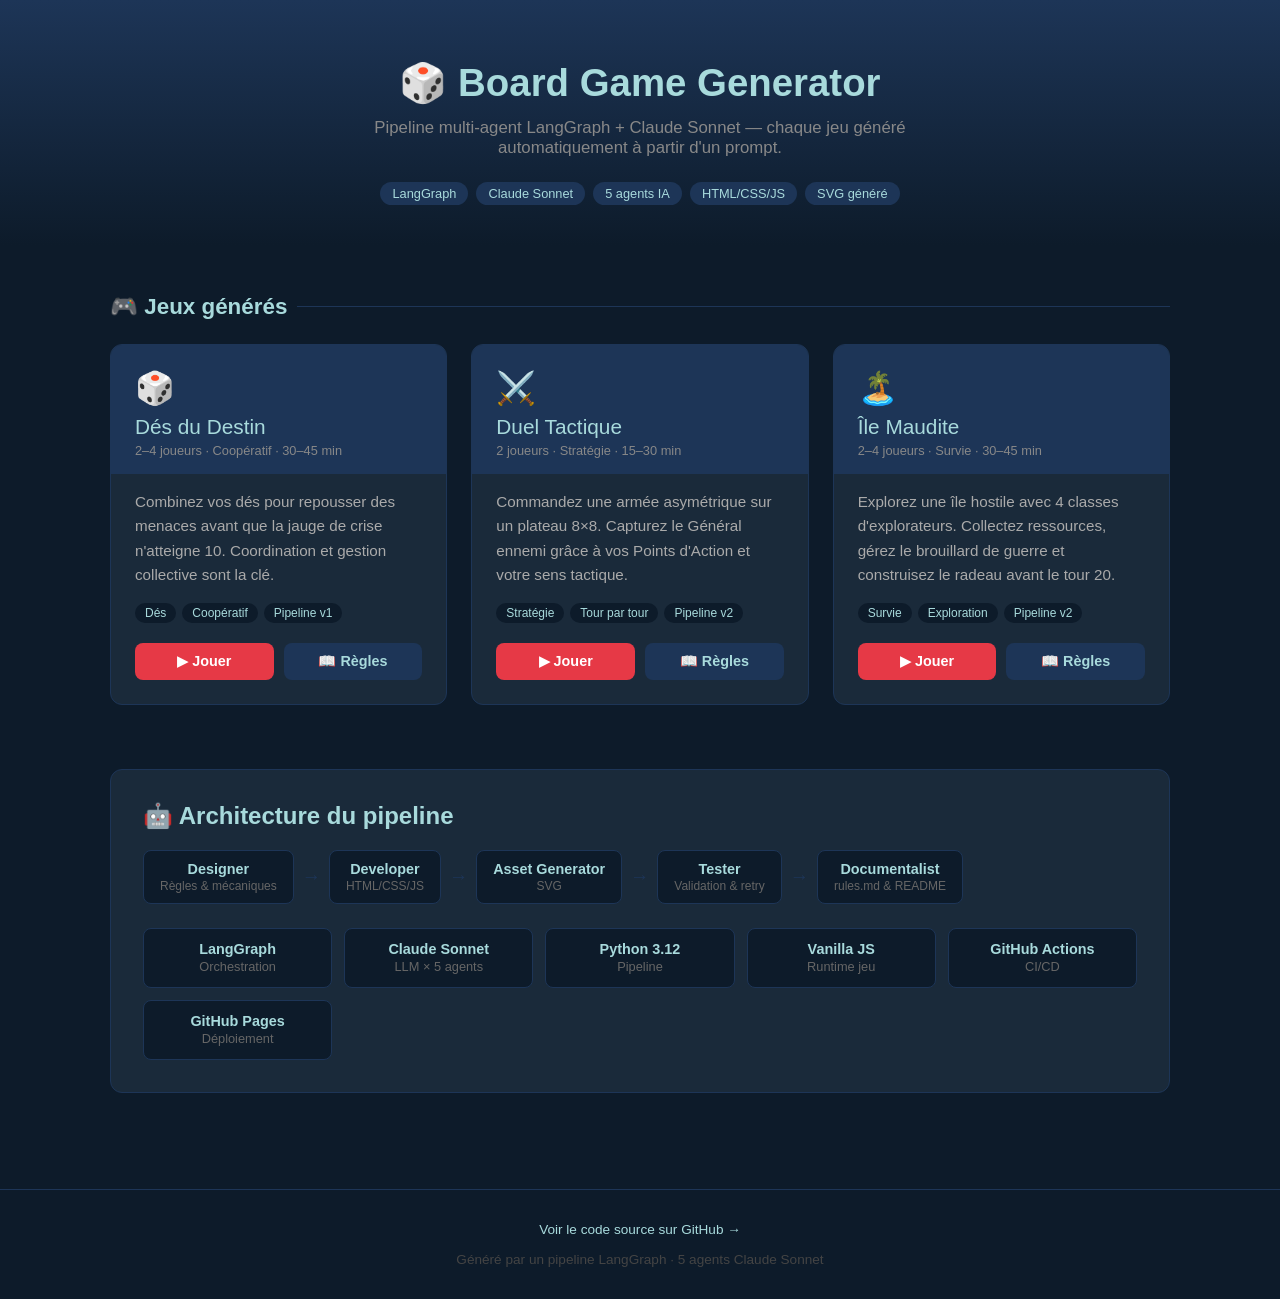
<file: index.html>
<!DOCTYPE html>
<html lang="fr">
<head>
  <meta charset="UTF-8">
  <meta name="viewport" content="width=device-width, initial-scale=1.0">
  <title>Board Game Generator — Portfolio IA</title>
  <style>
    * { box-sizing: border-box; margin: 0; padding: 0; }
    body {
      font-family: -apple-system, BlinkMacSystemFont, sans-serif;
      background: #0d1b2a;
      color: #e0e0e0;
      min-height: 100vh;
    }
    header {
      text-align: center;
      padding: 60px 20px 40px;
      background: linear-gradient(180deg, #1d3557 0%, #0d1b2a 100%);
    }
    header h1 {
      font-size: 2.4rem;
      color: #a8dadc;
      margin-bottom: 12px;
    }
    header p {
      color: #888;
      font-size: 1.05rem;
      max-width: 600px;
      margin: 0 auto 24px;
    }
    .badges { display: flex; gap: 8px; justify-content: center; flex-wrap: wrap; }
    .badge {
      background: #1d3557;
      color: #a8dadc;
      padding: 4px 12px;
      border-radius: 20px;
      font-size: 0.8rem;
    }
    main {
      max-width: 1100px;
      margin: 0 auto;
      padding: 48px 20px;
    }
    .section-title {
      font-size: 1.4rem;
      color: #a8dadc;
      margin-bottom: 24px;
      display: flex;
      align-items: center;
      gap: 10px;
    }
    .section-title::after {
      content: '';
      flex: 1;
      height: 1px;
      background: #1d3557;
    }
    .games-grid {
      display: grid;
      grid-template-columns: repeat(auto-fit, minmax(300px, 1fr));
      gap: 24px;
      margin-bottom: 64px;
    }
    .game-card {
      background: #1a2a3a;
      border: 1px solid #1d3557;
      border-radius: 12px;
      overflow: hidden;
      transition: transform .2s, border-color .2s;
    }
    .game-card:hover {
      transform: translateY(-4px);
      border-color: #a8dadc;
    }
    .card-header {
      padding: 24px 24px 16px;
      background: #1d3557;
    }
    .card-emoji { font-size: 2rem; margin-bottom: 8px; }
    .card-title {
      font-size: 1.3rem;
      color: #a8dadc;
      margin-bottom: 4px;
    }
    .card-meta {
      font-size: 0.8rem;
      color: #888;
    }
    .card-body { padding: 16px 24px 24px; }
    .card-desc {
      color: #aaa;
      font-size: 0.95rem;
      margin-bottom: 16px;
      line-height: 1.6;
    }
    .card-tags {
      display: flex;
      flex-wrap: wrap;
      gap: 6px;
      margin-bottom: 20px;
    }
    .tag {
      background: #0d1b2a;
      color: #a8dadc;
      padding: 3px 10px;
      border-radius: 12px;
      font-size: 0.75rem;
    }
    .card-actions { display: flex; gap: 10px; }
    .btn {
      flex: 1;
      padding: 10px;
      border-radius: 8px;
      text-decoration: none;
      text-align: center;
      font-size: 0.9rem;
      font-weight: 600;
      transition: opacity .2s;
    }
    .btn:hover { opacity: .8; }
    .btn-play { background: #e63946; color: white; }
    .btn-rules { background: #1d3557; color: #a8dadc; }
    .pipeline-section {
      background: #1a2a3a;
      border: 1px solid #1d3557;
      border-radius: 12px;
      padding: 32px;
      margin-bottom: 48px;
    }
    .pipeline-section h2 {
      color: #a8dadc;
      margin-bottom: 20px;
    }
    .pipeline-flow {
      display: flex;
      align-items: center;
      flex-wrap: wrap;
      gap: 8px;
      margin-bottom: 24px;
    }
    .agent {
      background: #0d1b2a;
      border: 1px solid #1d3557;
      border-radius: 8px;
      padding: 10px 16px;
      text-align: center;
    }
    .agent-name { color: #a8dadc; font-weight: 600; font-size: 0.9rem; }
    .agent-role { color: #666; font-size: 0.75rem; margin-top: 2px; }
    .arrow { color: #1d3557; font-size: 1.2rem; }
    .stack-grid {
      display: grid;
      grid-template-columns: repeat(auto-fit, minmax(160px, 1fr));
      gap: 12px;
    }
    .stack-item {
      background: #0d1b2a;
      border: 1px solid #1d3557;
      border-radius: 8px;
      padding: 12px;
      text-align: center;
    }
    .stack-item strong { color: #a8dadc; display: block; font-size: 0.9rem; }
    .stack-item span { color: #666; font-size: 0.8rem; }
    footer {
      text-align: center;
      padding: 32px;
      color: #444;
      font-size: 0.85rem;
      border-top: 1px solid #1d3557;
    }
    footer a { color: #a8dadc; text-decoration: none; }
  </style>
</head>
<body>

<header>
  <h1>🎲 Board Game Generator</h1>
  <p>Pipeline multi-agent LangGraph + Claude Sonnet —
     chaque jeu généré automatiquement à partir d'un prompt.</p>
  <div class="badges">
    <span class="badge">LangGraph</span>
    <span class="badge">Claude Sonnet</span>
    <span class="badge">5 agents IA</span>
    <span class="badge">HTML/CSS/JS</span>
    <span class="badge">SVG généré</span>
  </div>
</header>

<main>

  <h2 class="section-title">🎮 Jeux générés</h2>

  <div class="games-grid">

    <div class="game-card">
      <div class="card-header">
        <div class="card-emoji">🎲</div>
        <div class="card-title">Dés du Destin</div>
        <div class="card-meta">2–4 joueurs · Coopératif · 30–45 min</div>
      </div>
      <div class="card-body">
        <p class="card-desc">
          Combinez vos dés pour repousser des menaces avant
          que la jauge de crise n'atteigne 10. Coordination
          et gestion collective sont la clé.
        </p>
        <div class="card-tags">
          <span class="tag">Dés</span>
          <span class="tag">Coopératif</span>
          <span class="tag">Pipeline v1</span>
        </div>
        <div class="card-actions">
          <a href="output/des-du-destin/index.html" class="btn btn-play">▶ Jouer</a>
          <a href="output/des-du-destin/rules.html" class="btn btn-rules">📖 Règles</a>
        </div>
      </div>
    </div>

    <div class="game-card">
      <div class="card-header">
        <div class="card-emoji">⚔️</div>
        <div class="card-title">Duel Tactique</div>
        <div class="card-meta">2 joueurs · Stratégie · 15–30 min</div>
      </div>
      <div class="card-body">
        <p class="card-desc">
          Commandez une armée asymétrique sur un plateau 8×8.
          Capturez le Général ennemi grâce à vos Points d'Action
          et votre sens tactique.
        </p>
        <div class="card-tags">
          <span class="tag">Stratégie</span>
          <span class="tag">Tour par tour</span>
          <span class="tag">Pipeline v2</span>
        </div>
        <div class="card-actions">
          <a href="output/duel-tactique/index.html" class="btn btn-play">▶ Jouer</a>
          <a href="output/duel-tactique/rules.html" class="btn btn-rules">📖 Règles</a>
        </div>
      </div>
    </div>

    <div class="game-card">
      <div class="card-header">
        <div class="card-emoji">🏝️</div>
        <div class="card-title">Île Maudite</div>
        <div class="card-meta">2–4 joueurs · Survie · 30–45 min</div>
      </div>
      <div class="card-body">
        <p class="card-desc">
          Explorez une île hostile avec 4 classes d'explorateurs.
          Collectez ressources, gérez le brouillard de guerre
          et construisez le radeau avant le tour 20.
        </p>
        <div class="card-tags">
          <span class="tag">Survie</span>
          <span class="tag">Exploration</span>
          <span class="tag">Pipeline v2</span>
        </div>
        <div class="card-actions">
          <a href="output/ile-maudite/index.html" class="btn btn-play">▶ Jouer</a>
          <a href="output/ile-maudite/rules.html" class="btn btn-rules">📖 Règles</a>
        </div>
      </div>
    </div>

  </div>

  <div class="pipeline-section">
    <h2>🤖 Architecture du pipeline</h2>
    <div class="pipeline-flow">
      <div class="agent">
        <div class="agent-name">Designer</div>
        <div class="agent-role">Règles & mécaniques</div>
      </div>
      <span class="arrow">→</span>
      <div class="agent">
        <div class="agent-name">Developer</div>
        <div class="agent-role">HTML/CSS/JS</div>
      </div>
      <span class="arrow">→</span>
      <div class="agent">
        <div class="agent-name">Asset Generator</div>
        <div class="agent-role">SVG</div>
      </div>
      <span class="arrow">→</span>
      <div class="agent">
        <div class="agent-name">Tester</div>
        <div class="agent-role">Validation & retry</div>
      </div>
      <span class="arrow">→</span>
      <div class="agent">
        <div class="agent-name">Documentalist</div>
        <div class="agent-role">rules.md & README</div>
      </div>
    </div>
    <div class="stack-grid">
      <div class="stack-item">
        <strong>LangGraph</strong>
        <span>Orchestration</span>
      </div>
      <div class="stack-item">
        <strong>Claude Sonnet</strong>
        <span>LLM × 5 agents</span>
      </div>
      <div class="stack-item">
        <strong>Python 3.12</strong>
        <span>Pipeline</span>
      </div>
      <div class="stack-item">
        <strong>Vanilla JS</strong>
        <span>Runtime jeu</span>
      </div>
      <div class="stack-item">
        <strong>GitHub Actions</strong>
        <span>CI/CD</span>
      </div>
      <div class="stack-item">
        <strong>GitHub Pages</strong>
        <span>Déploiement</span>
      </div>
    </div>
  </div>

</main>

<footer>
  <a href="https://github.com/MalekSnous/boardgame-generator">
    Voir le code source sur GitHub →
  </a>
  <br><br>
  Généré par un pipeline LangGraph · 5 agents Claude Sonnet
</footer>

</body>
</html>
</file>
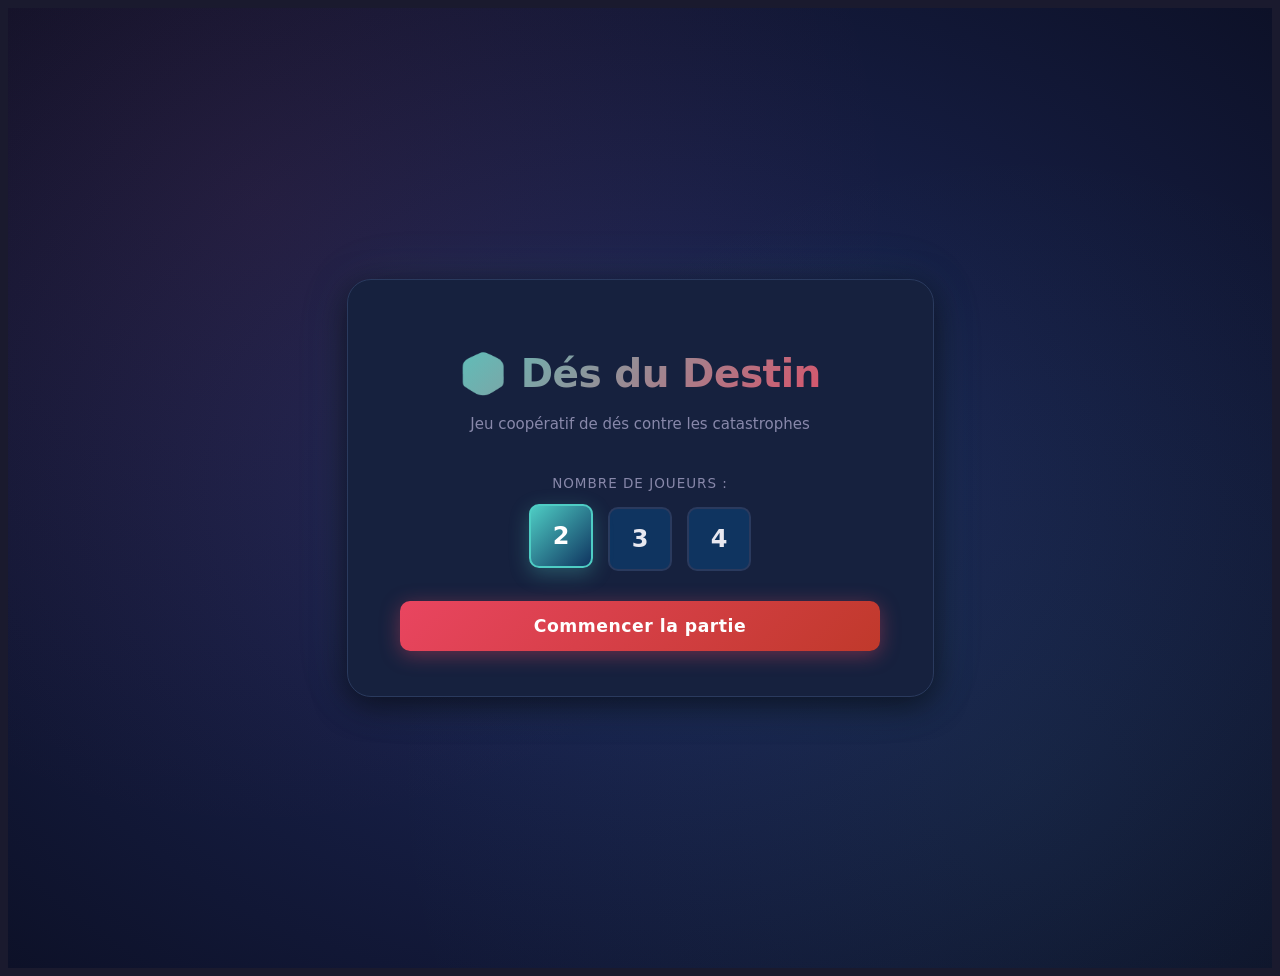
<file: output/des-du-destin/index.html>
<!DOCTYPE html>
<html lang="fr">
<head>
  <meta charset="UTF-8" />
  <meta name="viewport" content="width=device-width, initial-scale=1.0" />
  <title>Dés du Destin</title>
  <link rel="stylesheet" href="style.css" />
</head>
<body>

  <!-- ======================================================
       ÉCRAN DE CONFIGURATION
  ====================================================== -->
  <div id="setup-screen">
    <div id="setup-box">
      <h1 id="setup-title">🎲 Dés du Destin</h1>
      <p id="setup-subtitle">Jeu coopératif de dés contre les catastrophes</p>
      <div id="player-select">
        <label for="num-players-input">Nombre de joueurs :</label>
        <div id="player-buttons">
          <button class="player-count-btn" data-count="2">2</button>
          <button class="player-count-btn" data-count="3">3</button>
          <button class="player-count-btn" data-count="4">4</button>
        </div>
      </div>
      <button id="start-game-btn">Commencer la partie</button>
    </div>
  </div>

  <!-- ======================================================
       ÉCRAN DE JEU PRINCIPAL
  ====================================================== -->
  <div id="game-screen" class="hidden">

    <!-- HEADER -->
    <header id="game-header">
      <h1 id="game-title">🎲 Dés du Destin</h1>
      <div id="header-controls">
        <button id="new-game-btn">Nouvelle partie</button>
      </div>
    </header>

    <!-- MAIN LAYOUT -->
    <div id="main-layout">

      <!-- LEFT PANEL : info-panel -->
      <aside id="info-panel">

        <!-- Joueur actif -->
        <section id="active-player-section">
          <h2>Joueur actif</h2>
          <div id="active-player-indicator">
            <span id="active-player-emoji"></span>
            <span id="active-player-name"></span>
          </div>
          <div id="phase-indicator">
            <span id="phase-label"></span>
          </div>
        </section>

        <!-- Jauge de crise -->
        <section id="crisis-section">
          <h2>Jauge de Crise</h2>
          <div id="crisis-gauge-container">
            <div id="crisis-gauge-bar">
              <div id="crisis-gauge-fill"></div>
            </div>
            <div id="crisis-gauge-labels">
              <span id="crisis-value">0</span>
              <span id="crisis-max">/ 10</span>
            </div>
          </div>
          <div id="crisis-pips">
            <span class="crisis-pip" data-pip="0"></span>
            <span class="crisis-pip" data-pip="1"></span>
            <span class="crisis-pip" data-pip="2"></span>
            <span class="crisis-pip" data-pip="3"></span>
            <span class="crisis-pip" data-pip="4"></span>
            <span class="crisis-pip" data-pip="5"></span>
            <span class="crisis-pip" data-pip="6"></span>
            <span class="crisis-pip" data-pip="7"></span>
            <span class="crisis-pip" data-pip="8"></span>
            <span class="crisis-pip" data-pip="9"></span>
          </div>
        </section>

        <!-- Progression Menaces -->
        <section id="threats-section">
          <h2>Menaces</h2>
          <div id="threats-progress">
            <span id="threats-neutralized">0</span>
            <span> / </span>
            <span id="threats-target">15</span>
            <span> neutralisées</span>
          </div>
          <div id="threats-deck-count">
            Pioche : <span id="deck-remaining">15</span>
          </div>
        </section>

        <!-- Cartes Bouclier -->
        <section id="shields-section">
          <h2>Boucliers disponibles (<span id="shield-count">0</span>)</h2>
          <div id="shield-cards-list"></div>
        </section>

        <!-- Rappel combinaisons -->
        <section id="combo-reference">
          <h2>Combinaisons</h2>
          <ul id="combo-list">
            <li><strong>PAIRE</strong> → Crise −1</li>
            <li><strong>SUITE</strong> → Neutralise Menace</li>
            <li><strong>FULL</strong> → Crise −3 + Bouclier</li>
            <li><strong>BRELAN</strong> → Neutralise + Crise −2</li>
          </ul>
        </section>

      </aside>

      <!-- CENTER : game-board -->
      <main id="game-board">

        <!-- Tuile Menace active -->
        <section id="threat-board">
          <h2>Menace Active</h2>
          <div id="active-threat-card">
            <div id="threat-icon"></div>
            <div id="threat-name"></div>
            <div id="threat-desc"></div>
            <div id="threat-crisis-badge"></div>
          </div>
        </section>

        <!-- Zone de jeu du joueur actif -->
        <section id="player-turn-zone">

          <!-- Dés du joueur actif -->
          <div id="player-dice-section">
            <h3 id="player-dice-title">Vos dés</h3>
            <div id="player-dice-row">
              <div class="die-slot" id="die-slot-0">
                <div class="die" id="die-0" data-index="0">
                  <span class="die-value"></span>
                </div>
                <div class="die-label">Dé 1</div>
              </div>
              <div class="die-slot" id="die-slot-1">
                <div class="die" id="die-1" data-index="1">
                  <span class="die-value"></span>
                </div>
                <div class="die-label">Dé 2</div>
              </div>
              <div class="die-slot" id="die-slot-2">
                <div class="die" id="die-2" data-index="2">
                  <span class="die-value"></span>
                </div>
                <div class="die-label">Dé 3</div>
              </div>
            </div>
          </div>

          <!-- Dés offerts par les autres joueurs -->
          <div id="offered-dice-section">
            <h3>Dés offerts par les alliés</h3>
            <div id="offered-dice-row"></div>
            <p id="no-offers-msg" class="hidden">Aucun dé disponible.</p>
          </div>

          <!-- Aperçu combinaison -->
          <div id="combo-preview-section">
            <h3>Combinaison détectée</h3>
            <div id="combo-preview-label">—</div>
            <div id="combo-values-preview"></div>
          </div>

          <!-- Actions -->
          <div id="action-buttons">
            <button id="roll-btn" class="action-btn primary hidden">🎲 Lancer les dés</button>
            <button id="reroll-btn" class="action-btn secondary hidden">🔁 Confirmer la relance</button>
            <button id="skip-reroll-btn" class="action-btn neutral hidden">✋ Garder les dés</button>
            <button id="resolve-btn" class="action-btn success hidden">✅ Résoudre la combinaison</button>
            <button id="no-combo-btn" class="action-btn danger hidden">❌ Passer (pas de combo)</button>
          </div>

        </section>

      </main>

      <!-- RIGHT PANEL : joueurs + log -->
      <aside id="right-panel">

        <!-- Plateaux joueurs -->
        <section id="players-section">
          <h2>Joueurs</h2>
          <div id="players-list"></div>
        </section>

        <!-- Journal -->
        <section id="log-section">
          <h2>Journal</h2>
          <div id="log-container">
            <ul id="log-list"></ul>
          </div>
        </section>

      </aside>

    </div><!-- end #main-layout -->

  </div><!-- end #game-screen -->

  <!-- ======================================================
       ÉCRAN DE FIN DE PARTIE (gameover overlay)
  ====================================================== -->
  <div id="gameover-screen" class="hidden">
    <div id="gameover-box">
      <div id="gameover-icon"></div>
      <h1 id="gameover-title"></h1>
      <p id="gameover-message"></p>
      <div id="gameover-stats">
        <div class="stat-row">
          <span class="stat-label">Menaces neutralisées :</span>
          <span id="stat-neutralized" class="stat-value"></span>
        </div>
        <div class="stat-row">
          <span class="stat-label">Jauge de crise finale :</span>
          <span id="stat-crisis" class="stat-value"></span>
        </div>
        <div class="stat-row">
          <span class="stat-label">Boucliers restants :</span>
          <span id="stat-shields" class="stat-value"></span>
        </div>
      </div>
      <button id="gameover-new-game-btn">🎮 Nouvelle partie</button>
    </div>
  </div>

  <script src="game.js"></script>
  <script>
    // ============================================================
    // BOOTSTRAP — wiring setup screen & rendering
    // ============================================================

    let selectedNumPlayers = 2;

    document.querySelectorAll('.player-count-btn').forEach(btn => {
      btn.addEventListener('click', () => {
        document.querySelectorAll('.player-count-btn').forEach(b => b.classList.remove('selected'));
        btn.classList.add('selected');
        selectedNumPlayers = parseInt(btn.dataset.count, 10);
      });
    });
    // Default selection
    document.querySelector('.player-count-btn[data-count="2"]').classList.add('selected');

    document.getElementById('start-game-btn').addEventListener('click', () => {
      document.getElementById('setup-screen').classList.add('hidden');
      document.getElementById('game-screen').classList.remove('hidden');
      initGame(selectedNumPlayers);
    });

    document.getElementById('new-game-btn').addEventListener('click', () => {
      document.getElementById('game-screen').classList.add('hidden');
      document.getElementById('gameover-screen').classList.add('hidden');
      document.getElementById('setup-screen').classList.remove('hidden');
    });

    document.getElementById('gameover-new-game-btn').addEventListener('click', () => {
      document.getElementById('gameover-screen').classList.add('hidden');
      document.getElementById('setup-screen').classList.remove('hidden');
    });

    // ============================================================
    // RENDER FUNCTIONS (called by game.js via renderAll)
    // ============================================================

    function renderAll() {
      renderHeader();
      renderCrisisGauge();
      renderThreatsProgress();
      renderActiveThreat();
      renderPlayerDice();
      renderOfferedDice();
      renderComboPreview();
      renderActionButtons();
      renderPlayers();
      renderShields();
      renderLog();
      if (gameState.gameOver) renderGameOver();
    }

    function renderHeader() {
      const cp = currentPlayer();
      document.getElementById('active-player-emoji').textContent = cp.emoji;
      document.getElementById('active-player-name').textContent = cp.name;
      document.getElementById('active-player-indicator').className = 'player-color-' + cp.color;

      const phaseLabels = {
        setup:    '⚙️ Configuration',
        threat:   '⚠️ Révélation Menace',
        roll:     '🎲 Lancer les dés',
        reroll:   '🔁 Choisir la relance',
        combine:  '🤝 Combinaison',
        resolve:  '✅ Résolution',
        gameover: '🏁 Fin de partie',
      };
      document.getElementById('phase-label').textContent = phaseLabels[gameState.phase] || gameState.phase;
    }

    function renderCrisisGauge() {
      const val = gameState.crisisGauge;
      const max = gameState.maxCrisis;
      const pct = (val / max) * 100;
      document.getElementById('crisis-gauge-fill').style.width = pct + '%';
      document.getElementById('crisis-value').textContent = val;

      // Color by severity
      const fill = document.getElementById('crisis-gauge-fill');
      fill.className = '';
      if (val <= 3) fill.classList.add('gauge-safe');
      else if (val <= 6) fill.classList.add('gauge-warn');
      else fill.classList.add('gauge-danger');

      // Pips
      document.querySelectorAll('.crisis-pip').forEach(pip => {
        const n = parseInt(pip.dataset.pip, 10);
        pip.classList.toggle('active', n < val);
        pip.classList.toggle('danger', n >= 7 && n < val);
      });
    }

    function renderThreatsProgress() {
      document.getElementById('threats-neutralized').textContent = gameState.neutralizedThreats;
      document.getElementById('threats-target').textContent = gameState.targetNeutralized;
      document.getElementById('deck-remaining').textContent = gameState.threatDeck.length;
    }

    function renderActiveThreat() {
      const threat = gameState.activeThreat;
      const card = document.getElementById('active-threat-card');
      if (!threat) {
        card.classList.add('empty');
        document.getElementById('threat-icon').textContent = '—';
        document.getElementById('threat-name').textContent = 'Aucune menace active';
        document.getElementById('threat-desc').textContent = '';
        document.getElementById('threat-crisis-badge').textContent = '';
        return;
      }
      card.classList.remove('empty');
      card.classList.toggle('catastrophe', !!threat.catastrophe);
      document.getElementById('threat-icon').textContent = threat.icon;
      document.getElementById('threat-name').textContent = threat.name;
      document.getElementById('threat-desc').textContent = threat.desc;
      document.getElementById('threat-crisis-badge').textContent =
        threat.catastrophe ? '☠ CATASTROPHE' : (threat.crisis > 0 ? `Crise +${threat.crisis}` : '');
    }

    function renderPlayerDice() {
      const cp = currentPlayer();
      const phase = gameState.phase;

      for (let i = 0; i < 3; i++) {
        const die = document.getElementById('die-' + i);
        const slot = document.getElementById('die-slot-' + i);
        const val = cp.dice[i];

        die.className = 'die';
        die.setAttribute('data-index', i);

        if (val === 0) {
          die.classList.add('blocked');
          die.querySelector('.die-value').textContent = '🔒';
          slot.classList.add('blocked-slot');
        } else {
          slot.classList.remove('blocked-slot');

          if (phase === 'reroll') {
            die.classList.add('selectable');
            if (gameState.selectedDiceForReroll.includes(i)) {
              die.classList.add('selected-reroll');
            }
            die.onclick = () => { toggleDieForReroll(i); renderAll(); };
          } else {
            die.classList.remove('selectable');
            die.onclick = null;
          }
        }

        // Color by player
        die.classList.add('die-color-' + cp.color);

        // Show die faces dots
        renderDieFace(die, val > 0 ? val : 0);
      }

      document.getElementById('player-dice-title').textContent =
        `Dés de ${cp.emoji} ${cp.name}`;
    }

    const DIE_FACE_ASSETS = {
      1: 'assets/die_red_face1.svg',
      2: 'assets/die_red_face2.svg',
      3: 'assets/die_red_face3.svg',
      4: 'assets/die_red_face4.svg',
      5: 'assets/die_red_face5.svg',
      6: 'assets/die_red_face6.svg',
    };

    function renderDieFace(dieEl, value) {
      const valEl = dieEl.querySelector('.die-value');
      if (value > 0 && DIE_FACE_ASSETS[value]) {
        valEl.innerHTML = `<img src="${DIE_FACE_ASSETS[value]}" class="die-face-img" alt="${value}">`;
      } else {
        valEl.textContent = dieEl.classList.contains('blocked') ? '🔒' : '?';
      }
    }

    function renderOfferedDice() {
      const row = document.getElementById('offered-dice-row');
      const noMsg = document.getElementById('no-offers-msg');
      row.innerHTML = '';

      if (gameState.phase !== 'combine' && gameState.phase !== 'reroll') {
        noMsg.classList.add('hidden');
        return;
      }

      const offers = gameState.offeredDice;
      if (!offers || offers.length === 0) {
        noMsg.classList.remove('hidden');
        return;
      }
      noMsg.classList.add('hidden');

      offers.forEach((offer, i) => {
        const p = gameState.players[offer.playerIndex];
        const div = document.createElement('div');
        div.className = 'offered-die-slot';

        const die = document.createElement('div');
        die.className = `die die-color-${p.color} offered-die`;
        if (gameState.selectedOfferedDice.includes(i)) {
          die.classList.add('selected-offered');
        }
        const faceAsset = DIE_FACE_ASSETS[offer.value];
        die.innerHTML = faceAsset
          ? `<img src="${faceAsset}" class="die-face-img" alt="${offer.value}">`
          : `<span class="die-value">${offer.value}</span>`;
        die.title = `Dé de ${p.name}`;
        die.onclick = () => { toggleOfferedDie(i); renderAll(); };

        const label = document.createElement('div');
        label.className = 'offered-die-label';
        label.textContent = `${p.emoji} ${p.name}`;

        div.appendChild(die);
        div.appendChild(label);
        row.appendChild(div);
      });
    }

    function renderComboPreview() {
      const label = document.getElementById('combo-preview-label');
      const valPrev = document.getElementById('combo-values-preview');

      if (gameState.phase !== 'combine' && gameState.phase !== 'reroll') {
        label.textContent = '—';
        valPrev.textContent = '';
        return;
      }

      const cp = currentPlayer();
      const myDice = cp.dice.filter(d => d > 0);
      const offeredValues = gameState.selectedOfferedDice.map(i => gameState.offeredDice[i]?.value).filter(v => v !== undefined);
      const all = [...myDice, ...offeredValues];

      if (all.length === 0) {
        label.textContent = '—';
        valPrev.textContent = '';
        return;
      }

      const combo = detectCombination(all);
      label.textContent = combinationLabel(combo);
      label.className = combo ? 'combo-detected combo-' + combo : 'combo-none';
      valPrev.textContent = all.length > 0 ? `[${all.join(', ')}]` : '';
    }

    function renderActionButtons() {
      const phase = gameState.phase;
      const hide = id => document.getElementById(id).classList.add('hidden');
      const show = id => document.getElementById(id).classList.remove('hidden');

      // Hide all first
      ['roll-btn','reroll-btn','skip-reroll-btn','resolve-btn','no-combo-btn'].forEach(hide);

      if (gameState.gameOver) return;

      if (phase === 'roll') {
        show('roll-btn');
      } else if (phase === 'reroll') {
        show('reroll-btn');
        show('skip-reroll-btn');
      } else if (phase === 'combine') {
        show('resolve-btn');
        show('no-combo-btn');
      }
    }

    function renderPlayers() {
      const list = document.getElementById('players-list');
      list.innerHTML = '';
      gameState.players.forEach((p, i) => {
        const div = document.createElement('div');
        div.className = `player-card player-color-${p.color}`;
        if (i === gameState.currentPlayerIndex) div.classList.add('active-player-card');

        const PLAYER_BOARD_ASSETS = {
          red: 'assets/board_player_red.svg',
          blue: 'assets/board_player_blue.svg',
          green: 'assets/board_player_green.svg',
          yellow: 'assets/board_player_yellow.svg',
        };
        const boardAsset = PLAYER_BOARD_ASSETS[p.color] || '';
        const header = document.createElement('div');
        header.className = 'player-card-header';
        header.innerHTML = `${boardAsset ? `<img src="${boardAsset}" class="player-board-icon" alt="${p.color}">` : ''}
                            <span class="player-card-emoji">${p.emoji}</span>
                            <span class="player-card-name">${p.name}</span>
                            ${i === gameState.currentPlayerIndex ? '<span class="player-turn-badge">Tour</span>' : ''}`;

        const diceRow = document.createElement('div');
        diceRow.className = 'player-card-dice';

        p.dice.forEach((val, di) => {
          const d = document.createElement('span');
          d.className = `mini-die die-color-${p.color}`;
          if (val === 0) {
            d.textContent = '🔒';
            d.classList.add('mini-die-blocked');
          } else {
            d.textContent = val || '?';
          }
          diceRow.appendChild(d);
        });

        const reserve = document.createElement('div');
        reserve.className = 'player-card-reserve';
        if (p.reserveDie !== null && !p.reserveDieUsed) {
          reserve.innerHTML = `<span class="reserve-label">Réserve:</span>
                               <span class="mini-die die-color-${p.color}">${p.reserveDie}</span>`;
        } else {
          reserve.innerHTML = `<span class="reserve-label reserve-empty">Pas de réserve</span>`;
        }

        div.appendChild(header);
        div.appendChild(diceRow);
        div.appendChild(reserve);
        list.appendChild(div);
      });
    }

    function renderShields() {
      const list = document.getElementById('shield-cards-list');
      const count = document.getElementById('shield-count');
      const cards = gameState.shieldCards;
      count.textContent = cards.length;
      list.innerHTML = '';

      if (cards.length === 0) {
        list.innerHTML = '<p class="no-shields">Aucun bouclier disponible.</p>';
        return;
      }

      cards.forEach((card, i) => {
        const div = document.createElement('div');
        div.className = 'shield-card';

        const canUse = (gameState.phase === 'combine' || gameState.phase === 'reroll') && !gameState.usedShieldThisTurn;
        const isPassive = card.effect === 'block_cata';

        div.innerHTML = `<span class="shield-icon">${card.icon}</span>
                         <span class="shield-name">${card.name}</span>
                         <span class="shield-desc">${card.desc}</span>`;

        if (!isPassive && canUse) {
          const btn = document.createElement('button');
          btn.className = 'shield-use-btn';
          btn.textContent = 'Utiliser';
          btn.onclick = () => { useShield(i); };
          div.appendChild(btn);
        } else if (isPassive) {
          const tag = document.createElement('span');
          tag.className = 'shield-passive-tag';
          tag.textContent = 'Auto';
          div.appendChild(tag);
        }

        list.appendChild(div);
      });
    }

    function renderLog() {
      const ul = document.getElementById('log-list');
      ul.innerHTML = '';
      gameState.log.forEach(msg => {
        const li = document.createElement('li');
        li.textContent = msg;
        ul.appendChild(li);
      });
    }

    function renderGameOver() {
      const screen = document.getElementById('gameover-screen');
      screen.classList.remove('hidden');

      const isWin = gameState.winner === 'players';
      document.getElementById('gameover-icon').textContent = isWin ? '🏆' : '💀';
      document.getElementById('gameover-title').textContent = isWin ? 'VICTOIRE !' : 'DÉFAITE !';
      document.getElementById('gameover-message').textContent = isWin
        ? 'L\'équipe a repoussé toutes les catastrophes !'
        : 'La crise a submergé les défenses…';

      document.getElementById('stat-neutralized').textContent =
        `${gameState.neutralizedThreats} / ${gameState.targetNeutralized}`;
      document.getElementById('stat-crisis').textContent =
        `${gameState.crisisGauge} / ${gameState.maxCrisis}`;
      document.getElementById('stat-shields').textContent =
        gameState.shieldCards.length;

      screen.classList.toggle('win', isWin);
      screen.classList.toggle('lose', !isWin);
    }

    // ============================================================
    // BUTTON WIRING
    // ============================================================

    document.getElementById('roll-btn').addEventListener('click', () => {
      rollDice();
    });

    document.getElementById('reroll-btn').addEventListener('click', () => {
      confirmReroll();
    });

    document.getElementById('skip-reroll-btn').addEventListener('click', () => {
      skipReroll();
    });

    document.getElementById('resolve-btn').addEventListener('click', () => {
      resolveCombination();
    });

    document.getElementById('no-combo-btn').addEventListener('click', () => {
      applyNoCombo();
    });

  </script>
</body>
</html>
</file>
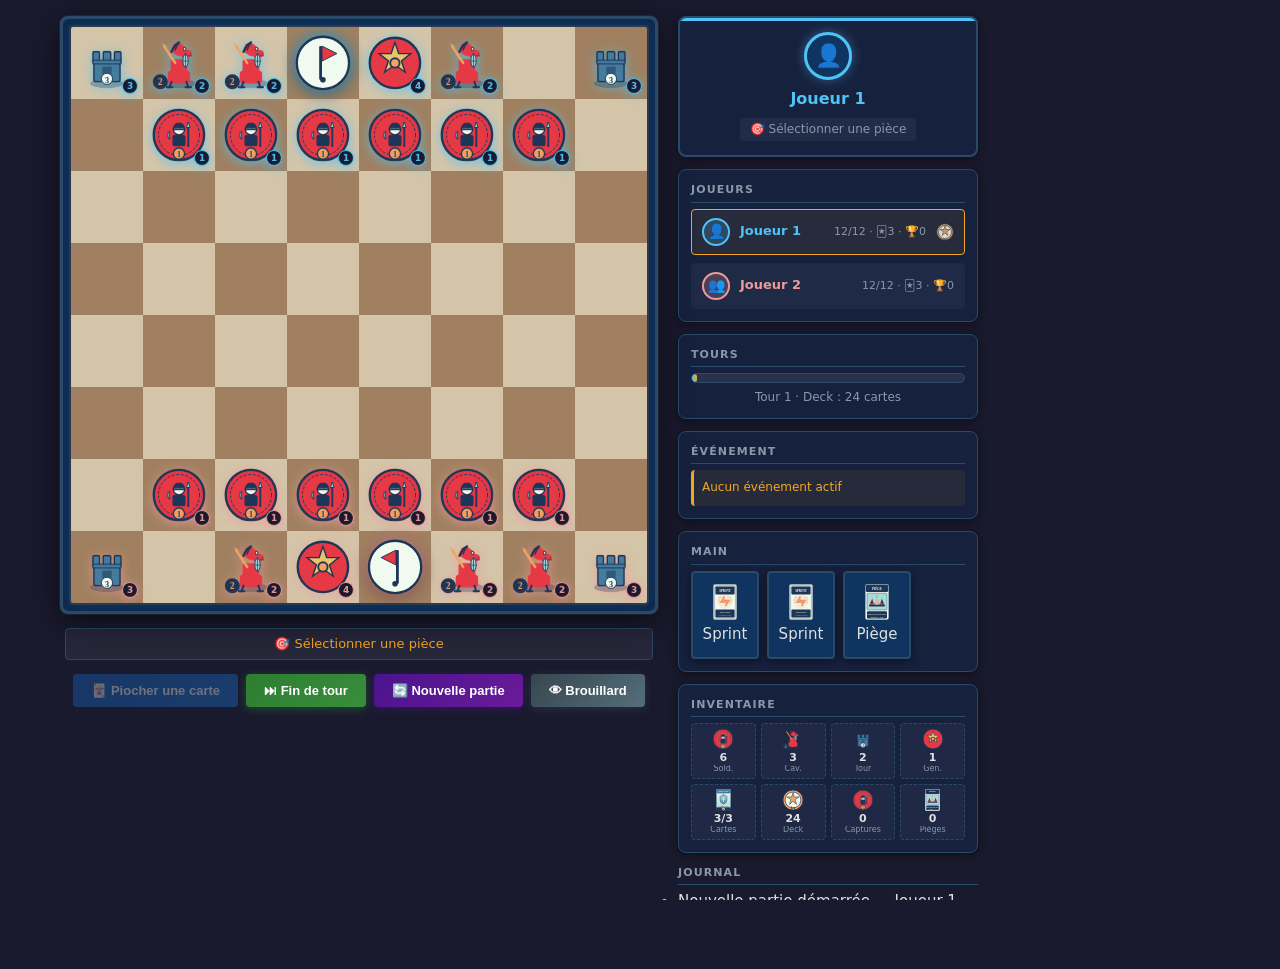
<file: output/Duel Tactique/index.html>
<!DOCTYPE html>
<html lang="fr">
<head>
  <meta charset="UTF-8" />
  <meta name="viewport" content="width=device-width, initial-scale=1.0" />
  <title>Duel Tactique</title>
  <link rel="stylesheet" href="style.css" />
</head>
<body>

  <!-- Écran de fin de partie -->
  <div id="gameover-screen" class="hidden">
    <div id="gameover-content">
      <h1 id="gameover-title">Partie terminée</h1>
      <p id="gameover-msg"></p>
      <button id="btn-new-game-over">Nouvelle partie</button>
    </div>
  </div>

  <!-- Conteneur principal -->
  <div id="game-board">

    <!-- Plateau de jeu -->
    <div id="board-section">
      <div id="board-wrapper">
        <div id="board-grid">
          <!-- Cases générées dynamiquement par game.js -->
        </div>
      </div>

      <!-- Message d'aide contextuel -->
      <div id="context-message"></div>

      <!-- Boutons d'action principaux sous le plateau -->
      <div id="action-buttons">
        <button id="btn-draw-card">🃏 Piocher une carte</button>
        <button id="btn-end-turn">⏭ Fin de tour</button>
        <button id="btn-new-game">🔄 Nouvelle partie</button>
        <button id="fog-toggle">👁 Brouillard</button>
      </div>
    </div>

    <!-- Panneau latéral d'informations -->
    <div id="info-panel">

      <!-- Joueur actif -->
      <div id="active-player-section">
        <div id="active-player-avatar"></div>
        <div id="active-player-name">Joueur 1</div>
        <div id="phase-label">🎯 Sélectionner une pièce</div>
      </div>

      <!-- Liste des joueurs avec PV -->
      <div id="players-section">
        <h3>Joueurs</h3>
        <ul id="players-list">
          <!-- Généré par game.js -->
        </ul>
      </div>

      <!-- Barre de progression des tours -->
      <div id="turn-section">
        <h3>Tours</h3>
        <div id="turn-bar">
          <div id="turn-bar-fill"></div>
        </div>
        <div id="turn-count"></div>
      </div>

      <!-- Dernier événement -->
      <div id="last-event-section">
        <h3>Événement</h3>
        <div id="last-event-box">—</div>
      </div>

      <!-- Main du joueur actif -->
      <div id="hand-section">
        <h3>Main</h3>
        <div id="hand-cards">
          <!-- Cartes générées par game.js -->
        </div>
      </div>

      <!-- Inventaire / emplacements -->
      <div id="inventory-section">
        <h3>Inventaire</h3>
        <div id="inventory-slots">
          <div class="inventory-slot" data-slot="0"></div>
          <div class="inventory-slot" data-slot="1"></div>
          <div class="inventory-slot" data-slot="2"></div>
          <div class="inventory-slot" data-slot="3"></div>
          <div class="inventory-slot" data-slot="4"></div>
          <div class="inventory-slot" data-slot="5"></div>
          <div class="inventory-slot" data-slot="6"></div>
          <div class="inventory-slot" data-slot="7"></div>
        </div>
      </div>

      <!-- Journal des actions -->
      <div id="log-section">
        <h3>Journal</h3>
        <ul id="log-list">
          <!-- Généré par game.js -->
        </ul>
      </div>

    </div>
    <!-- fin #info-panel -->

  </div>
  <!-- fin #game-board -->

  <script src="game.js"></script>
</body>
</html>
</file>
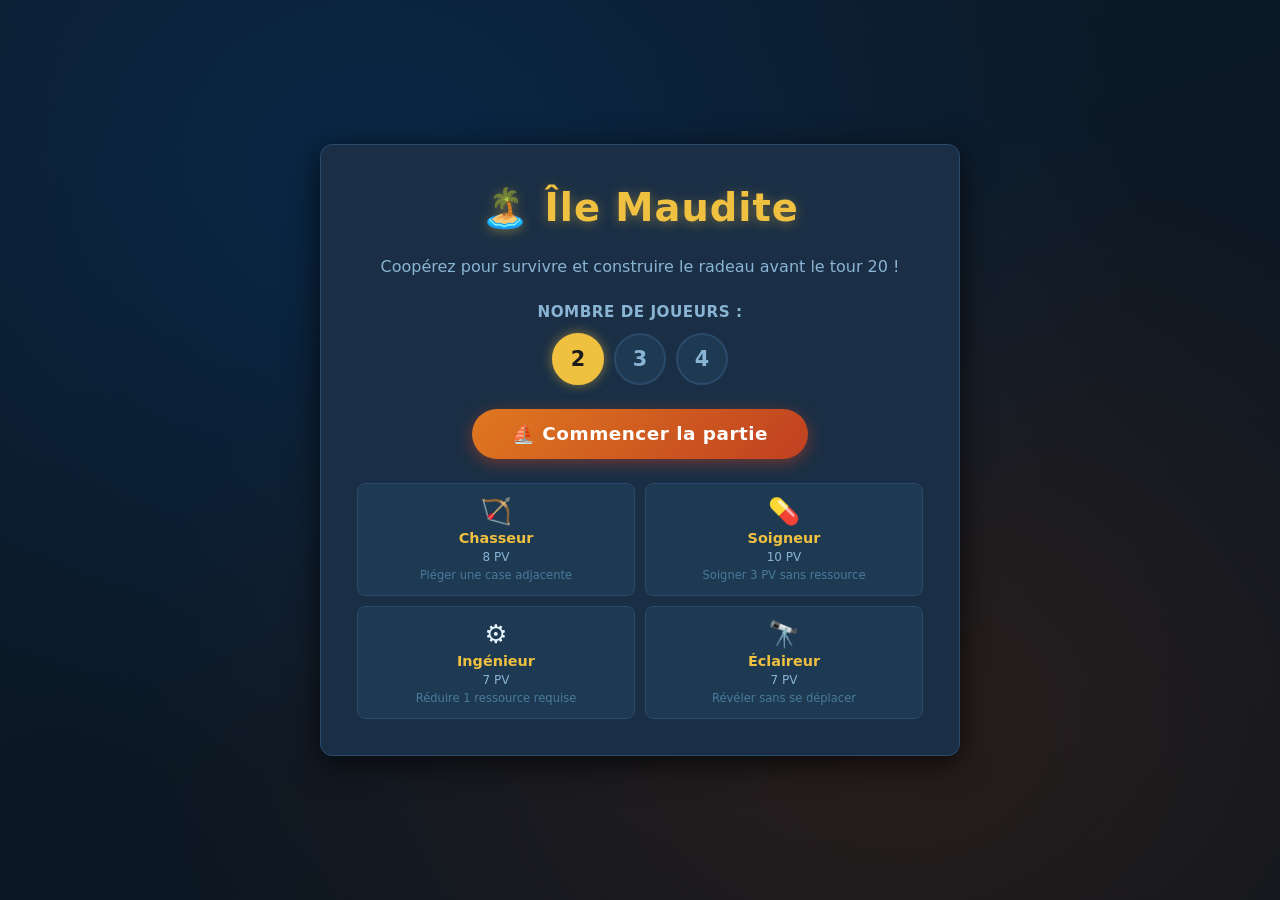
<file: output/ile-maudite/index.html>
<!DOCTYPE html>
<html lang="fr">
<head>
  <meta charset="UTF-8" />
  <meta name="viewport" content="width=device-width, initial-scale=1.0" />
  <title>Île Maudite</title>
  <link rel="stylesheet" href="style.css" />
</head>
<body>

  <div id="app">

    <!-- ===== ÉCRAN DE DÉMARRAGE ===== -->
    <div id="start-screen">
      <div id="start-card">
        <h1 id="start-title">🏝️ Île Maudite</h1>
        <p id="start-subtitle">Coopérez pour survivre et construire le radeau avant le tour 20 !</p>
        <div id="player-select">
          <label for="player-count-input">Nombre de joueurs :</label>
          <div id="player-count-buttons">
            <button class="count-btn active" data-count="2">2</button>
            <button class="count-btn" data-count="3">3</button>
            <button class="count-btn" data-count="4">4</button>
          </div>
        </div>
        <button id="start-btn">⛵ Commencer la partie</button>
        <div id="class-preview">
          <div class="class-card">
            <span class="class-emoji">🏹</span>
            <span class="class-name">Chasseur</span>
            <span class="class-hp">8 PV</span>
            <span class="class-ability">Piéger une case adjacente</span>
          </div>
          <div class="class-card">
            <span class="class-emoji">💊</span>
            <span class="class-name">Soigneur</span>
            <span class="class-hp">10 PV</span>
            <span class="class-ability">Soigner 3 PV sans ressource</span>
          </div>
          <div class="class-card">
            <span class="class-emoji">⚙️</span>
            <span class="class-name">Ingénieur</span>
            <span class="class-hp">7 PV</span>
            <span class="class-ability">Réduire 1 ressource requise</span>
          </div>
          <div class="class-card">
            <span class="class-emoji">🔭</span>
            <span class="class-name">Éclaireur</span>
            <span class="class-hp">7 PV</span>
            <span class="class-ability">Révéler sans se déplacer</span>
          </div>
        </div>
      </div>
    </div>

    <!-- ===== ÉCRAN DE JEU ===== -->
    <div id="game-screen" class="hidden">

      <!-- En-tête -->
      <header id="game-header">
        <div id="header-left">
          <span id="game-title-small">🏝️ Île Maudite</span>
        </div>
        <div id="header-center">
          <div id="turn-tracker">
            <span id="turn-label">Tour</span>
            <span id="turn-current">1</span>
            <span id="turn-sep">/</span>
            <span id="turn-max">20</span>
          </div>
          <div id="turn-bar-container">
            <div id="turn-bar"></div>
          </div>
        </div>
        <div id="header-right">
          <button id="new-game-btn">🔄 Nouvelle partie</button>
        </div>
      </header>

      <!-- Corps principal -->
      <main id="main-area">

        <!-- Panneau gauche : infos joueurs + inventaire -->
        <aside id="info-panel">

          <!-- Joueur actif -->
          <section id="active-player-section">
            <h2 id="active-player-title">Joueur actif</h2>
            <div id="active-player-card">
              <div id="active-player-emoji"></div>
              <div id="active-player-details">
                <div id="active-player-name"></div>
                <div id="active-player-class"></div>
                <div id="active-player-hp-bar-container">
                  <div id="active-player-hp-bar"></div>
                </div>
                <div id="active-player-hp-text"></div>
              </div>
            </div>
            <div id="active-player-ability">
              <div id="ability-name"></div>
              <div id="ability-desc"></div>
            </div>
          </section>

          <!-- Phase actuelle -->
          <section id="phase-section">
            <div id="phase-indicator">
              <span id="phase-icon"></span>
              <span id="phase-text"></span>
            </div>
            <div id="phase-hint"></div>
          </section>

          <!-- Actions disponibles -->
          <section id="actions-section">
            <h2>Actions</h2>
            <div id="action-buttons">
              <button id="btn-collect" class="action-btn" title="Collecter la ressource de la case actuelle">
                🎒 Collecter
              </button>
              <button id="btn-heal" class="action-btn" title="Dépenser 1 Nourriture pour soigner 2 PV">
                🩹 Soigner
              </button>
              <button id="btn-build" class="action-btn" title="Construire le radeau (tous sur la Plage)">
                🛶 Construire
              </button>
              <button id="btn-ability" class="action-btn ability-btn" title="Utiliser votre capacité spéciale">
                ✨ Capacité
              </button>
            </div>

            <!-- Passer l'action -->
            <button id="btn-pass" class="action-btn pass-btn hidden">⏭️ Passer l'action</button>

            <!-- Sous-menu soigner : choisir cible -->
            <div id="heal-target-menu" class="hidden">
              <div id="heal-target-label">Choisir la cible :</div>
              <div id="heal-target-list"></div>
              <button id="heal-cancel-btn" class="cancel-btn">Annuler</button>
            </div>

            <!-- Sous-menu Ingénieur : choisir ressource -->
            <div id="engineer-pick-menu" class="hidden">
              <div id="engineer-pick-label">Réduire quelle ressource ?</div>
              <div id="engineer-pick-buttons">
                <button class="eng-pick-btn" data-resource="food">🍖 Nourriture</button>
                <button class="eng-pick-btn" data-resource="wood">🪵 Bois</button>
                <button class="eng-pick-btn" data-resource="metal">⚙️ Métal</button>
              </div>
              <button id="engineer-cancel-btn" class="cancel-btn">Annuler</button>
            </div>

            <!-- Bouton piocher événement -->
            <button id="btn-draw-event" class="action-btn event-btn hidden">
              📋 Piocher Événement
            </button>
          </section>

          <!-- Inventaire commun -->
          <section id="inventory-section">
            <h2>Inventaire commun <span id="inventory-count">(0/8)</span></h2>
            <div id="inventory-grid">
              <div class="inv-slot" id="inv-food">
                <span class="inv-icon">🍖</span>
                <span class="inv-label">Nourriture</span>
                <span class="inv-value" id="inv-food-val">0</span>
                <span class="inv-needed" id="inv-food-needed">/3</span>
              </div>
              <div class="inv-slot" id="inv-wood">
                <span class="inv-icon">🪵</span>
                <span class="inv-label">Bois</span>
                <span class="inv-value" id="inv-wood-val">0</span>
                <span class="inv-needed" id="inv-wood-needed">/3</span>
              </div>
              <div class="inv-slot" id="inv-metal">
                <span class="inv-icon">⚙️</span>
                <span class="inv-label">Métal</span>
                <span class="inv-value" id="inv-metal-val">0</span>
                <span class="inv-needed" id="inv-metal-needed">/3</span>
              </div>
            </div>
            <div id="inventory-slots">
              <!-- 8 emplacements visuels -->
              <div class="inv-visual-slot" id="inv-vis-0"></div>
              <div class="inv-visual-slot" id="inv-vis-1"></div>
              <div class="inv-visual-slot" id="inv-vis-2"></div>
              <div class="inv-visual-slot" id="inv-vis-3"></div>
              <div class="inv-visual-slot" id="inv-vis-4"></div>
              <div class="inv-visual-slot" id="inv-vis-5"></div>
              <div class="inv-visual-slot" id="inv-vis-6"></div>
              <div class="inv-visual-slot" id="inv-vis-7"></div>
            </div>
            <div id="engineer-discount-badge" class="hidden">
              ⚙️ Réduction : <span id="engineer-discount-resource"></span>
            </div>
          </section>

          <!-- Tous les joueurs -->
          <section id="all-players-section">
            <h2>Explorateurs</h2>
            <div id="all-players-list">
              <!-- Généré dynamiquement -->
            </div>
          </section>

          <!-- Dernier événement -->
          <section id="last-event-section">
            <h2>Dernier événement</h2>
            <div id="last-event-display">
              <span id="last-event-emoji">—</span>
              <span id="last-event-name">Aucun</span>
            </div>
            <div id="last-event-desc"></div>
          </section>

        </aside>

        <!-- Plateau de jeu -->
        <div id="board-area">
          <div id="game-board">
            <!-- 49 cases générées dynamiquement par game.js -->
          </div>
          <div id="board-legend">
            <span class="legend-item"><span>🏖️</span> Plage</span>
            <span class="legend-item"><span>🌲</span> Forêt (Bois)</span>
            <span class="legend-item"><span>🌾</span> Plaine (Nourriture)</span>
            <span class="legend-item"><span>🏚️</span> Ruine (Métal)</span>
            <span class="legend-item"><span>🌿</span> Marais (-1 PV)</span>
            <span class="legend-item"><span>🌋</span> Volcan (interdit)</span>
            <span class="legend-item"><span>❓</span> Brouillard</span>
          </div>
        </div>

        <!-- Journal -->
        <aside id="log-panel">
          <h2 id="log-title">📜 Journal</h2>
          <div id="log-list">
            <!-- Entrées générées dynamiquement -->
          </div>
        </aside>

      </main>

      <!-- Message contextuel (mode abilité, etc.) -->
      <div id="context-message" class="hidden">
        <span id="context-message-text"></span>
        <button id="context-cancel-btn" class="cancel-btn">Annuler</button>
      </div>

    </div>

    <!-- ===== ÉCRAN DE FIN DE PARTIE ===== -->
    <div id="game-over-screen" class="hidden">
      <div id="game-over-card">
        <div id="game-over-icon"></div>
        <h2 id="game-over-title"></h2>
        <p id="game-over-reason"></p>
        <div id="game-over-stats">
          <div class="stat-item">
            <span class="stat-label">Tours joués</span>
            <span class="stat-value" id="stat-turns"></span>
          </div>
          <div class="stat-item">
            <span class="stat-label">🍖 Nourriture</span>
            <span class="stat-value" id="stat-food"></span>
          </div>
          <div class="stat-item">
            <span class="stat-label">🪵 Bois</span>
            <span class="stat-value" id="stat-wood"></span>
          </div>
          <div class="stat-item">
            <span class="stat-label">⚙️ Métal</span>
            <span class="stat-value" id="stat-metal"></span>
          </div>
        </div>
        <div id="game-over-players">
          <!-- Résumé PV joueurs -->
        </div>
        <button id="game-over-new-btn">🔄 Nouvelle partie</button>
      </div>
    </div>

  </div><!-- #app -->

  <script src="game.js"></script>
</body>
</html>
</file>
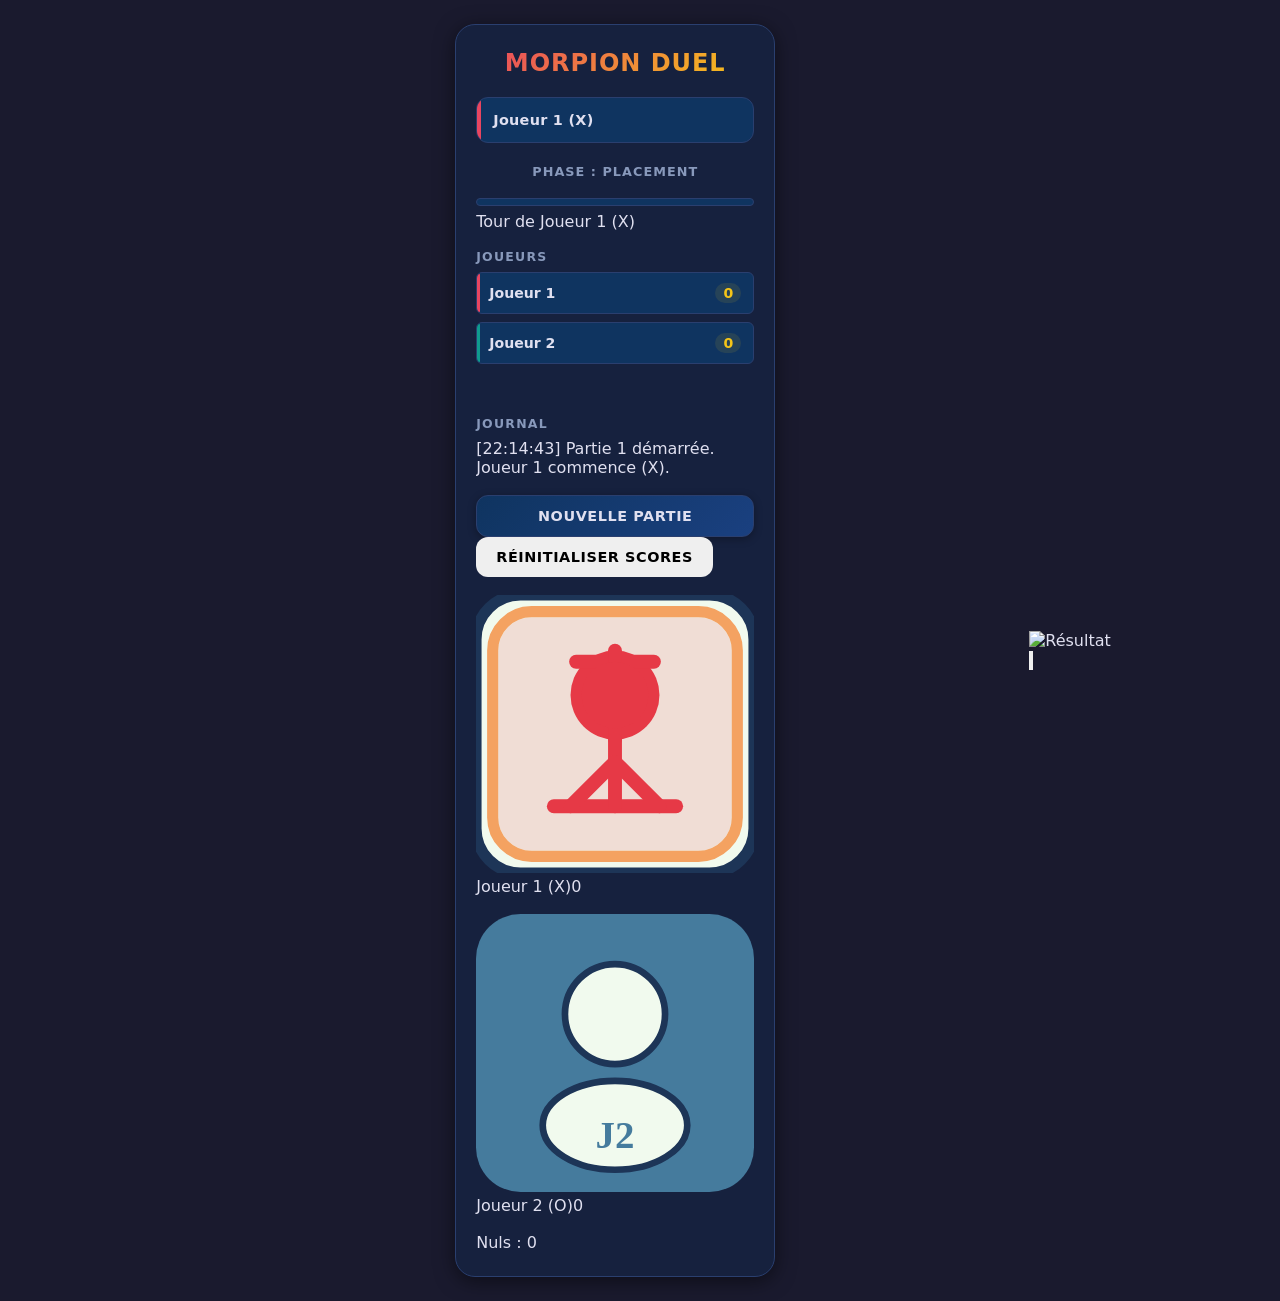
<file: output/Morpion Duel/index.html>
<!DOCTYPE html>
<html lang="fr">
<head>
  <meta charset="UTF-8" />
  <meta name="viewport" content="width=device-width, initial-scale=1.0" />
  <title>Morpion Duel</title>
  <link rel="stylesheet" href="style.css" />
</head>
<body>

  <div id="app">

    <!-- ═══════════════════════════════════════════════════════════
         PLATEAU DE JEU
         buildBoardDOM() vide et recrée : img#board-bg + div#cell-grid
    ════════════════════════════════════════════════════════════ -->
    <main id="game-board">
    </main>

    <!-- ═══════════════════════════════════════════════════════════
         PANNEAU D'INFORMATION
    ════════════════════════════════════════════════════════════ -->
    <aside id="info-panel">

      <!-- Titre -->
      <h1 class="game-title">Morpion Duel</h1>

      <!-- Indicateur du joueur actif (imgs retirées — buildInfoPanel les recrée) -->
      <section id="active-player" aria-live="polite">
        <div class="active-player__details">
          <span id="player-label" class="player-label">Joueur 1 (X)</span>
        </div>
      </section>

      <!-- Phase courante -->
      <section id="phase-section">
        <span id="phase-label" class="phase-label">Phase : Placement</span>
      </section>

      <!-- Indicateur de tour — renommé turn-count → turn-info -->
      <section id="turn-section">
        <div id="turn-bar" role="progressbar" aria-valuemin="0" aria-valuemax="9">
          <div id="turn-bar-fill"></div>
        </div>
        <span id="turn-info" class="turn-info">Tour de Joueur 1 (X)</span>
      </section>

      <!-- Liste des joueurs (imgs retirées — scores lus directement par game.js) -->
      <section id="players-section">
        <h2 class="section-title">Joueurs</h2>
        <ul id="players-list" class="players-list">
          <li class="player-entry player-entry--1" data-player="1">
            <span class="player-entry__name">Joueur 1</span>
            <span class="player-entry__score" id="score-player1">0</span>
          </li>
          <li class="player-entry player-entry--2" data-player="2">
            <span class="player-entry__name">Joueur 2</span>
            <span class="player-entry__score" id="score-player2">0</span>
          </li>
        </ul>
      </section>

      <!-- Message contextuel d'aide -->
      <section id="context-section">
        <p id="context-message" class="context-message" aria-live="polite"></p>
      </section>

      <!-- Journal des actions — log-container conservé, game-log ajouté -->
      <section id="log-section">
        <h2 class="section-title">Journal</h2>
        <div id="log-container" class="log-container" aria-live="polite" aria-relevant="additions">
          <ul id="game-log"></ul>
        </div>
      </section>

      <!-- Boutons — new-game-btn → btn-new-game ; btn-reset-scores ajouté -->
      <section id="actions-section">
        <button id="btn-new-game" class="btn btn--new-game" aria-label="Nouvelle partie">
          Nouvelle partie
        </button>
        <button id="btn-reset-scores" class="btn btn--reset" aria-label="Réinitialiser les scores">
          Réinitialiser scores
        </button>
      </section>

    </aside>

    <!-- overlay de fin de partie (#game-overlay) créé dynamiquement par buildOverlay()
         et appendé à <body>. L'ancien #game-over-screen statique est supprimé. -->

  </div><!-- /#app -->

  <script src="game.js"></script>
</body>
</html>
</file>
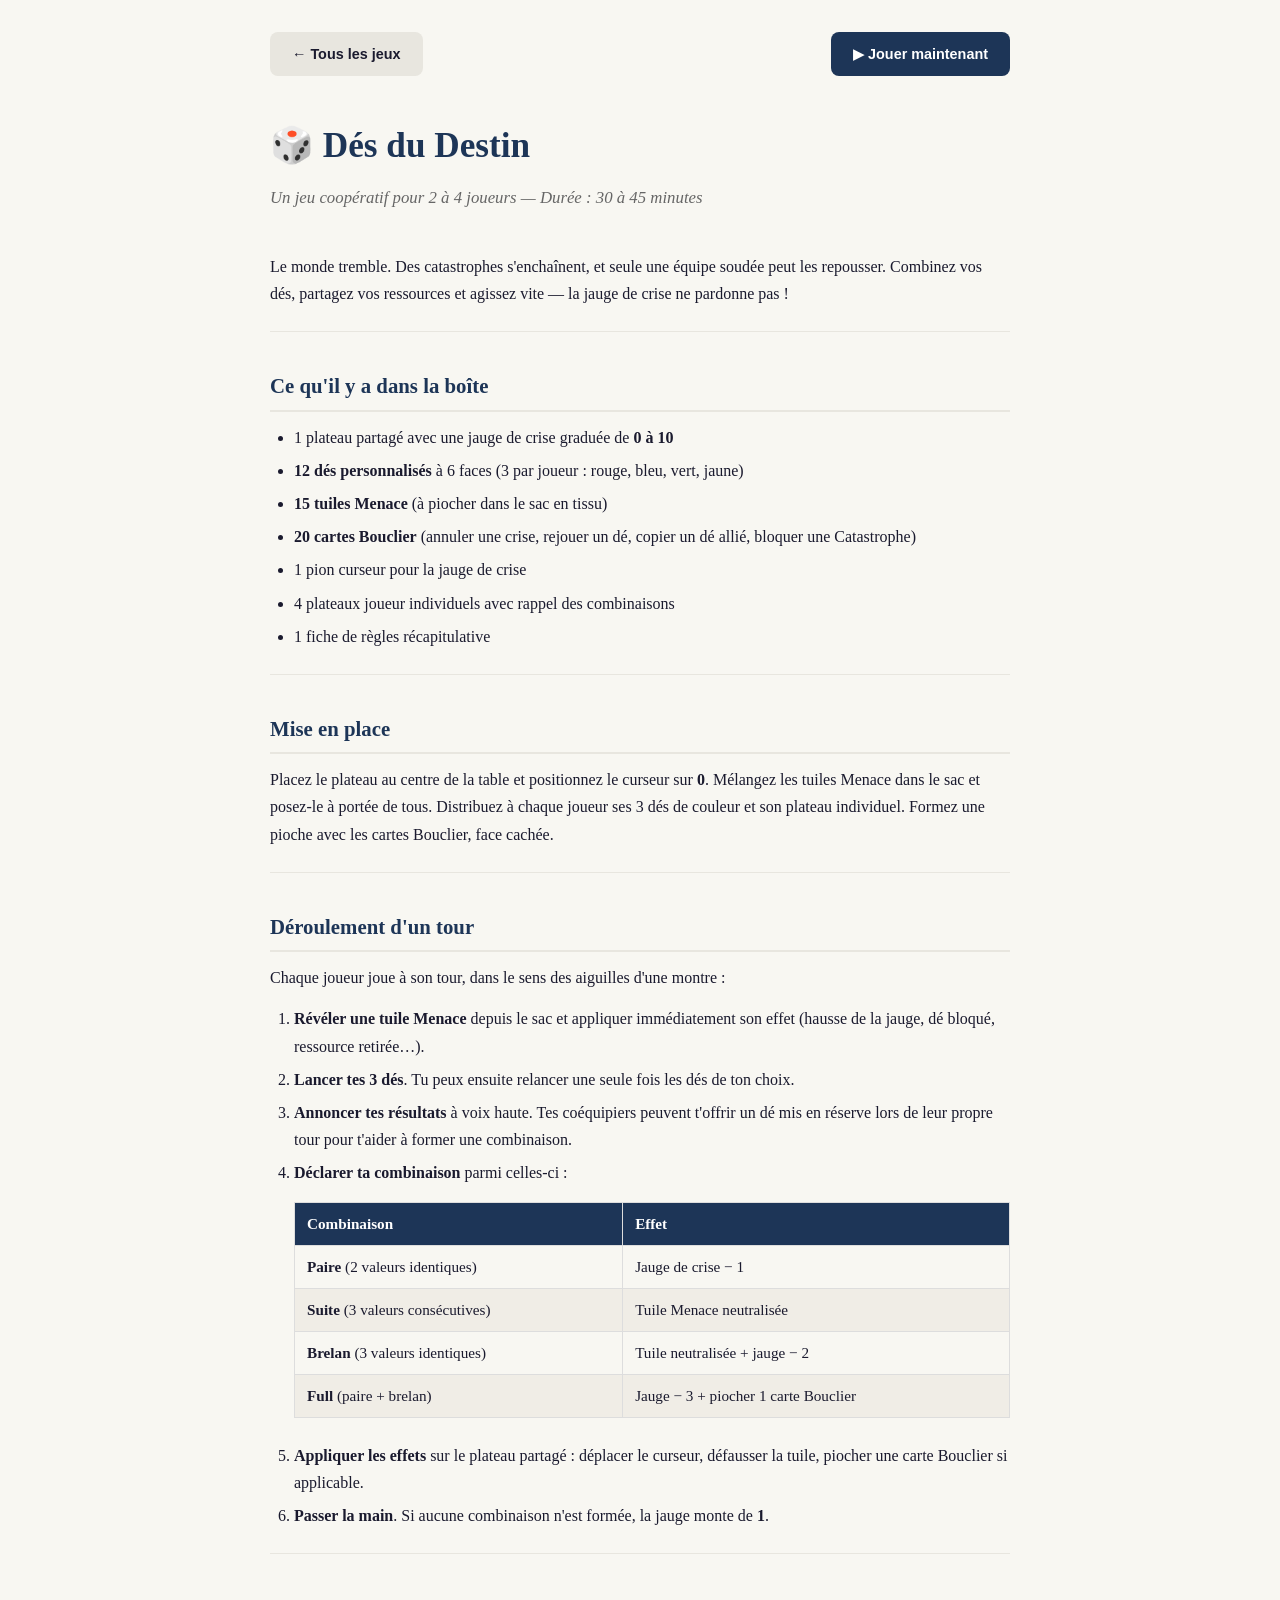
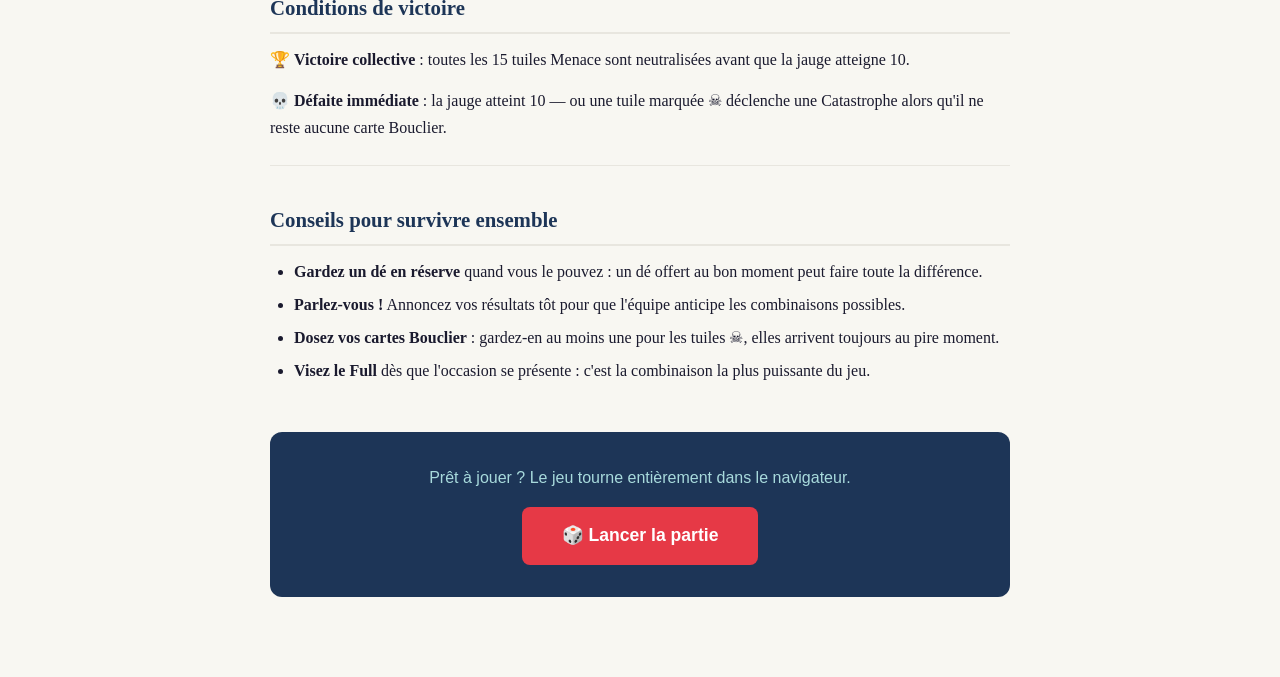
<file: output/des-du-destin/rules.html>
<!DOCTYPE html>
<html lang="fr">
<head>
  <meta charset="UTF-8">
  <meta name="viewport" content="width=device-width, initial-scale=1.0">
  <title>Dés du Destin — Règles</title>
  <style>
    * { box-sizing: border-box; margin: 0; padding: 0; }
    body {
      font-family: Georgia, serif;
      max-width: 780px;
      margin: 0 auto;
      padding: 32px 20px 64px;
      color: #1a1a2e;
      background: #f8f7f2;
      line-height: 1.7;
    }
    .nav {
      display: flex;
      justify-content: space-between;
      align-items: center;
      margin-bottom: 40px;
      flex-wrap: wrap;
      gap: 12px;
    }
    .btn {
      display: inline-block;
      padding: 10px 22px;
      border-radius: 8px;
      text-decoration: none;
      font-family: sans-serif;
      font-size: 0.9rem;
      font-weight: 600;
      transition: opacity .2s;
    }
    .btn:hover { opacity: .8; }
    .btn-back { background: #e8e6df; color: #1a1a2e; }
    .btn-play { background: #1d3557; color: white; }
    h1 { font-size: 2.2rem; margin-bottom: 8px; color: #1d3557; }
    .subtitle { font-style: italic; color: #666; margin-bottom: 40px; font-size: 1.05rem; }
    h2 { font-size: 1.3rem; margin: 36px 0 12px; color: #1d3557; border-bottom: 2px solid #e8e6df; padding-bottom: 6px; }
    h3 { margin: 20px 0 8px; color: #333; }
    p { margin-bottom: 14px; }
    ul, ol { margin: 0 0 14px 24px; }
    li { margin-bottom: 6px; }
    table { width: 100%; border-collapse: collapse; margin: 16px 0 24px; font-size: 0.95rem; }
    th, td { border: 1px solid #ddd; padding: 8px 12px; text-align: left; }
    th { background: #1d3557; color: white; }
    tr:nth-child(even) { background: #f0ede6; }
    blockquote { border-left: 4px solid #1d3557; padding: 8px 16px; margin: 16px 0; background: #eef2f7; border-radius: 0 6px 6px 0; font-style: italic; }
    hr { border: none; border-top: 1px solid #e8e6df; margin: 24px 0; }
    .play-banner { text-align: center; margin: 48px 0 16px; padding: 32px; background: #1d3557; border-radius: 12px; }
    .play-banner p { color: #a8dadc; margin-bottom: 16px; font-family: sans-serif; }
    .btn-play-large { display: inline-block; padding: 14px 40px; background: #e63946; color: white; border-radius: 8px; text-decoration: none; font-size: 1.1rem; font-weight: 700; font-family: sans-serif; }
    .btn-play-large:hover { background: #c1121f; }
  </style>
</head>
<body>
  <nav class="nav">
    <a href="../../index.html" class="btn btn-back">← Tous les jeux</a>
    <a href="index.html" class="btn btn-play">▶ Jouer maintenant</a>
  </nav>

  <h1>🎲 Dés du Destin</h1>
  <p class="subtitle">Un jeu coopératif pour 2 à 4 joueurs — Durée : 30 à 45 minutes</p>

  <p>Le monde tremble. Des catastrophes s'enchaînent, et seule une équipe soudée peut les repousser. Combinez vos dés, partagez vos ressources et agissez vite — la jauge de crise ne pardonne pas !</p>

  <hr>

  <h2>Ce qu'il y a dans la boîte</h2>
  <ul>
    <li>1 plateau partagé avec une jauge de crise graduée de <strong>0 à 10</strong></li>
    <li><strong>12 dés personnalisés</strong> à 6 faces (3 par joueur : rouge, bleu, vert, jaune)</li>
    <li><strong>15 tuiles Menace</strong> (à piocher dans le sac en tissu)</li>
    <li><strong>20 cartes Bouclier</strong> (annuler une crise, rejouer un dé, copier un dé allié, bloquer une Catastrophe)</li>
    <li>1 pion curseur pour la jauge de crise</li>
    <li>4 plateaux joueur individuels avec rappel des combinaisons</li>
    <li>1 fiche de règles récapitulative</li>
  </ul>

  <hr>

  <h2>Mise en place</h2>
  <p>Placez le plateau au centre de la table et positionnez le curseur sur <strong>0</strong>. Mélangez les tuiles Menace dans le sac et posez-le à portée de tous. Distribuez à chaque joueur ses 3 dés de couleur et son plateau individuel. Formez une pioche avec les cartes Bouclier, face cachée.</p>

  <hr>

  <h2>Déroulement d'un tour</h2>
  <p>Chaque joueur joue à son tour, dans le sens des aiguilles d'une montre :</p>
  <ol>
    <li><strong>Révéler une tuile Menace</strong> depuis le sac et appliquer immédiatement son effet (hausse de la jauge, dé bloqué, ressource retirée…).</li>
    <li><strong>Lancer tes 3 dés</strong>. Tu peux ensuite relancer une seule fois les dés de ton choix.</li>
    <li><strong>Annoncer tes résultats</strong> à voix haute. Tes coéquipiers peuvent t'offrir un dé mis en réserve lors de leur propre tour pour t'aider à former une combinaison.</li>
    <li><strong>Déclarer ta combinaison</strong> parmi celles-ci :
      <table>
        <thead><tr><th>Combinaison</th><th>Effet</th></tr></thead>
        <tbody>
          <tr><td><strong>Paire</strong> (2 valeurs identiques)</td><td>Jauge de crise − 1</td></tr>
          <tr><td><strong>Suite</strong> (3 valeurs consécutives)</td><td>Tuile Menace neutralisée</td></tr>
          <tr><td><strong>Brelan</strong> (3 valeurs identiques)</td><td>Tuile neutralisée + jauge − 2</td></tr>
          <tr><td><strong>Full</strong> (paire + brelan)</td><td>Jauge − 3 + piocher 1 carte Bouclier</td></tr>
        </tbody>
      </table>
    </li>
    <li><strong>Appliquer les effets</strong> sur le plateau partagé : déplacer le curseur, défausser la tuile, piocher une carte Bouclier si applicable.</li>
    <li><strong>Passer la main</strong>. Si aucune combinaison n'est formée, la jauge monte de <strong>1</strong>.</li>
  </ol>

  <hr>

  <h2>Conditions de victoire</h2>
  <p>🏆 <strong>Victoire collective</strong> : toutes les 15 tuiles Menace sont neutralisées avant que la jauge atteigne 10.</p>
  <p>💀 <strong>Défaite immédiate</strong> : la jauge atteint 10 — ou une tuile marquée ☠ déclenche une Catastrophe alors qu'il ne reste aucune carte Bouclier.</p>

  <hr>

  <h2>Conseils pour survivre ensemble</h2>
  <ul>
    <li><strong>Gardez un dé en réserve</strong> quand vous le pouvez : un dé offert au bon moment peut faire toute la différence.</li>
    <li><strong>Parlez-vous !</strong> Annoncez vos résultats tôt pour que l'équipe anticipe les combinaisons possibles.</li>
    <li><strong>Dosez vos cartes Bouclier</strong> : gardez-en au moins une pour les tuiles ☠, elles arrivent toujours au pire moment.</li>
    <li><strong>Visez le Full</strong> dès que l'occasion se présente : c'est la combinaison la plus puissante du jeu.</li>
  </ul>

  <div class="play-banner">
    <p>Prêt à jouer ? Le jeu tourne entièrement dans le navigateur.</p>
    <a href="index.html" class="btn-play-large">🎲 Lancer la partie</a>
  </div>
</body>
</html>
</file>
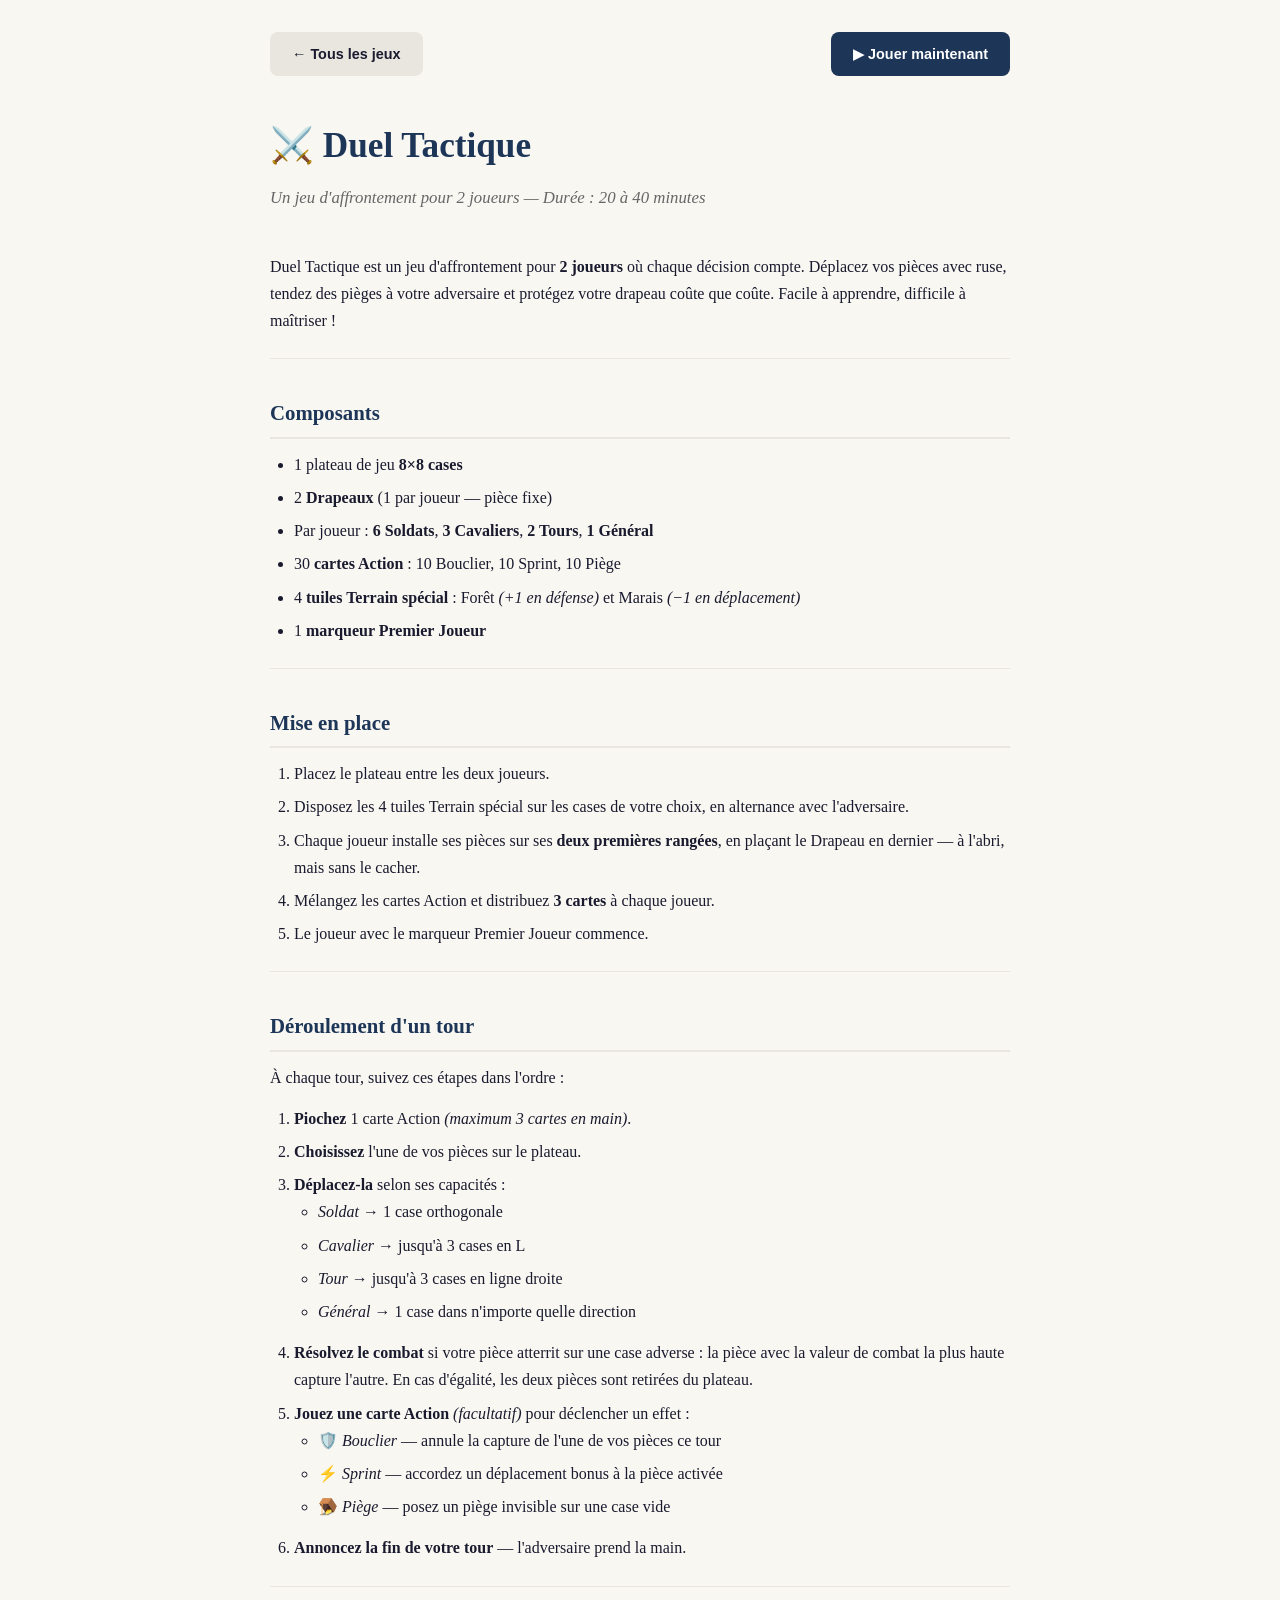
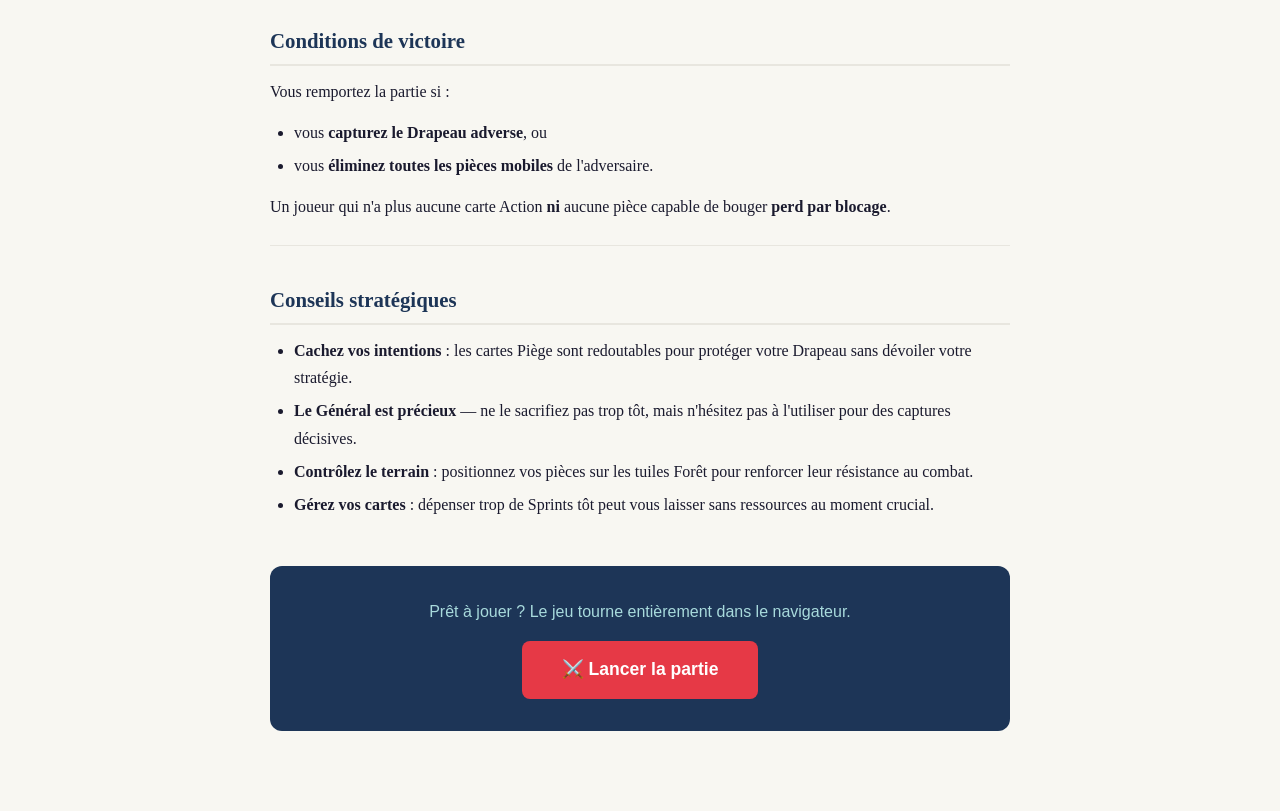
<file: output/duel-tactique/rules.html>
<!DOCTYPE html>
<html lang="fr">
<head>
  <meta charset="UTF-8">
  <meta name="viewport" content="width=device-width, initial-scale=1.0">
  <title>Duel Tactique — Règles</title>
  <style>
    * { box-sizing: border-box; margin: 0; padding: 0; }
    body {
      font-family: Georgia, serif;
      max-width: 780px;
      margin: 0 auto;
      padding: 32px 20px 64px;
      color: #1a1a2e;
      background: #f8f7f2;
      line-height: 1.7;
    }
    .nav {
      display: flex;
      justify-content: space-between;
      align-items: center;
      margin-bottom: 40px;
      flex-wrap: wrap;
      gap: 12px;
    }
    .btn {
      display: inline-block;
      padding: 10px 22px;
      border-radius: 8px;
      text-decoration: none;
      font-family: sans-serif;
      font-size: 0.9rem;
      font-weight: 600;
      transition: opacity .2s;
    }
    .btn:hover { opacity: .8; }
    .btn-back { background: #e8e6df; color: #1a1a2e; }
    .btn-play { background: #1d3557; color: white; }
    h1 { font-size: 2.2rem; margin-bottom: 8px; color: #1d3557; }
    .subtitle { font-style: italic; color: #666; margin-bottom: 40px; font-size: 1.05rem; }
    h2 { font-size: 1.3rem; margin: 36px 0 12px; color: #1d3557; border-bottom: 2px solid #e8e6df; padding-bottom: 6px; }
    h3 { margin: 20px 0 8px; color: #333; }
    p { margin-bottom: 14px; }
    ul, ol { margin: 0 0 14px 24px; }
    li { margin-bottom: 6px; }
    table { width: 100%; border-collapse: collapse; margin: 16px 0 24px; font-size: 0.95rem; }
    th, td { border: 1px solid #ddd; padding: 8px 12px; text-align: left; }
    th { background: #1d3557; color: white; }
    tr:nth-child(even) { background: #f0ede6; }
    blockquote { border-left: 4px solid #1d3557; padding: 8px 16px; margin: 16px 0; background: #eef2f7; border-radius: 0 6px 6px 0; font-style: italic; }
    hr { border: none; border-top: 1px solid #e8e6df; margin: 24px 0; }
    .play-banner { text-align: center; margin: 48px 0 16px; padding: 32px; background: #1d3557; border-radius: 12px; }
    .play-banner p { color: #a8dadc; margin-bottom: 16px; font-family: sans-serif; }
    .btn-play-large { display: inline-block; padding: 14px 40px; background: #e63946; color: white; border-radius: 8px; text-decoration: none; font-size: 1.1rem; font-weight: 700; font-family: sans-serif; }
    .btn-play-large:hover { background: #c1121f; }
  </style>
</head>
<body>
  <nav class="nav">
    <a href="../../index.html" class="btn btn-back">← Tous les jeux</a>
    <a href="index.html" class="btn btn-play">▶ Jouer maintenant</a>
  </nav>

  <h1>⚔️ Duel Tactique</h1>
  <p class="subtitle">Un jeu d'affrontement pour 2 joueurs — Durée : 20 à 40 minutes</p>

  <p>Duel Tactique est un jeu d'affrontement pour <strong>2 joueurs</strong> où chaque décision compte. Déplacez vos pièces avec ruse, tendez des pièges à votre adversaire et protégez votre drapeau coûte que coûte. Facile à apprendre, difficile à maîtriser !</p>

  <hr>

  <h2>Composants</h2>
  <ul>
    <li>1 plateau de jeu <strong>8×8 cases</strong></li>
    <li>2 <strong>Drapeaux</strong> (1 par joueur — pièce fixe)</li>
    <li>Par joueur : <strong>6 Soldats</strong>, <strong>3 Cavaliers</strong>, <strong>2 Tours</strong>, <strong>1 Général</strong></li>
    <li>30 <strong>cartes Action</strong> : 10 Bouclier, 10 Sprint, 10 Piège</li>
    <li>4 <strong>tuiles Terrain spécial</strong> : Forêt <em>(+1 en défense)</em> et Marais <em>(−1 en déplacement)</em></li>
    <li>1 <strong>marqueur Premier Joueur</strong></li>
  </ul>

  <hr>

  <h2>Mise en place</h2>
  <ol>
    <li>Placez le plateau entre les deux joueurs.</li>
    <li>Disposez les 4 tuiles Terrain spécial sur les cases de votre choix, en alternance avec l'adversaire.</li>
    <li>Chaque joueur installe ses pièces sur ses <strong>deux premières rangées</strong>, en plaçant le Drapeau en dernier — à l'abri, mais sans le cacher.</li>
    <li>Mélangez les cartes Action et distribuez <strong>3 cartes</strong> à chaque joueur.</li>
    <li>Le joueur avec le marqueur Premier Joueur commence.</li>
  </ol>

  <hr>

  <h2>Déroulement d'un tour</h2>
  <p>À chaque tour, suivez ces étapes dans l'ordre :</p>
  <ol>
    <li><strong>Piochez</strong> 1 carte Action <em>(maximum 3 cartes en main)</em>.</li>
    <li><strong>Choisissez</strong> l'une de vos pièces sur le plateau.</li>
    <li><strong>Déplacez-la</strong> selon ses capacités :
      <ul>
        <li><em>Soldat</em> → 1 case orthogonale</li>
        <li><em>Cavalier</em> → jusqu'à 3 cases en L</li>
        <li><em>Tour</em> → jusqu'à 3 cases en ligne droite</li>
        <li><em>Général</em> → 1 case dans n'importe quelle direction</li>
      </ul>
    </li>
    <li><strong>Résolvez le combat</strong> si votre pièce atterrit sur une case adverse : la pièce avec la valeur de combat la plus haute capture l'autre. En cas d'égalité, les deux pièces sont retirées du plateau.</li>
    <li><strong>Jouez une carte Action</strong> <em>(facultatif)</em> pour déclencher un effet :
      <ul>
        <li>🛡️ <em>Bouclier</em> — annule la capture de l'une de vos pièces ce tour</li>
        <li>⚡ <em>Sprint</em> — accordez un déplacement bonus à la pièce activée</li>
        <li>🪤 <em>Piège</em> — posez un piège invisible sur une case vide</li>
      </ul>
    </li>
    <li><strong>Annoncez la fin de votre tour</strong> — l'adversaire prend la main.</li>
  </ol>

  <hr>

  <h2>Conditions de victoire</h2>
  <p>Vous remportez la partie si :</p>
  <ul>
    <li>vous <strong>capturez le Drapeau adverse</strong>, ou</li>
    <li>vous <strong>éliminez toutes les pièces mobiles</strong> de l'adversaire.</li>
  </ul>
  <p>Un joueur qui n'a plus aucune carte Action <strong>ni</strong> aucune pièce capable de bouger <strong>perd par blocage</strong>.</p>

  <hr>

  <h2>Conseils stratégiques</h2>
  <ul>
    <li><strong>Cachez vos intentions</strong> : les cartes Piège sont redoutables pour protéger votre Drapeau sans dévoiler votre stratégie.</li>
    <li><strong>Le Général est précieux</strong> — ne le sacrifiez pas trop tôt, mais n'hésitez pas à l'utiliser pour des captures décisives.</li>
    <li><strong>Contrôlez le terrain</strong> : positionnez vos pièces sur les tuiles Forêt pour renforcer leur résistance au combat.</li>
    <li><strong>Gérez vos cartes</strong> : dépenser trop de Sprints tôt peut vous laisser sans ressources au moment crucial.</li>
  </ul>

  <div class="play-banner">
    <p>Prêt à jouer ? Le jeu tourne entièrement dans le navigateur.</p>
    <a href="index.html" class="btn-play-large">⚔️ Lancer la partie</a>
  </div>
</body>
</html>
</file>
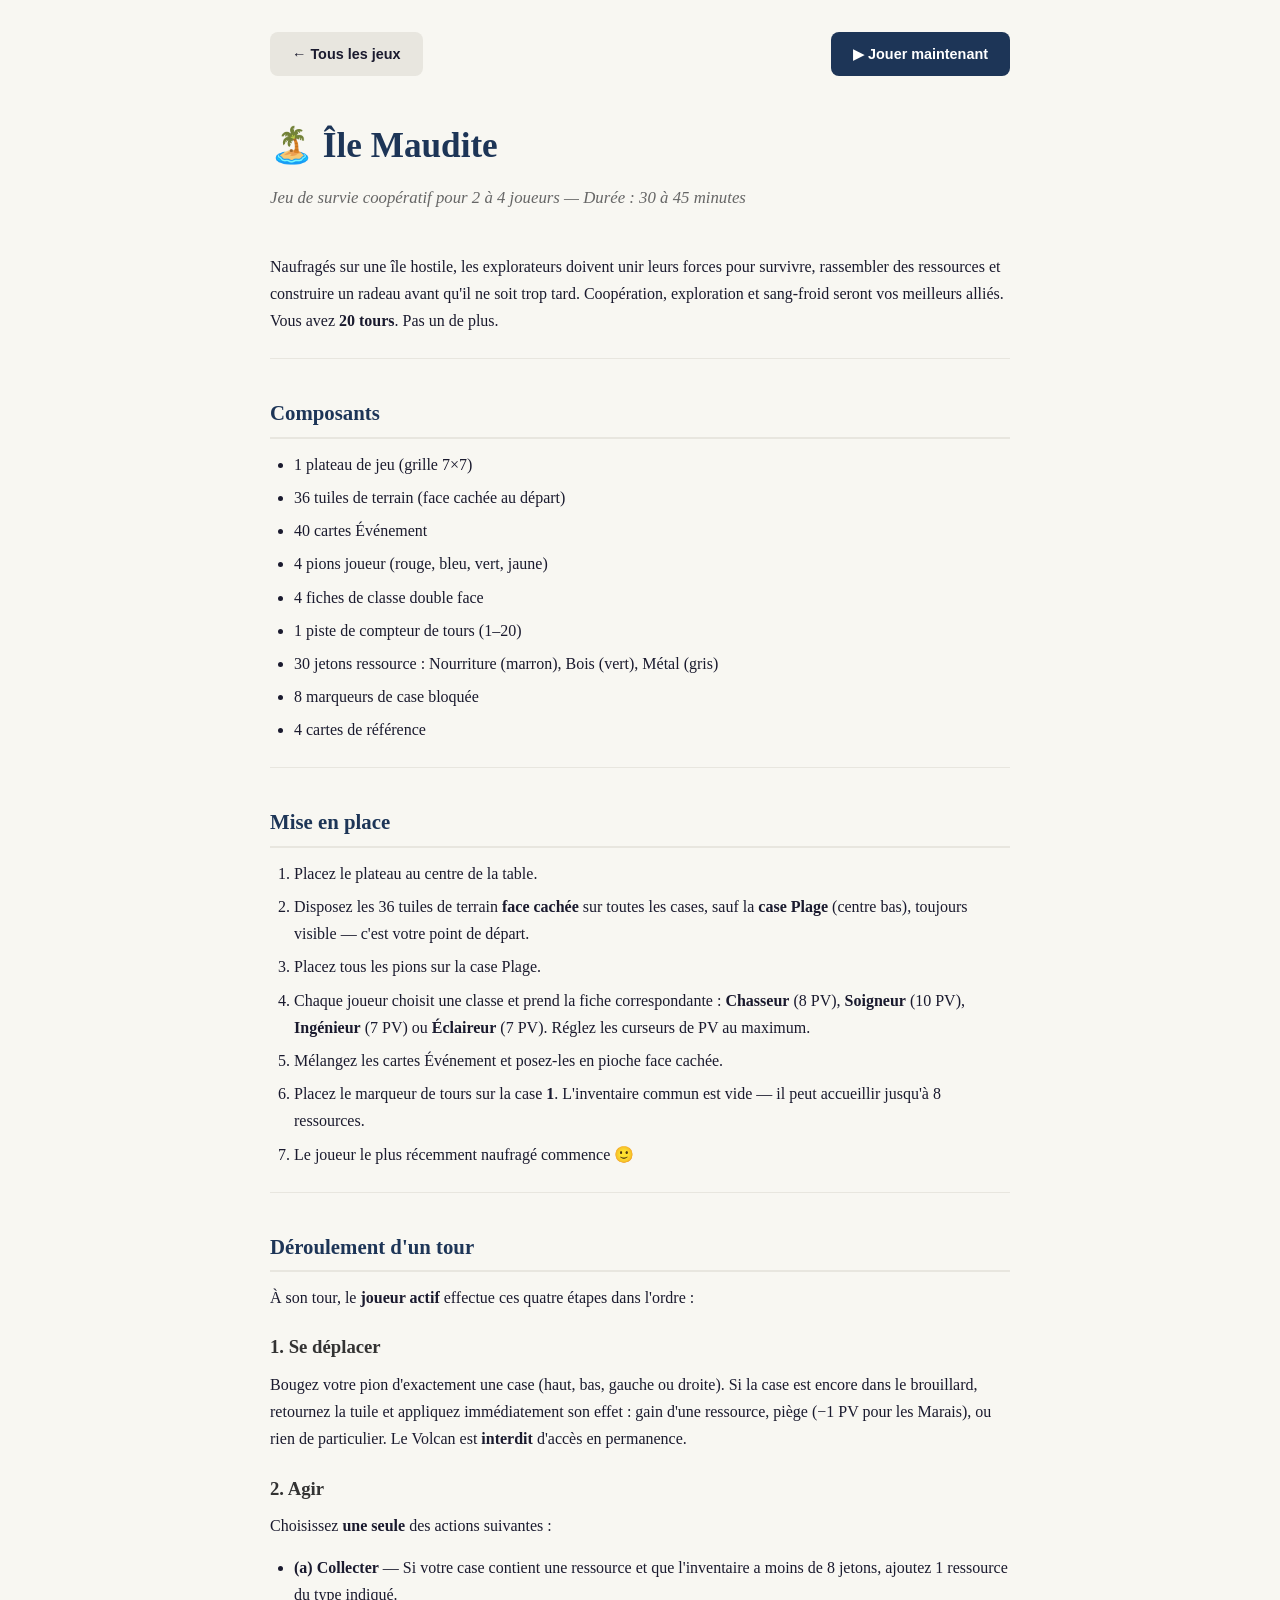
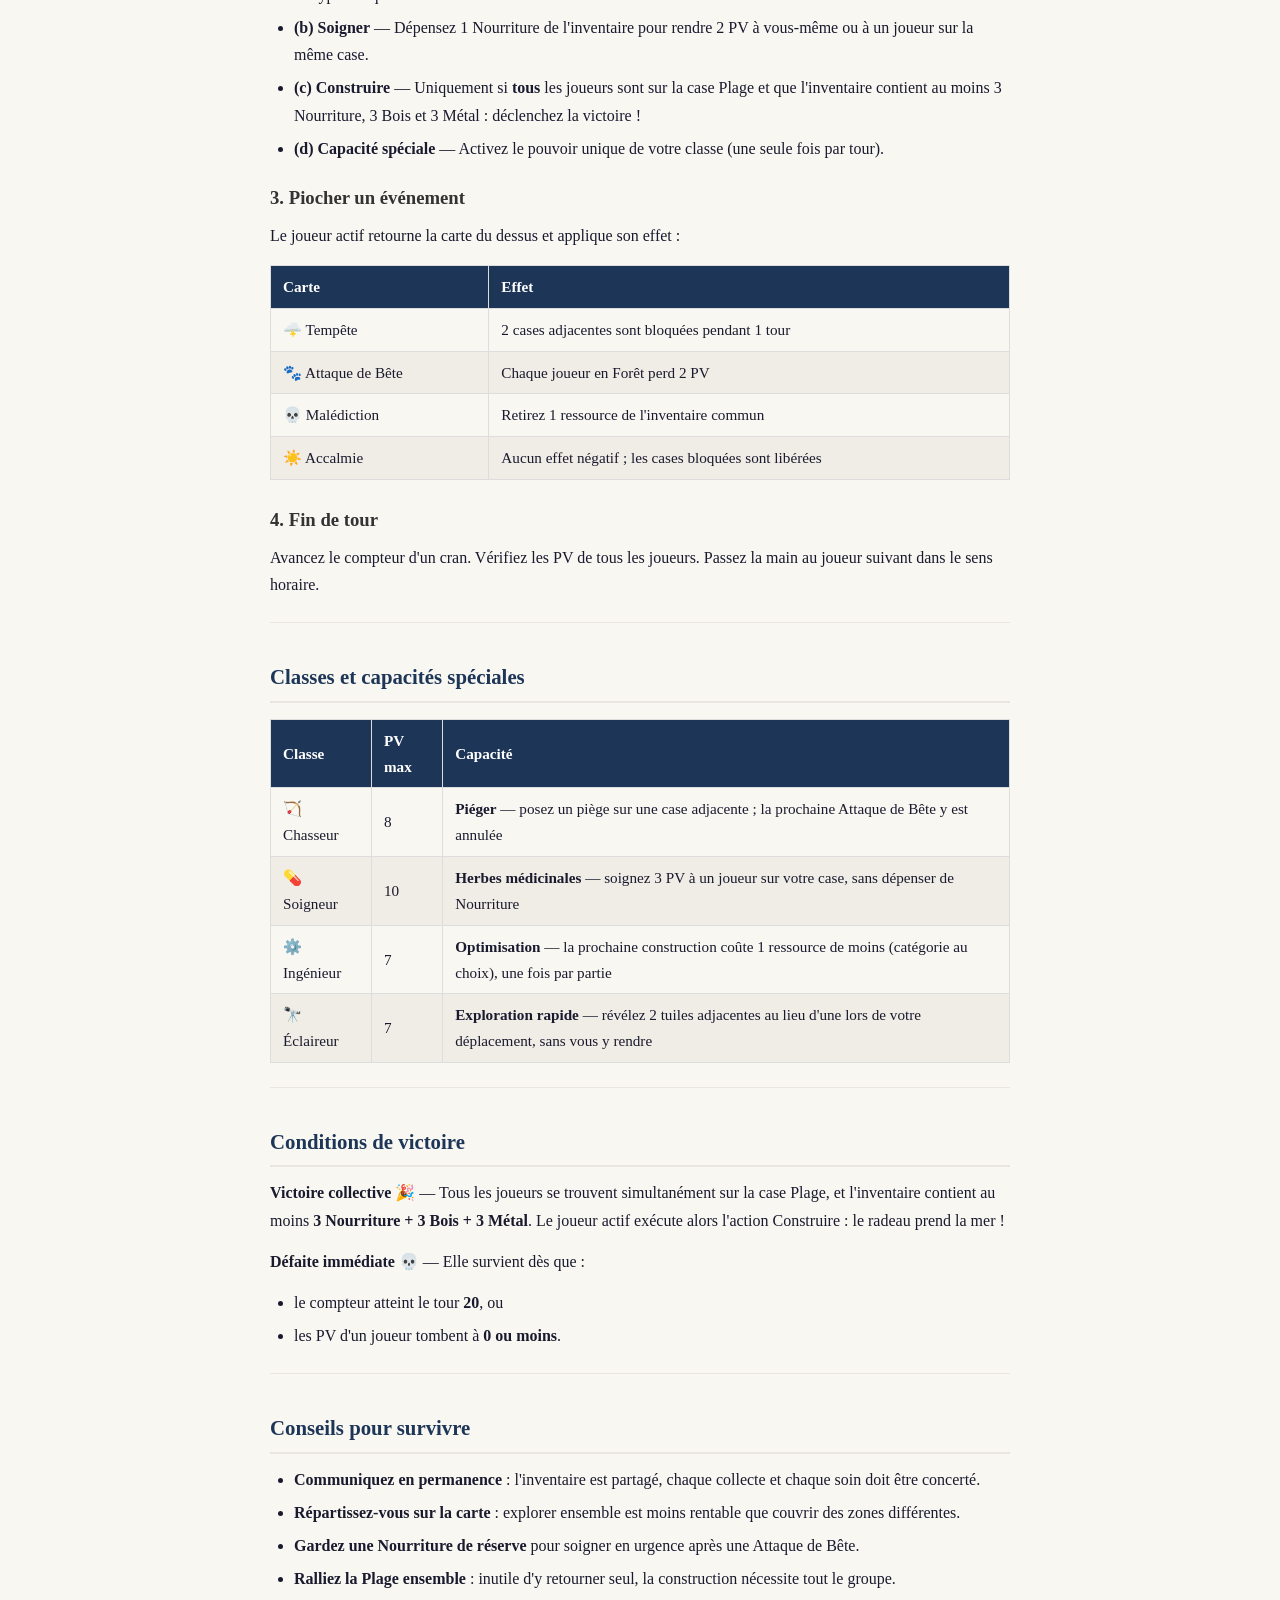
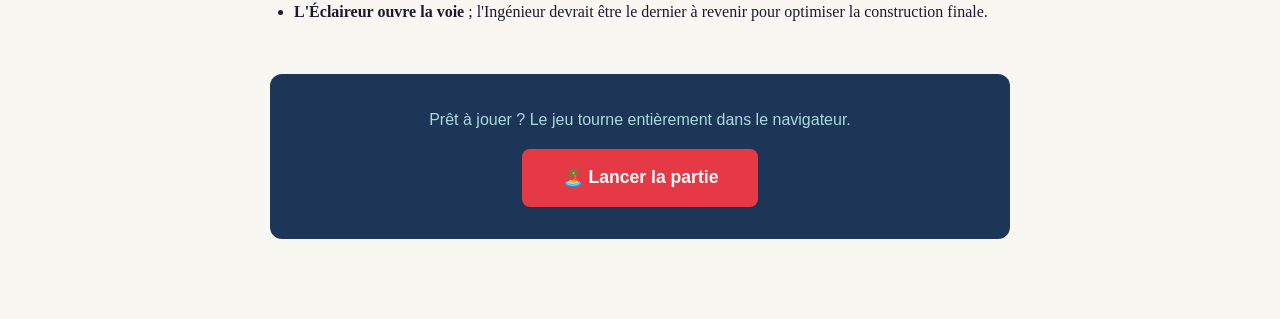
<file: output/ile-maudite/rules.html>
<!DOCTYPE html>
<html lang="fr">
<head>
  <meta charset="UTF-8">
  <meta name="viewport" content="width=device-width, initial-scale=1.0">
  <title>Île Maudite — Règles</title>
  <style>
    * { box-sizing: border-box; margin: 0; padding: 0; }
    body {
      font-family: Georgia, serif;
      max-width: 780px;
      margin: 0 auto;
      padding: 32px 20px 64px;
      color: #1a1a2e;
      background: #f8f7f2;
      line-height: 1.7;
    }
    .nav {
      display: flex;
      justify-content: space-between;
      align-items: center;
      margin-bottom: 40px;
      flex-wrap: wrap;
      gap: 12px;
    }
    .btn {
      display: inline-block;
      padding: 10px 22px;
      border-radius: 8px;
      text-decoration: none;
      font-family: sans-serif;
      font-size: 0.9rem;
      font-weight: 600;
      transition: opacity .2s;
    }
    .btn:hover { opacity: .8; }
    .btn-back { background: #e8e6df; color: #1a1a2e; }
    .btn-play { background: #1d3557; color: white; }
    h1 { font-size: 2.2rem; margin-bottom: 8px; color: #1d3557; }
    .subtitle { font-style: italic; color: #666; margin-bottom: 40px; font-size: 1.05rem; }
    h2 { font-size: 1.3rem; margin: 36px 0 12px; color: #1d3557; border-bottom: 2px solid #e8e6df; padding-bottom: 6px; }
    h3 { margin: 20px 0 8px; color: #333; }
    p { margin-bottom: 14px; }
    ul, ol { margin: 0 0 14px 24px; }
    li { margin-bottom: 6px; }
    table { width: 100%; border-collapse: collapse; margin: 16px 0 24px; font-size: 0.95rem; }
    th, td { border: 1px solid #ddd; padding: 8px 12px; text-align: left; }
    th { background: #1d3557; color: white; }
    tr:nth-child(even) { background: #f0ede6; }
    blockquote { border-left: 4px solid #1d3557; padding: 8px 16px; margin: 16px 0; background: #eef2f7; border-radius: 0 6px 6px 0; font-style: italic; }
    hr { border: none; border-top: 1px solid #e8e6df; margin: 24px 0; }
    .play-banner { text-align: center; margin: 48px 0 16px; padding: 32px; background: #1d3557; border-radius: 12px; }
    .play-banner p { color: #a8dadc; margin-bottom: 16px; font-family: sans-serif; }
    .btn-play-large { display: inline-block; padding: 14px 40px; background: #e63946; color: white; border-radius: 8px; text-decoration: none; font-size: 1.1rem; font-weight: 700; font-family: sans-serif; }
    .btn-play-large:hover { background: #c1121f; }
  </style>
</head>
<body>
  <nav class="nav">
    <a href="../../index.html" class="btn btn-back">← Tous les jeux</a>
    <a href="index.html" class="btn btn-play">▶ Jouer maintenant</a>
  </nav>

  <h1>🏝️ Île Maudite</h1>
  <p class="subtitle">Jeu de survie coopératif pour 2 à 4 joueurs — Durée : 30 à 45 minutes</p>

  <p>Naufragés sur une île hostile, les explorateurs doivent unir leurs forces pour survivre, rassembler des ressources et construire un radeau avant qu'il ne soit trop tard. Coopération, exploration et sang-froid seront vos meilleurs alliés. Vous avez <strong>20 tours</strong>. Pas un de plus.</p>

  <hr>

  <h2>Composants</h2>
  <ul>
    <li>1 plateau de jeu (grille 7×7)</li>
    <li>36 tuiles de terrain (face cachée au départ)</li>
    <li>40 cartes Événement</li>
    <li>4 pions joueur (rouge, bleu, vert, jaune)</li>
    <li>4 fiches de classe double face</li>
    <li>1 piste de compteur de tours (1–20)</li>
    <li>30 jetons ressource : Nourriture (marron), Bois (vert), Métal (gris)</li>
    <li>8 marqueurs de case bloquée</li>
    <li>4 cartes de référence</li>
  </ul>

  <hr>

  <h2>Mise en place</h2>
  <ol>
    <li>Placez le plateau au centre de la table.</li>
    <li>Disposez les 36 tuiles de terrain <strong>face cachée</strong> sur toutes les cases, sauf la <strong>case Plage</strong> (centre bas), toujours visible — c'est votre point de départ.</li>
    <li>Placez tous les pions sur la case Plage.</li>
    <li>Chaque joueur choisit une classe et prend la fiche correspondante : <strong>Chasseur</strong> (8 PV), <strong>Soigneur</strong> (10 PV), <strong>Ingénieur</strong> (7 PV) ou <strong>Éclaireur</strong> (7 PV). Réglez les curseurs de PV au maximum.</li>
    <li>Mélangez les cartes Événement et posez-les en pioche face cachée.</li>
    <li>Placez le marqueur de tours sur la case <strong>1</strong>. L'inventaire commun est vide — il peut accueillir jusqu'à 8 ressources.</li>
    <li>Le joueur le plus récemment naufragé commence 🙂</li>
  </ol>

  <hr>

  <h2>Déroulement d'un tour</h2>
  <p>À son tour, le <strong>joueur actif</strong> effectue ces quatre étapes dans l'ordre :</p>

  <h3>1. Se déplacer</h3>
  <p>Bougez votre pion d'exactement une case (haut, bas, gauche ou droite). Si la case est encore dans le brouillard, retournez la tuile et appliquez immédiatement son effet : gain d'une ressource, piège (−1 PV pour les Marais), ou rien de particulier. Le Volcan est <strong>interdit</strong> d'accès en permanence.</p>

  <h3>2. Agir</h3>
  <p>Choisissez <strong>une seule</strong> des actions suivantes :</p>
  <ul>
    <li><strong>(a) Collecter</strong> — Si votre case contient une ressource et que l'inventaire a moins de 8 jetons, ajoutez 1 ressource du type indiqué.</li>
    <li><strong>(b) Soigner</strong> — Dépensez 1 Nourriture de l'inventaire pour rendre 2 PV à vous-même ou à un joueur sur la même case.</li>
    <li><strong>(c) Construire</strong> — Uniquement si <strong>tous</strong> les joueurs sont sur la case Plage et que l'inventaire contient au moins 3 Nourriture, 3 Bois et 3 Métal : déclenchez la victoire !</li>
    <li><strong>(d) Capacité spéciale</strong> — Activez le pouvoir unique de votre classe (une seule fois par tour).</li>
  </ul>

  <h3>3. Piocher un événement</h3>
  <p>Le joueur actif retourne la carte du dessus et applique son effet :</p>
  <table>
    <thead><tr><th>Carte</th><th>Effet</th></tr></thead>
    <tbody>
      <tr><td>🌩️ Tempête</td><td>2 cases adjacentes sont bloquées pendant 1 tour</td></tr>
      <tr><td>🐾 Attaque de Bête</td><td>Chaque joueur en Forêt perd 2 PV</td></tr>
      <tr><td>💀 Malédiction</td><td>Retirez 1 ressource de l'inventaire commun</td></tr>
      <tr><td>☀️ Accalmie</td><td>Aucun effet négatif ; les cases bloquées sont libérées</td></tr>
    </tbody>
  </table>

  <h3>4. Fin de tour</h3>
  <p>Avancez le compteur d'un cran. Vérifiez les PV de tous les joueurs. Passez la main au joueur suivant dans le sens horaire.</p>

  <hr>

  <h2>Classes et capacités spéciales</h2>
  <table>
    <thead><tr><th>Classe</th><th>PV max</th><th>Capacité</th></tr></thead>
    <tbody>
      <tr><td>🏹 Chasseur</td><td>8</td><td><strong>Piéger</strong> — posez un piège sur une case adjacente ; la prochaine Attaque de Bête y est annulée</td></tr>
      <tr><td>💊 Soigneur</td><td>10</td><td><strong>Herbes médicinales</strong> — soignez 3 PV à un joueur sur votre case, sans dépenser de Nourriture</td></tr>
      <tr><td>⚙️ Ingénieur</td><td>7</td><td><strong>Optimisation</strong> — la prochaine construction coûte 1 ressource de moins (catégorie au choix), une fois par partie</td></tr>
      <tr><td>🔭 Éclaireur</td><td>7</td><td><strong>Exploration rapide</strong> — révélez 2 tuiles adjacentes au lieu d'une lors de votre déplacement, sans vous y rendre</td></tr>
    </tbody>
  </table>

  <hr>

  <h2>Conditions de victoire</h2>
  <p><strong>Victoire collective 🎉</strong> — Tous les joueurs se trouvent simultanément sur la case Plage, et l'inventaire contient au moins <strong>3 Nourriture + 3 Bois + 3 Métal</strong>. Le joueur actif exécute alors l'action Construire : le radeau prend la mer !</p>
  <p><strong>Défaite immédiate 💀</strong> — Elle survient dès que :</p>
  <ul>
    <li>le compteur atteint le tour <strong>20</strong>, ou</li>
    <li>les PV d'un joueur tombent à <strong>0 ou moins</strong>.</li>
  </ul>

  <hr>

  <h2>Conseils pour survivre</h2>
  <ul>
    <li><strong>Communiquez en permanence</strong> : l'inventaire est partagé, chaque collecte et chaque soin doit être concerté.</li>
    <li><strong>Répartissez-vous sur la carte</strong> : explorer ensemble est moins rentable que couvrir des zones différentes.</li>
    <li><strong>Gardez une Nourriture de réserve</strong> pour soigner en urgence après une Attaque de Bête.</li>
    <li><strong>Ralliez la Plage ensemble</strong> : inutile d'y retourner seul, la construction nécessite tout le groupe.</li>
    <li><strong>L'Éclaireur ouvre la voie</strong> ; l'Ingénieur devrait être le dernier à revenir pour optimiser la construction finale.</li>
  </ul>

  <div class="play-banner">
    <p>Prêt à jouer ? Le jeu tourne entièrement dans le navigateur.</p>
    <a href="index.html" class="btn-play-large">🏝️ Lancer la partie</a>
  </div>
</body>
</html>
</file>
<file: output/des-du-destin/style.css>
```css
/* ============================================================
   DÉS DU DESTIN — style.css
   ============================================================ */

/* ============================================================
   RESET & BASE
   ============================================================ */
*, *::before, *::after {
  box-sizing: border-box;
  margin: 0;
  padding: 0;
}

:root {
  --color-bg:           #1a1a2e;
  --color-surface:      #16213e;
  --color-surface-2:    #0f3460;
  --color-surface-3:    #1e2a4a;
  --color-accent:       #e94560;
  --color-accent-2:     #f5a623;
  --color-accent-3:     #4ecdc4;
  --color-text:         #e8e8f0;
  --color-text-muted:   #8888aa;
  --color-border:       #2a3a5e;
  --color-border-light: #3a4a7e;

  /* Player colors */
  --red:    #e74c3c;
  --blue:   #3498db;
  --green:  #2ecc71;
  --yellow: #f1c40f;

  /* Crisis colors */
  --gauge-safe:   #2ecc71;
  --gauge-warn:   #f39c12;
  --gauge-danger: #e74c3c;

  /* Shadows */
  --shadow-sm:  0 2px 8px rgba(0,0,0,0.3);
  --shadow-md:  0 4px 16px rgba(0,0,0,0.4);
  --shadow-lg:  0 8px 32px rgba(0,0,0,0.6);

  /* Transitions */
  --transition: 0.2s ease;

  /* Border radii */
  --radius-sm: 6px;
  --radius-md: 10px;
  --radius-lg: 16px;
  --radius-xl: 24px;
}

html {
  font-size: 15px;
  scroll-behavior: smooth;
}

body {
  font-family: 'Segoe UI', system-ui, -apple-system, sans-serif;
  background-color: var(--color-bg);
  color: var(--color-text);
  min-height: 100vh;
  line-height: 1.5;
  overflow-x: hidden;
}

h1, h2, h3, h4 {
  font-weight: 700;
  line-height: 1.2;
}

ul {
  list-style: none;
}

button {
  cursor: pointer;
  border: none;
  outline: none;
  font-family: inherit;
  font-size: 0.9rem;
  font-weight: 600;
  border-radius: var(--radius-sm);
  transition: background var(--transition), transform var(--transition), box-shadow var(--transition), opacity var(--transition);
}

button:disabled {
  opacity: 0.4;
  cursor: not-allowed;
  transform: none !important;
}

.hidden {
  display: none !important;
}

/* ============================================================
   SETUP SCREEN
   ============================================================ */
#setup-screen {
  display: flex;
  align-items: center;
  justify-content: center;
  min-height: 100vh;
  padding: 2rem;
  background: radial-gradient(ellipse at center, #1e2a5e 0%, #0d1128 100%);
  position: relative;
  overflow: hidden;
}

#setup-screen::before {
  content: '';
  position: absolute;
  inset: 0;
  background:
    radial-gradient(circle at 20% 20%, rgba(233,69,96,0.08) 0%, transparent 50%),
    radial-gradient(circle at 80% 80%, rgba(78,205,196,0.06) 0%, transparent 50%);
  pointer-events: none;
}

#setup-box {
  background: var(--color-surface);
  border: 1px solid var(--color-border);
  border-radius: var(--radius-xl);
  padding: 3rem 3.5rem;
  max-width: 480px;
  width: 100%;
  text-align: center;
  box-shadow: var(--shadow-lg), 0 0 60px rgba(78,205,196,0.08);
  position: relative;
  z-index: 1;
}

#setup-title {
  font-size: 2.6rem;
  background: linear-gradient(135deg, var(--color-accent-3), var(--color-accent));
  -webkit-background-clip: text;
  -webkit-text-fill-color: transparent;
  background-clip: text;
  margin-bottom: 0.5rem;
  letter-spacing: -0.5px;
}

#setup-subtitle {
  color: var(--color-text-muted);
  font-size: 1rem;
  margin-bottom: 2.5rem;
}

#player-select {
  margin-bottom: 2rem;
}

#player-select label {
  display: block;
  color: var(--color-text-muted);
  font-size: 0.9rem;
  text-transform: uppercase;
  letter-spacing: 1px;
  margin-bottom: 0.9rem;
}

#player-buttons {
  display: flex;
  gap: 1rem;
  justify-content: center;
}

.player-count-btn {
  width: 64px;
  height: 64px;
  border-radius: var(--radius-md);
  font-size: 1.6rem;
  font-weight: 700;
  background: var(--color-surface-2);
  color: var(--color-text);
  border: 2px solid var(--color-border);
  transition: all var(--transition);
}

.player-count-btn:hover {
  border-color: var(--color-accent-3);
  color: var(--color-accent-3);
  transform: translateY(-3px);
  box-shadow: 0 6px 20px rgba(78,205,196,0.2);
}

.player-count-btn.selected {
  background: linear-gradient(135deg, var(--color-accent-3), var(--color-surface-2));
  border-color: var(--color-accent-3);
  color: #fff;
  transform: translateY(-3px);
  box-shadow: 0 6px 20px rgba(78,205,196,0.3);
}

#start-game-btn {
  width: 100%;
  padding: 1rem 2rem;
  font-size: 1.15rem;
  border-radius: var(--radius-md);
  background: linear-gradient(135deg, var(--color-accent), #c0392b);
  color: #fff;
  letter-spacing: 0.5px;
  box-shadow: 0 4px 20px rgba(233,69,96,0.4);
  transition: all var(--transition);
}

#start-game-btn:hover {
  transform: translateY(-3px);
  box-shadow: 0 8px 28px rgba(233,69,96,0.55);
}

#start-game-btn:active {
  transform: translateY(0);
  box-shadow: 0 2px 10px rgba(233,69,96,0.3);
}

/* ============================================================
   GAME HEADER
   ============================================================ */
#game-header {
  display: flex;
  align-items: center;
  justify-content: space-between;
  padding: 0.8rem 1.5rem;
  background: var(--color-surface);
  border-bottom: 1px solid var(--color-border);
  box-shadow: var(--shadow-sm);
  position: sticky;
  top: 0;
  z-index: 100;
}

#game-title {
  font-size: 1.5rem;
  background: linear-gradient(135deg, var(--color-accent-3), var(--color-accent));
  -webkit-background-clip: text;
  -webkit-text-fill-color: transparent;
  background-clip: text;
}

#new-game-btn {
  padding: 0.5rem 1.2rem;
  background: var(--color-surface-2);
  color: var(--color-text);
  border: 1px solid var(--color-border-light);
  border-radius: var(--radius-sm);
  font-size: 0.85rem;
  transition: all var(--transition);
}

#new-game-btn:hover {
  background: var(--color-surface-3);
  border-color: var(--color-accent-3);
  color: var(--color-accent-3);
  transform: translateY(-1px);
}

/* ============================================================
   MAIN LAYOUT
   ============================================================ */
#game-screen {
  min-height: 100vh;
  display: flex;
  flex-direction: column;
}

#main-layout {
  display: grid;
  grid-template-columns: 260px 1fr 260px;
  gap: 0;
  flex: 1;
  min-height: calc(100vh - 56px);
}

/* ============================================================
   PANELS (shared)
   ============================================================ */
#info-panel,
#right-panel {
  background: var(--color-surface);
  border-right: 1px solid var(--color-border);
  padding: 1rem;
  overflow-y: auto;
  display: flex;
  flex-direction: column;
  gap: 1rem;
}

#right-panel {
  border-right: none;
  border-left: 1px solid var(--color-border);
}

#info-panel section,
#right-panel section {
  background: var(--color-surface-3);
  border: 1px solid var(--color-border);
  border-radius: var(--radius-md);
  padding: 0.9rem 1rem;
}

#info-panel h2,
#right-panel h2 {
  font-size: 0.8rem;
  text-transform: uppercase;
  letter-spacing: 1.5px;
  color: var(--color-text-muted);
  margin-bottom: 0.7rem;
  padding-bottom: 0.5rem;
  border-bottom: 1px solid var(--color-border);
}

/* ============================================================
   ACTIVE PLAYER
   ============================================================ */
#active-player-section {
  position: relative;
}

#active-player-indicator {
  display: flex;
  align-items: center;
  gap: 0.6rem;
  font-size: 1.1rem;
  font-weight: 700;
  padding: 0.5rem 0.8rem;
  border-radius: var(--radius-sm);
  background: var(--color-surface-2);
  border: 2px solid var(--color-border-light);
  margin-bottom: 0.5rem;
  transition: border-color var(--transition), box-shadow var(--transition);
}

#active-player-emoji {
  font-size: 1.4rem;
}

#active-player-name {
  flex: 1;
}

/* Dynamic player colors for indicator */
.player-color-red    { border-color: var(--red) !important;    box-shadow: 0 0 12px rgba(231,76,60,0.25); }
.player-color-blue   { border-color: var(--blue) !important;   box-shadow: 0 0 12px rgba(52,152,219,0.25); }
.player-color-green  { border-color: var(--green) !important;  box-shadow: 0 0 12px rgba(46,204,113,0.25); }
.player-color-yellow { border-color: var(--yellow) !important; box-shadow: 0 0 12px rgba(241,196,15,0.25); }

#phase-indicator {
  font-size: 0.85rem;
  color: var(--color-text-muted);
  text-align: center;
}

#phase-label {
  display: inline-block;
  background: var(--color-surface-2);
  border: 1px solid var(--color-border-light);
  border-radius: 20px;
  padding: 0.25rem 0.8rem;
  font-size: 0.8rem;
  font-weight: 600;
}

/* ============================================================
   CRISIS GAUGE
   ============================================================ */
#crisis-section {}

#crisis-gauge-container {
  margin-bottom: 0.7rem;
  background: url('assets/crisis_gauge.svg') no-repeat left center / 32px 32px;
  padding-left: 40px;
}

#crisis-gauge-bar {
  height: 14px;
  background: var(--color-surface-2);
  border-radius: 99px;
  overflow: hidden;
  border: 1px solid var(--color-border);
  margin-bottom: 0.3rem;
}

#crisis-gauge-fill {
  height: 100%;
  border-radius: 99px;
  transition: width 0.5s ease, background-color 0.4s ease;
  position: relative;
}

#crisis-gauge-fill.gauge-safe {
  background: linear-gradient(90deg, #27ae60, var(--gauge-safe));
  box-shadow: 0 0 8px rgba(46,204,113,0.5);
}

#crisis-gauge-fill.gauge-warn {
  background: linear-gradient(90deg, #e67e22, var(--gauge-warn));
  box-shadow: 0 0 8px rgba(243,156,18,0.5);
}

#crisis-gauge-fill.gauge-danger {
  background: linear-gradient(90deg, #c0392b, var(--gauge-danger));
  box-shadow: 0 0 8px rgba(231,76,60,0.5);
  animation: pulse-danger 1s ease-in-out infinite;
}

@keyframes pulse-danger {
  0%, 100% { box-shadow: 0 0 8px rgba(231,76,60,0.5); }
  50%       { box-shadow: 0 0 18px rgba(231,76,60,0.9); }
}

#crisis-gauge-labels {
  display: flex;
  justify-content: space-between;
  font-size: 0.8rem;
  color: var(--color-text-muted);
}

#crisis-value {
  font-size: 1.1rem;
  font-weight: 700;
  color: var(--color-text);
}

#crisis-pips {
  display: flex;
  gap: 0.3rem;
  flex-wrap: wrap;
  justify-content: center;
  margin-top: 0.4rem;
}

.crisis-pip {
  width: 18px;
  height: 18px;
  border-radius: 50%;
  background: var(--color-surface-2);
  border: 2px solid var(--color-border);
  transition: background var(--transition), border-color var(--transition), transform var(--transition);
  display: inline-block;
}

.crisis-pip.active {
  background: var(--gauge-warn);
  border-color: #e67e22;
  transform: scale(1.1);
}

.crisis-pip.danger {
  background: var(--gauge-danger);
  border-color: #c0392b;
  animation: pip-pulse 0.8s ease-in-out infinite;
}

@keyframes pip-pulse {
  0%, 100% { transform: scale(1.1); }
  50%       { transform: scale(1.25); box-shadow: 0 0 8px rgba(231,76,60,0.7); }
}

/* ============================================================
   THREATS PROGRESS
   ============================================================ */
#threats-section {}

#threats-progress {
  font-size: 1.5rem;
  font-weight: 700;
  color: var(--color-accent-3);
  margin-bottom: 0.3rem;
}

#threats-deck-count {
  font-size: 0.82rem;
  color: var(--color-text-muted);
}

/* ============================================================
   SHIELD CARDS (sidebar)
   ============================================================ */
#shields-section {}

#shield-cards-list {
  display: flex;
  flex-direction: column;
  gap: 0.5rem;
  max-height: 200px;
  overflow-y: auto;
}

.shield-card {
  background: var(--color-surface-2);
  border: 1px solid #2a5a7a;
  border-radius: var(--radius-sm);
  padding: 0.5rem 0.7rem;
  display: flex;
  flex-wrap: wrap;
  align-items: center;
  gap: 0.35rem;
  font-size: 0.8rem;
  transition: border-color var(--transition);
}

.shield-card:hover {
  border-color: var(--color-accent-3);
}

.shield-icon {
  font-size: 1.1rem;
}

.shield-name {
  font-weight: 700;
  color: var(--color-accent-3);
  flex: 1;
}

.shield-desc {
  font-size: 0.75rem;
  color: var(--color-text-muted);
  width: 100%;
}

.shield-use-btn {
  margin-top: 0.3rem;
  padding: 0.2rem 0.6rem;
  font-size: 0.73rem;
  border-radius: 4px;
  background: var(--color-accent-3);
  color: #0f1e2e;
  font-weight: 700;
  transition: all var(--transition);
}

.shield-use-btn:hover {
  background: #3bbdb5;
  transform: translateY(-1px);
}

.shield-passive-tag {
  font-size: 0.7rem;
  background: #2a4a5a;
  color: #7ecdc4;
  padding: 0.1rem 0.4rem;
  border-radius: 3px;
  margin-top: 0.3rem;
}

.no-shields {
  color: var(--color-text-muted);
  font-size: 0.82rem;
  font-style: italic;
}

/* ============================================================
   COMBO REFERENCE
   ============================================================ */
#combo-reference {}

#combo-list {
  display: flex;
  flex-direction: column;
  gap: 0.4rem;
}

#combo-list li {
  font-size: 0.78rem;
  color: var(--color-text-muted);
  padding: 0.25rem 0.5rem;
  border-left: 3px solid var(--color-border-light);
  border-radius: 0 3px 3px 0;
  background: var(--color-surface-2);
  transition: border-color var(--transition);
}

#combo-list li:hover {
  border-color: var(--color-accent-3);
  color: var(--color-text);
}

#combo-list li strong {
  color: var(--color-accent-2);
  font-size: 0.82rem;
}

/* ============================================================
   GAME BOARD (center)
   ============================================================ */
#game-board {
  background: var(--color-bg);
  padding: 1.2rem 1.5rem;
  display: flex;
  flex-direction: column;
  gap: 1.2rem;
  overflow-y: auto;
  background-image:
    radial-gradient(circle at 10% 90%, rgba(233,69,96,0.04) 0%, transparent 40%),
    radial-gradient(circle at 90% 10%, rgba(78,205,196,0.04) 0%, transparent 40%),
    url('assets/board_main.svg');
  background-repeat: no-repeat, no-repeat, no-repeat;
  background-position: bottom left, top right, center top;
  background-size: auto, auto, 100% auto;
}

#game-board section {
  background: var(--color-surface);
  border: 1px solid var(--color-border);
  border-radius: var(--radius-lg);
  padding: 1.1rem 1.3rem;
  box-shadow: var(--shadow-sm);
}

#game-board h2 {
  font-size: 0.78rem;
  text-transform: uppercase;
  letter-spacing: 1.5px;
  color: var(--color-text-muted);
  margin-bottom: 0.9rem;
  padding-bottom: 0.5rem;
  border-bottom: 1px solid var(--color-border);
}

#game-board h3 {
  font-size: 0.82rem;
  color: var(--color-text-muted);
  margin-bottom: 0.7rem;
  font-weight: 600;
}

/* ============================================================
   ACTIVE THREAT CARD
   ============================================================ */
#threat-board {}

#active-threat-card {
  display: grid;
  grid-template-columns: auto 1fr auto;
  grid-template-rows: auto auto;
  gap: 0.4rem 0.8rem;
  background: var(--color-surface-2);
  border: 2px solid var(--color-border-light);
  border-radius: var(--radius-md);
  padding: 1rem 1.2rem;
  transition: border-color 0.4s ease, box-shadow 0.4s ease;
  position: relative;
  overflow: hidden;
}

#active-threat-card::before {
  content: '';
  position: absolute;
  top: 0; left: 0; right: 0;
  height: 3px;
  background: linear-gradient(90deg, var(--color-accent), var(--color-accent-2));
  border-radius: var(--radius-md) var(--radius-md) 0 0;
}

#active-threat-card.catastrophe {
  border-color: var(--color-accent);
  box-shadow: 0 0 20px rgba(233,69,96,0.25);
}

#active-threat-card.catastrophe::before {
  background: linear-gradient(90deg, #e74c3c, #c0392b);
  animation: threat-pulse 1.5s ease-in-out infinite;
}

@keyframes threat-pulse {
  0%, 100% { opacity: 1; }
  50%       { opacity: 0.5; }
}

#active-threat-card.empty {
  border-color: var(--color-border);
  opacity: 0.6;
}

#threat-icon {
  grid-row: 1 / 3;
  font-size: 2.4rem;
  display: flex;
  align-items: center;
  justify-content: center;
  line-height: 1;
}

#threat-name {
  font-size: 1.05rem;
  font-weight: 700;
  color: var(--color-text);
  align-self: end;
}

#threat-crisis-badge {
  grid-row: 1 / 3;
  display: flex;
  align-items: center;
  justify-content: center;
  font-size: 0.75rem;
  font-weight: 700;
  color: #fff;
  background: var(--color-accent);
  border-radius: var(--radius-sm);
  padding: 0.2rem 0.5rem;
  height: fit-content;
  align-self: center;
  white-space: nowrap;
}

#threat-desc {
  font-size: 0.82rem;
  color: var(--color-text-muted);
  align-self: start;
  grid-column: 2;
}

/* ============================================================
   PLAYER TURN ZONE
   ============================================================ */
#player-turn-zone {
  display: flex;
  flex-direction: column;
  gap: 1rem;
}

/* ============================================================
   DICE
   ============================================================ */
#player-dice-row,
#offered-dice-row {
  display: flex;
  gap: 1rem;
  flex-wrap: wrap;
  align-items: flex-start;
}

.die-slot {
  display: flex;
  flex-direction: column;
  align-items: center;
  gap: 0.4rem;
}

.die {
  width: 68px;
  height: 68px;
  border-radius: var(--radius-md);
  display: flex;
  align-items: center;
  justify-content: center;
  position: relative;
  cursor: default;
  border: 2px solid var(--color-border);
  background: var(--color-surface-2);
  box-shadow: var(--shadow-sm),
              inset 0 1px 0 rgba(255,255,255,0.08);
  transition: all var(--transition);
  user-select: none;
}

.die-value {
  font-size: 1.9rem;
  font-weight: 800;
  line-height: 1;
  text-shadow: 0 1px 3px rgba(0,0,0,0.4);
}

/* Die colors */
.die-color-red {
  border-color: var(--red);
  background: linear-gradient(135deg, #2a1a1a, #3a1515);
  box-shadow: var(--shadow-sm), inset 0 1px 0 rgba(255,255,255,0.05),
              0 0 10px rgba(231,76,60,0.15);
}

.die-color-red .die-value { color: var(--red); }

.die-color-blue {
  border-color: var(--blue);
  background: linear-gradient(135deg, #1a1f2a, #151e3a);
  box-shadow: var(--shadow-sm), inset 0 1px 0 rgba(255,255,255,0.05),
              0 0 10px rgba(52,152,219,0.15);
}

.die-color-blue .die-value { color: var(--blue); }

.die-color-green {
  border-color: var(--green);
  background: linear-gradient(135deg, #1a2a1e, #153a1e);
  box-shadow: var(--shadow-sm), inset 0 1px 0 rgba(255,255,255,0.05),
              0 0 10px rgba(46,204,113,0.15);
}

.die-color-green .die-value { color: var(--green); }

.die-color-yellow {
  border-color: var(--yellow);
  background: linear-gradient(135deg, #2a261a, #3a2d10);
  box-shadow: var(--shadow-sm), inset 0 1px 0 rgba(255,255,255,0.05),
              0 0 10px rgba(241,196,15,0.15);
}

.die-color-yellow .die-value { color: var(--yellow); }

/* Selectable die (reroll phase) */
.die.selectable {
  cursor: pointer;
}

.die.selectable:hover {
  transform: translateY(-4px) scale(1.06);
  box-shadow: var(--shadow-md), 0 0 16px rgba(78,205,196,0.3);
}

.die.selected-reroll {
  border-color: var(--color-accent-2) !important;
  box-shadow: var(--shadow-sm), 0 0 16px rgba(245,166,35,0.5) !important;
  transform: translateY(-5px) scale(1.08);
  background: linear-gradient(135deg, #2a2010, #3a2a12) !important;
}

.die.selected-reroll .die-value {
  color: var(--color-accent-2) !important;
}

/* Blocked die */
.die.blocked {
  opacity: 0.55;
  cursor: not-allowed;
  filter: grayscale(0.5);
  border-style: dashed;
}

.blocked-slot {
  opacity: 0.6;
}

/* Die rolling animation */
.die.rolling {
  animation: die-roll 0.5s ease;
}

@keyframes die-roll {
  0%   { transform: rotate(0deg) scale(1); }
  20%  { transform: rotate(-15deg) scale(1.1); }
  40%  { transform: rotate(20deg) scale(0.95); }
  60%  { transform: rotate(-10deg) scale(1.05); }
  80%  { transform: rotate(8deg) scale(0.98); }
  100% { transform: rotate(0deg) scale(1); }
}

.die-label {
  font-size: 0.72rem;
  color: var(--color-text-muted);
  text-align: center;
}

/* ============================================================
   OFFERED DICE
   ============================================================ */
#offered-dice-section {}

.offered-die-slot {
  display: flex;
  flex-direction: column;
  align-items: center;
  gap: 0.4rem;
  position: relative;
}

.offered-die {
  width: 56px;
  height: 56px;
  cursor: pointer;
  transition: all var(--transition);
}

.offered-die:hover {
  transform: translateY(-4px) scale(1.08);
  box-shadow: var(--shadow-md), 0 0 16px rgba(78,205,196,0.35);
}

.offered-die.selected-offered {
  border-color: var(--color-accent-3) !important;
  box-shadow: 0 0 18px rgba(78,205,196,0.55) !important;
  transform: translateY(-5px) scale(1.1);
}

.offered-die-label {
  font-size: 0.68rem;
  color: var(--color-text-muted);
  text-align: center;
  max-width: 60px;
  white-space: nowrap;
  overflow: hidden;
  text-overflow: ellipsis;
}

#no-offers-msg {
  color: var(--color-text-muted);
  font-size: 0.82rem;
  font-style: italic;
}

/* ============================================================
   COMBO PREVIEW
   ============================================================ */
#combo-preview-section {
  background: var(--color-surface-3);
  border: 1px solid var(--color-border);
  border-radius: var(--radius-md);
  padding: 0.8rem 1rem;
}

#combo-preview-label {
  font-size: 1.1rem;
  font-weight: 800;
  letter-spacing: 1px;
  transition: color var(--transition);
}

#combo-preview-label.combo-none {
  color: var(--color-text-muted);
}

/* SVG asset images */
.die-face-img {
  width: 44px;
  height: 44px;
  object-fit: contain;
  display: block;
  border-radius: 4px;
}

.player-board-icon {
  width: 32px;
  height: 32px;
  object-fit: contain;
  border-radius: 4px;
  margin-right: 6px;
  vertical-align: middle;
  flex-shrink: 0;
}
</file>
<file: output/Duel Tactique/style.css>
/* ============================================================
   DUEL TACTIQUE — style.css
   ============================================================ */

/* ─────────────────────────────────────────────────────────────
   RESET & BASE
   ───────────────────────────────────────────────────────────── */
*, *::before, *::after {
  box-sizing: border-box;
  margin: 0;
  padding: 0;
}

:root {
  --color-bg:           #1a1a2e;
  --color-surface:      #16213e;
  --color-surface2:     #0f3460;
  --color-accent:       #e94560;
  --color-accent2:      #f5a623;
  --color-p1:           #4fc3f7;
  --color-p1-dark:      #0288d1;
  --color-p2:           #ef9a9a;
  --color-p2-dark:      #c62828;
  --color-text:         #e0e0e0;
  --color-text-muted:   #8899aa;
  --color-border:       #2a4a6a;
  --color-cell-light:   #d4c5a9;
  --color-cell-dark:    #a08060;
  --color-cell-hover:   rgba(255, 255, 100, 0.35);
  --color-cell-select:  rgba(80, 220, 80, 0.55);
  --color-cell-move:    rgba(60, 180, 255, 0.40);
  --color-cell-attack:  rgba(255, 60, 60, 0.50);
  --color-forest:       rgba(30, 120, 30, 0.45);
  --color-swamp:        rgba(80, 60, 20, 0.50);
  --color-trap:         rgba(200, 50, 200, 0.45);
  --board-cell-size:    clamp(44px, 7vw, 72px);
  --panel-width:        300px;
  --radius-sm:          4px;
  --radius-md:          8px;
  --radius-lg:          14px;
  --shadow-card:        0 2px 10px rgba(0,0,0,0.5);
  --shadow-piece:       0 2px 6px rgba(0,0,0,0.7);
  --transition:         0.18s ease;
}

html, body {
  height: 100%;
  background: var(--color-bg);
  color: var(--color-text);
  font-family: 'Segoe UI', system-ui, sans-serif;
  font-size: 15px;
  line-height: 1.4;
  overflow-x: hidden;
}

/* ─────────────────────────────────────────────────────────────
   UTILITY
   ───────────────────────────────────────────────────────────── */
.hidden {
  display: none !important;
}

/* ─────────────────────────────────────────────────────────────
   LAYOUT — #game-board (main container)
   ───────────────────────────────────────────────────────────── */
#game-board {
  display: flex;
  flex-direction: row;
  align-items: flex-start;
  gap: 20px;
  padding: 16px 20px;
  min-height: 100vh;
  max-width: 1200px;
  margin: 0 auto;
}

/* ─────────────────────────────────────────────────────────────
   BOARD SECTION
   ───────────────────────────────────────────────────────────── */
#board-section {
  display: flex;
  flex-direction: column;
  align-items: center;
  gap: 14px;
  flex-shrink: 0;
}

#board-wrapper {
  position: relative;
  background: var(--color-surface2) url('assets/board.svg') center/cover no-repeat;
  border: 3px solid var(--color-border);
  border-radius: var(--radius-md);
  padding: 6px;
  box-shadow:
    0 0 0 1px rgba(255,255,255,0.06),
    0 8px 32px rgba(0,0,0,0.6);
}

/* Coordonnée labels (optionnel — crée via JS si besoin) */
#board-wrapper::before {
  content: '';
  position: absolute;
  inset: 0;
  border-radius: var(--radius-md);
  pointer-events: none;
  box-shadow: inset 0 0 24px rgba(0,0,0,0.3);
}

/* ─────────────────────────────────────────────────────────────
   BOARD GRID
   ───────────────────────────────────────────────────────────── */
#board-grid {
  display: grid;
  grid-template-columns: repeat(8, var(--board-cell-size));
  grid-template-rows:    repeat(8, var(--board-cell-size));
  border: 2px solid #2a3a50;
  border-radius: var(--radius-sm);
  overflow: hidden;
  position: relative;
}

/* ─────────────────────────────────────────────────────────────
   CELLS
   ───────────────────────────────────────────────────────────── */
.cell {
  position: relative;
  width:  var(--board-cell-size);
  height: var(--board-cell-size);
  display: flex;
  align-items: center;
  justify-content: center;
  cursor: default;
  user-select: none;
  transition:
    background-color var(--transition),
    box-shadow var(--transition);
}

/* Checkerboard pattern */
.cell.light { background-color: var(--color-cell-light); }
.cell.dark  { background-color: var(--color-cell-dark);  }

/* Terrain overlays */
.cell.terrain-forest::after,
.cell.terrain-swamp::after {
  content: '';
  position: absolute;
  inset: 0;
  pointer-events: none;
  border-radius: 1px;
}
.cell.terrain-forest::after { background: var(--color-forest); }
.cell.terrain-swamp::after  { background: var(--color-swamp);  }

/* Terrain icon */
.cell .terrain-icon {
  position: absolute;
  bottom: 2px;
  right: 2px;
  width: 18px;
  height: 18px;
  opacity: 0.8;
  z-index: 2;
  pointer-events: none;
}

/* Trap marker */
.cell.has-trap::before {
  content: '';
  position: absolute;
  inset: 4px;
  border-radius: 50%;
  background: var(--color-trap);
  border: 2px dashed rgba(200,50,200,0.8);
  pointer-events: none;
  z-index: 3;
  animation: trap-pulse 1.4s ease-in-out infinite;
}

@keyframes trap-pulse {
  0%,100% { opacity: 0.5; transform: scale(0.92); }
  50%      { opacity: 1;   transform: scale(1.06); }
}

/* Interactive states */
.cell.selectable {
  cursor: pointer;
}
.cell.selectable:hover {
  background-color: var(--color-cell-hover) !important;
  box-shadow: inset 0 0 0 2px rgba(255,255,100,0.6);
  z-index: 5;
}

.cell.selected {
  background-color: var(--color-cell-select) !important;
  box-shadow: inset 0 0 0 3px rgba(80,220,80,0.9);
  z-index: 6;
}

.cell.movable {
  cursor: pointer;
  background-color: var(--color-cell-move) !important;
}
.cell.movable:hover {
  background-color: rgba(60, 200, 255, 0.65) !important;
  box-shadow: inset 0 0 0 2px rgba(60,200,255,0.9);
  z-index: 5;
}

/* Movable dot indicator */
.cell.movable::before {
  content: '';
  position: absolute;
  width: 14px;
  height: 14px;
  border-radius: 50%;
  background: rgba(60,200,255,0.75);
  border: 2px solid rgba(255,255,255,0.5);
  pointer-events: none;
  z-index: 4;
}

.cell.attackable {
  cursor: pointer;
  background-color: var(--color-cell-attack) !important;
}
.cell.attackable:hover {
  background-color: rgba(255,80,80,0.70) !important;
  box-shadow: inset 0 0 0 2px rgba(255,80,80,0.9);
  z-index: 5;
}
.cell.attackable::before {
  content: '⚔';
  position: absolute;
  font-size: 12px;
  top: 2px;
  right: 3px;
  pointer-events: none;
  z-index: 4;
  opacity: 0.9;
}

/* Fog of war */
.cell.fog {
  background-color: #1a2030 !important;
  cursor: not-allowed;
}
.cell.fog::after {
  content: '';
  position: absolute;
  inset: 0;
  background: repeating-linear-gradient(
    45deg,
    rgba(20,30,50,0.6) 0px,
    rgba(20,30,50,0.6) 4px,
    rgba(30,40,65,0.6) 4px,
    rgba(30,40,65,0.6) 8px
  );
  z-index: 10;
  pointer-events: none;
}
.cell.fog .piece-wrapper {
  display: none;
}

/* Last-moved highlight */
.cell.last-moved {
  box-shadow: inset 0 0 0 2px rgba(255, 215, 0, 0.7);
}

/* ─────────────────────────────────────────────────────────────
   PIECES
   ───────────────────────────────────────────────────────────── */
.piece-wrapper {
  position: relative;
  width:  calc(var(--board-cell-size) * 0.78);
  height: calc(var(--board-cell-size) * 0.78);
  z-index: 7;
  display: flex;
  align-items: center;
  justify-content: center;
  pointer-events: none;
  filter: drop-shadow(var(--shadow-piece));
  transition: transform var(--transition), filter var(--transition);
}

.cell.selectable:hover .piece-wrapper {
  transform: scale(1.12);
  filter: drop-shadow(0 4px 10px rgba(255,255,100,0.6));
}
.cell.selected .piece-wrapper {
  transform: scale(1.15);
  filter: drop-shadow(0 0 10px rgba(80,220,80,0.9));
  animation: piece-selected-bob 0.7s ease-in-out infinite alternate;
}

@keyframes piece-selected-bob {
  from { transform: scale(1.12) translateY(0); }
  to   { transform: scale(1.15) translateY(-3px); }
}

.piece-wrapper img {
  width: 100%;
  height: 100%;
  object-fit: contain;
}

/* Player color tints */
.piece-wrapper.player-1 {
  filter: drop-shadow(0 2px 6px rgba(79,195,247,0.7));
}
.piece-wrapper.player-2 {
  filter: drop-shadow(0 2px 6px rgba(239,154,154,0.7));
}

/* Flag piece — special glow */
.piece-wrapper.piece-flag.player-1 {
  filter: drop-shadow(0 0 8px rgba(79,195,247,1)) drop-shadow(0 2px 4px rgba(0,0,0,0.6));
}
.piece-wrapper.piece-flag.player-2 {
  filter: drop-shadow(0 0 8px rgba(239,154,154,1)) drop-shadow(0 2px 4px rgba(0,0,0,0.6));
  transform: translate(-50%, -50%) scaleX(-1);
}

/* Combat value badge */
.piece-badge {
  position: absolute;
  bottom: -3px;
  right: -3px;
  width: 16px;
  height: 16px;
  border-radius: 50%;
  background: var(--color-bg);
  border: 1.5px solid rgba(255,255,255,0.4);
  font-size: 9px;
  font-weight: 700;
  color: var(--color-text);
  display: flex;
  align-items: center;
  justify-content: center;
  pointer-events: none;
  z-index: 9;
}
.player-1 .piece-badge { border-color: var(--color-p1); color: var(--color-p1); }
.player-2 .piece-badge { border-color: var(--color-p2); color: var(--color-p2); }

/* Shield indicator */
.piece-shield {
  position: absolute;
  top: -4px;
  left: -4px;
  width: 16px;
  height: 16px;
  font-size: 11px;
  z-index: 9;
  pointer-events: none;
  animation: shield-spin 2s linear infinite;
}
@keyframes shield-spin {
  from { transform: rotate(0deg); }
  to   { transform: rotate(360deg); }
}

/* ─────────────────────────────────────────────────────────────
   CONTEXT MESSAGE
   ───────────────────────────────────────────────────────────── */
#context-message {
  min-height: 32px;
  background: rgba(255,255,255,0.06);
  border: 1px solid var(--color-border);
  border-radius: var(--radius-sm);
  padding: 6px 14px;
  font-size: 13px;
  color: var(--color-accent2);
  text-align: center;
  width: calc(8 * var(--board-cell-size) + 12px);
  max-width: 100%;
  transition: color var(--transition);
}
#context-message:empty::before {
  content: ' ';
}

/* ─────────────────────────────────────────────────────────────
   ACTION BUTTONS
   ───────────────────────────────────────────────────────────── */
#action-buttons {
  display: flex;
  flex-wrap: wrap;
  gap: 8px;
  justify-content: center;
  width: calc(8 * var(--board-cell-size) + 12px);
  max-width: 100%;
}

#action-buttons button,
#btn-new-game-over {
  padding: 9px 18px;
  border: none;
  border-radius: var(--radius-sm);
  font-size: 13px;
  font-weight: 600;
  cursor: pointer;
  transition:
    background var(--transition),
    transform var(--transition),
    box-shadow var(--transition),
    opacity var(--transition);
  outline: none;
  white-space: nowrap;
}

#btn-draw-card {
  background: linear-gradient(135deg, #1565c0, #1976d2);
  color: #fff;
  box-shadow: 0 2px 8px rgba(21,101,192,0.5);
}
#btn-draw-card:hover:not(:disabled) {
  background: linear-gradient(135deg, #1976d2, #42a5f5);
  transform: translateY(-2px);
  box-shadow: 0 4px 12px rgba(21,101,192,0.7);
}
#btn-draw-card:active:not(:disabled) { transform: translateY(0); }

#btn-end-turn {
  background: linear-gradient(135deg, #2e7d32, #388e3c);
  color: #fff;
  box-shadow: 0 2px 8px rgba(46,125,50,0.5);
}
#btn-end-turn:hover:not(:disabled) {
  background: linear-gradient(135deg, #388e3c, #66bb6a);
  transform: translateY(-2px);
  box-shadow: 0 4px 12px rgba(46,125,50,0.7);
}
#btn-end-turn:active:not(:disabled) { transform: translateY(0); }

#btn-new-game {
  background: linear-gradient(135deg, #4a148c, #6a1b9a);
  color: #fff;
  box-shadow: 0 2px 8px rgba(74,20,140,0.5);
}
#btn-new-game:hover:not(:disabled) {
  background: linear-gradient(135deg, #6a1b9a, #ab47bc);
  transform: translateY(-2px);
  box-shadow: 0 4px 12px rgba(74,20,140,0.7);
}
#btn-new-game:active:not(:disabled) { transform: translateY(0); }

#fog-toggle {
  background: linear-gradient(135deg, #37474f, #546e7a);
  color: #fff;
  box-shadow: 0 2px 8px rgba(55,71,79,0.5);
}
#fog-toggle:hover:not(:disabled) {
  background: linear-gradient(135deg, #546e7a, #78909c);
  transform: translateY(-2px);
  box-shadow: 0 4px 12px rgba(55,71,79,0.7);
}
#fog-toggle:active:not(:disabled) { transform: translateY(0); }

#action-buttons button:disabled {
  opacity: 0.38;
  cursor: not-allowed;
  transform: none !important;
  box-shadow: none !important;
}

/* ─────────────────────────────────────────────────────────────
   INFO PANEL
   ───────────────────────────────────────────────────────────── */
#info-panel {
  width: var(--panel-width);
  flex-shrink: 0;
  display: flex;
  flex-direction: column;
  gap: 12px;
  padding-bottom: 20px;
}

#info-panel h3 {
  font-size: 11px;
  font-weight: 700;
  text-transform: uppercase;
  letter-spacing: 0.1em;
  color: var(--color-text-muted);
  margin-bottom: 6px;
  padding-bottom: 4px;
  border-bottom: 1px solid var(--color-border);
}

/* ─────────────────────────────────────────────────────────────
   ACTIVE PLAYER SECTION
   ───────────────────────────────────────────────────────────── */
#active-player-section {
  background: var(--color-surface);
  border: 2px solid var(--color-border);
  border-radius: var(--radius-md);
  padding: 14px 16px;
  display: flex;
  flex-direction: column;
  align-items: center;
  gap: 8px;
  box-shadow: var(--shadow-card);
  position: relative;
  overflow: hidden;
}

#active-player-section::before {
  content: '';
  position: absolute;
  top: 0; left: 0; right: 0;
  height: 3px;
  background: var(--player-color, var(--color-p1));
  transition: background var(--transition);
}

#active-player-avatar {
  width: 48px;
  height: 48px;
  border-radius: 50%;
  border: 3px solid var(--player-color, var(--color-p1));
  background: var(--color-surface2);
  display: flex;
  align-items: center;
  justify-content: center;
  font-size: 22px;
  transition: border-color var(--transition);
  box-shadow: 0 0 12px var(--player-color, rgba(79,195,247,0.4));
}

#active-player-name {
  font-size: 16px;
  font-weight: 700;
  color: var(--player-color, var(--color-p1));
  transition: color var(--transition);
}

#phase-label {
  font-size: 12px;
  color: var(--color-text-muted);
  background: rgba(255,255,255,0.05);
  border-radius: var(--radius-sm);
  padding: 3px 10px;
}

/* Player 1 active */
body.player-1-active #active-player-section {
  --player-color: var(--color-p1);
}
/* Player 2 active */
body.player-2-active #active-player-section {
  --player-color: var(--color-p2);
}

/* ─────────────────────────────────────────────────────────────
   PLAYERS LIST
   ───────────────────────────────────────────────────────────── */
#players-section {
  background: var(--color-surface);
  border: 1px solid var(--color-border);
  border-radius: var(--radius-md);
  padding: 12px;
  box-shadow: var(--shadow-card);
}

#players-list {
  list-style: none;
  display: flex;
  flex-direction: column;
  gap: 8px;
}

#players-list li {
  display: flex;
  align-items: center;
  gap: 10px;
  padding: 8px 10px;
  border-radius: var(--radius-sm);
  background: rgba(255,255,255,0.04);
  border: 1px solid transparent;
  transition: border-color var(--transition), background var(--transition);
}

#players-list li.active-player {
  border-color: var(--color-accent2);
  background: rgba(245,166,35,0.08);
}

.player-list-avatar {
  width: 28px;
  height: 28px;
  border-radius: 50%;
  display: flex;
  align-items: center;
  justify-content: center;
  font-size: 14px;
  flex-shrink: 0;
}
.player-list-avatar.p1 { background: rgba(79,195,247,0.2);  border: 2px solid var(--color-p1); }
.player-list-avatar.p2 { background: rgba(239,154,154,0.2); border: 2px solid var(--color-p2); }

.player-list-name {
  flex: 1;
  font-size: 13px;
  font-weight: 600;
}
.player-list-name.p1 { color: var(--color-p1); }
.player-list-name.p2 { color: var(--color-p2); }

.player-list-pieces {
  font-size: 11px;
  color: var(--color-text-muted);
}

/* First player marker in list */
.player-first-marker {
  width: 18px;
  height: 18px;
  object-fit: contain;
  opacity: 0.85;
}

/* ─────────────────────────────────────────────────────────────
   TURN BAR
   ───────────────────────────────────────────────────────────── */
#turn-section {
  background: var(--color-surface);
  border: 1px solid var(--color-border);
  border-radius: var(--radius-md);
  padding: 12px;
  box-shadow: var(--shadow-card);
}

#turn-bar {
  height: 10px;
  background: rgba(255,255,255,0.08);
  border-radius: 10px;
  overflow: hidden;
  margin-bottom: 6px;
  border: 1px solid var(--color-border);
}

#turn-bar-fill {
  height: 100%;
  background: linear-gradient(90deg, var(--color-p1), var(--color-accent2));
  border-radius: 10px;
  width: 0%;
  transition: width 0.5s ease;
}

#turn-count {
  font-size: 12px;
  color: var(--color-text-muted);
  text-align: center;
}

/* ─────────────────────────────────────────────────────────────
   LAST EVENT BOX
   ───────────────────────────────────────────────────────────── */
#last-event-section {
  background: var(--color-surface);
  border: 1px solid var(--color-border);
  border-radius: var(--radius-md);
  padding: 12px;
  box-shadow: var(--shadow-card);
}

#last-event-box {
  font-size: 12px;
  color: var(--color-accent2);
  padding: 8px;
  background: rgba(245,166,35,0.07);
  border-radius: var(--radius-sm);
  border-left: 3px solid var(--color-accent2);
  min-height: 36px;
  line-height: 1.5;
  word-break: break-word;
}

/* ─────────────────────────────────────────────────────────────
   HAND CARDS
   ───────────────────────────────────────────────────────────── */
#hand-section {
  background: var(--color-surface);
  border: 1px solid var(--color-border);
  border-radius: var(--radius-md);
  padding: 12px;
  box-shadow: var(--shadow-card);
}

#hand-cards {
  display: flex;
  flex-wrap: wrap;
  gap: 8px;
  min-height: 72px;
  align-items: flex-start;
}

.hand-card {
  position: relative;
  width: 68px;
  height: 88px;
  border-radius: var(--radius-sm);
  background: var(--color-surface2);
  border: 2px solid var(--color-border);
  display: flex;
  flex-direction: column;
  align-items: center;
  justify-content: center;
  gap: 4px;
  cursor: pointer;
  transition:
    transform var(--transition),
    border-color var(--transition),
    box-shadow var(--transition);
  box-shadow: var(--shadow-card);
  overflow: hidden;
  user-select: none;
}

.hand-card img {
  width: 36px;
  height: 36px;
  object-fit: contain;
  pointer-events: none;
}

.hand-card-label {
  font-size: 9px;
  font-weight: 700;
  text-align: center;
  color: var(--color-text-muted);
  text-transform: uppercase;
  letter-spacing: 0.05em;
  pointer-events: none;
}

.hand-card:hover:not(.disabled) {
  transform: translateY(-6px) scale(1.04);
  border-color: var(--color-accent2);
  box-shadow: 0 8px 20px rgba(245,166,35,0.35);
  z-index: 10;
}

.hand-card.selected-card {
  border-color: var(--color-accent);
  box-shadow: 0 0 0 3px rgba(233,69,96,0.5);
  transform: translateY(-8px) scale(1.06);
}

.hand-card.disabled,
.hand-card.card-played {
  opacity: 0.4;
  cursor: not-allowed;
  transform: none !important;
}

/* Card type colors */
.hand-card.card-shield { border-color: #1565c0; }
.hand-card.card-shield:hover:not(.disabled) { border-color: #42a5f5; box-shadow: 0 8px 20px rgba(21,101,192,0.4); }

.hand-card.card-sprint { border-color: #2e7d32; }
.hand-card.card-sprint:hover:not(.disabled) { border-color: #66bb6a; box-shadow: 0 8px 20px rgba(46,125,50,0.4); }

.hand-card.card-trap   { border-color: #6a1b9a; }
.hand-card.card-trap:hover:not(.disabled)   { border-color: #ab47bc; box-shadow: 0 8px 20px rgba(106,27,154,0.4); }

/* Empty hand placeholder */
.hand-empty {
  font-size: 12px;
  color: var(--color-text-muted);
  font-style: italic;
  padding: 8px;
}

/* ─────────────────────────────────────────────────────────────
   INVENTORY
   ───────────────────────────────────────────────────────────── */
#inventory-section {
  background: var(--color-surface);
  border: 1px solid var(--color-border);
  border-radius: var(--radius-md);
  padding: 12px;
  box-shadow: var(--shadow-card);
}

#inventory-slots {
  display: grid;
  grid-template-columns: repeat(4, 1fr);
  gap: 5px;
}

.inventory-slot {
  min-width: 0;
  height: auto;
  min-height: 56px;
  border-radius: var(--radius-sm);
  background: rgba(255,255,255,0.04);
  border: 1px dashed var(--color-border);
  display: flex;
  flex-direction: column;
  align-items: center;
  justify-content: center;
  gap: 2px;
  padding: 4px 2px;
  transition: border-color var(--transition), background var(--transition);
  cursor: default;
  overflow: hidden;
}

.inventory-slot:hover {
  border-color: var(--color-text-muted);
  background: rgba(255,255,255,0.07);
}

.inventory-slot img {
  width: 22px;
  height: 22px;
  object-fit: contain;
  flex-shrink: 0;
}

.inventory-value {
  font-size: 11px;
  font-weight: 700;
  color: var(--color-text);
  line-height: 1;
}

.inventory-label {
  font-size: 8px;
  color: var(--color-text-muted);
  text-align: center;
  line-height: 1;
  overflow: hidden;
  text-overflow: ellipsis;
  white-space: nowrap;
  max-width: 100%;
}

/* ─────────────────────────────────────────────────────────────
   LOG LIST
   ───────────────────────────────────────────────────────────── */
/* Marqueur joueur actif dans le panneau */
.active-marker {
  width: 28px;
  height: 28px;
  max-width: 28px;
  max-height: 28px;
  object-fit: contain;
  display: inline-block;
  vertical-align: middle;
}

/* Cellule du plateau — s'assurer que piece-wrapper remplit la cellule */
.cell {
  position: relative;
}
.piece-wrapper {
  position: absolute;
  top: 50%;
  left: 50%;
  transform: translate(-50%, -50%);
}

/* Couleurs des joueurs (utilisées dans les spans de nom, titre fin de partie…) */
.player-1-color { color: var(--color-p1) !important; }
.player-2-color { color: var(--color-p2) !important; }
.player-1-avatar { border-color: var(--color-p1) !important; box-shadow: 0 0 12px rgba(79,195,247,0.4) !important; }
.player-2-avatar { border-color: var(--color-p2) !important; box-shadow: 0 0 12px rgba(239,154,154,0.4) !important; }
.player-name { font-size: 16px; font-weight: 700; }

/* Message contextuel — couleurs selon le type */
.context-info  { color: var(--color-accent2) !important; }
.context-error { color: var(--color-accent)  !important; }

/* Info panel — empêche tout overflow horizontal */
#info-panel,
#info-panel > * {
  max-width: 100%;
  min-width: 0;
}

/* Turn count text */
#turn-count {
  font-size: 12px;
  color: var(--color-text-muted);
  text-align: center;
  margin-top: 4px;
}
</file>
<file: output/ile-maudite/style.css>
/* ============================================================
   ÎLE MAUDITE — style.css
   ============================================================ */

/* ---- Reset & Base ---- */
*, *::before, *::after {
  box-sizing: border-box;
  margin: 0;
  padding: 0;
}

:root {
  --bg-dark:        #0d1b2a;
  --bg-panel:       #132237;
  --bg-card:        #1a2f45;
  --bg-card-alt:    #1e3a52;
  --border-color:   #2a4a6b;
  --border-light:   #3a6a9b;

  --text-primary:   #e8f4fd;
  --text-secondary: #8ab4d4;
  --text-muted:     #4a7a9b;

  --accent-gold:    #f0c040;
  --accent-orange:  #e07820;
  --accent-red:     #c03030;
  --accent-green:   #28a060;
  --accent-blue:    #2080c0;

  --color-hunter:   #e74c3c;
  --color-healer:   #3498db;
  --color-engineer: #2ecc71;
  --color-scout:    #f39c12;

  --color-food:     #c0782a;
  --color-wood:     #4a8a2a;
  --color-metal:    #7a8a9a;

  --cell-size:      84px;
  --cell-gap:       3px;
  --border-radius:  8px;
  --border-radius-lg: 12px;
  --shadow:         0 4px 16px rgba(0,0,0,0.5);
  --shadow-lg:      0 8px 32px rgba(0,0,0,0.7);

  --font-main: 'Segoe UI', system-ui, sans-serif;
}

html, body {
  width: 100%;
  height: 100%;
  font-family: var(--font-main);
  background: var(--bg-dark);
  color: var(--text-primary);
  overflow-x: hidden;
}

button {
  font-family: var(--font-main);
  cursor: pointer;
  border: none;
  outline: none;
  transition: background 0.15s, transform 0.1s, box-shadow 0.15s, opacity 0.15s;
}

button:disabled {
  opacity: 0.38;
  cursor: not-allowed;
  transform: none !important;
  box-shadow: none !important;
}

/* ============================================================
   #app — Root container
   ============================================================ */
#app {
  width: 100%;
  min-height: 100vh;
  display: flex;
  flex-direction: column;
}

/* ============================================================
   ÉCRAN DE DÉMARRAGE
   ============================================================ */
#start-screen {
  flex: 1;
  display: flex;
  align-items: center;
  justify-content: center;
  min-height: 100vh;
  background:
    radial-gradient(ellipse at 30% 20%, rgba(0, 80, 160, 0.25) 0%, transparent 60%),
    radial-gradient(ellipse at 70% 80%, rgba(160, 60, 0, 0.2) 0%, transparent 60%),
    linear-gradient(160deg, #0d1b2a 0%, #0a1520 100%);
  padding: 20px;
}

#start-card {
  background: var(--bg-card);
  border: 1px solid var(--border-color);
  border-radius: var(--border-radius-lg);
  box-shadow: var(--shadow-lg);
  padding: 40px 36px 36px;
  max-width: 640px;
  width: 100%;
  display: flex;
  flex-direction: column;
  gap: 24px;
  align-items: center;
  text-align: center;
}

#start-title {
  font-size: 2.4rem;
  font-weight: 800;
  letter-spacing: 1px;
  color: var(--accent-gold);
  text-shadow: 0 2px 12px rgba(240, 192, 64, 0.4);
}

#start-subtitle {
  font-size: 1rem;
  color: var(--text-secondary);
  line-height: 1.55;
}

/* Player count selector */
#player-select {
  display: flex;
  flex-direction: column;
  align-items: center;
  gap: 12px;
}

#player-select label {
  font-size: 0.95rem;
  color: var(--text-secondary);
  font-weight: 600;
  text-transform: uppercase;
  letter-spacing: 0.5px;
}

#player-count-buttons {
  display: flex;
  gap: 10px;
}

.count-btn {
  width: 52px;
  height: 52px;
  border-radius: 50%;
  background: var(--bg-card-alt);
  border: 2px solid var(--border-color);
  color: var(--text-secondary);
  font-size: 1.3rem;
  font-weight: 700;
  transition: background 0.15s, border-color 0.15s, color 0.15s, transform 0.1s;
}

.count-btn:hover:not(:disabled) {
  background: var(--bg-dark);
  border-color: var(--accent-gold);
  color: var(--accent-gold);
  transform: scale(1.08);
}

.count-btn.active {
  background: var(--accent-gold);
  border-color: var(--accent-gold);
  color: #1a1a1a;
  box-shadow: 0 0 12px rgba(240, 192, 64, 0.5);
}

/* Start button */
#start-btn {
  background: linear-gradient(135deg, #e07820, #c04020);
  color: #fff;
  font-size: 1.15rem;
  font-weight: 700;
  padding: 14px 40px;
  border-radius: 40px;
  border: none;
  letter-spacing: 0.5px;
  box-shadow: 0 4px 16px rgba(200, 64, 32, 0.5);
}

#start-btn:hover {
  background: linear-gradient(135deg, #f08830, #d05030);
  transform: translateY(-2px);
  box-shadow: 0 6px 20px rgba(200, 64, 32, 0.7);
}

#start-btn:active {
  transform: translateY(0);
}

/* Class preview cards */
#class-preview {
  display: grid;
  grid-template-columns: repeat(2, 1fr);
  gap: 10px;
  width: 100%;
}

.class-card {
  background: var(--bg-card-alt);
  border: 1px solid var(--border-color);
  border-radius: var(--border-radius);
  padding: 12px 10px;
  display: flex;
  flex-direction: column;
  align-items: center;
  gap: 4px;
}

.class-emoji {
  font-size: 1.6rem;
}

.class-name {
  font-size: 0.9rem;
  font-weight: 700;
  color: var(--accent-gold);
}

.class-hp {
  font-size: 0.75rem;
  color: var(--text-secondary);
}

.class-ability {
  font-size: 0.72rem;
  color: var(--text-muted);
  text-align: center;
  line-height: 1.3;
}

/* ============================================================
   ÉCRAN DE JEU
   ============================================================ */
#game-screen {
  display: flex;
  flex-direction: column;
  min-height: 100vh;
  width: 100%;
}

#game-screen.hidden {
  display: none;
}

/* ---- En-tête ---- */
#game-header {
  display: flex;
  align-items: center;
  justify-content: space-between;
  background: var(--bg-panel);
  border-bottom: 1px solid var(--border-color);
  padding: 10px 20px;
  gap: 16px;
  flex-shrink: 0;
  box-shadow: 0 2px 8px rgba(0,0,0,0.4);
  z-index: 10;
}

#header-left {
  flex: 0 0 auto;
}

#game-title-small {
  font-size: 1.1rem;
  font-weight: 800;
  color: var(--accent-gold);
  text-shadow: 0 1px 6px rgba(240, 192, 64, 0.3);
  white-space: nowrap;
}

#header-center {
  flex: 1;
  display: flex;
  flex-direction: column;
  align-items: center;
  gap: 4px;
  min-width: 0;
}

#turn-tracker {
  display: flex;
  align-items: baseline;
  gap: 4px;
}

#turn-label {
  font-size: 0.75rem;
  text-transform: uppercase;
  letter-spacing: 0.5px;
  color: var(--text-secondary);
}

#turn-current {
  font-size: 1.5rem;
  font-weight: 800;
  color: var(--accent-gold);
  line-height: 1;
}

#turn-sep {
  font-size: 1rem;
  color: var(--text-muted);
}

#turn-max {
  font-size: 0.9rem;
  color: var(--text-muted);
}

#turn-bar-container {
  width: 160px;
  height: 6px;
  background: var(--bg-dark);
  border-radius: 3px;
  overflow: hidden;
  border: 1px solid var(--border-color);
}

#turn-bar {
  height: 100%;
  width: 5%;
  background: linear-gradient(90deg, #28a060, #f0c040, #e07820, #c03030);
  background-size: 300% 100%;
  background-position-x: 0%;
  border-radius: 3px;
  transition: width 0.4s ease, background-position-x 0.4s ease;
}

#header-right {
  flex: 0 0 auto;
}

#new-game-btn {
  background: var(--bg-card-alt);
  border: 1px solid var(--border-color);
  color: var(--text-secondary);
  font-size: 0.82rem;
  font-weight: 600;
  padding: 7px 14px;
  border-radius: 6px;
}

#new-game-btn:hover {
  background: var(--accent-orange);
  color: #fff;
  border-color: var(--accent-orange);
  transform: translateY(-1px);
}

/* ---- Corps principal ---- */
#main-area {
  display: grid;
  grid-template-columns: 260px 1fr 220px;
  grid-template-rows: 1fr;
  gap: 0;
  flex: 1;
  min-height: 0;
  overflow: hidden;
}

/* ============================================================
   PANNEAU INFO GAUCHE
   ============================================================ */
#info-panel {
  background: var(--bg-panel);
  border-right: 1px solid var(--border-color);
  overflow-y: auto;
  overflow-x: hidden;
  display: flex;
  flex-direction: column;
  gap: 0;
  scrollbar-width: thin;
  scrollbar-color: var(--border-color) transparent;
}

#info-panel::-webkit-scrollbar {
  width: 5px;
}

#info-panel::-webkit-scrollbar-thumb {
  background: var(--border-color);
  border-radius: 3px;
}

#info-panel section {
  border-bottom: 1px solid var(--border-color);
  padding: 8px 12px;
}

#info-panel section:last-child {
  border-bottom: none;
}

#info-panel h2 {
  font-size: 0.68rem;
  text-transform: uppercase;
  letter-spacing: 1px;
  color: var(--text-muted);
  font-weight: 700;
  margin-bottom: 6px;
}

/* Active player card */
#active-player-section {
  background: var(--bg-card-alt);
}

#active-player-card {
  display: flex;
  align-items: flex-start;
  gap: 10px;
  margin-bottom: 6px;
}

#active-player-emoji {
  font-size: 1.6rem;
  flex-shrink: 0;
  line-height: 1;
  margin-top: 2px;
}

#active-player-details {
  flex: 1;
  min-width: 0;
}

#active-player-name {
  font-size: 0.95rem;
  font-weight: 700;
  color: var(--text-primary);
  margin-bottom: 1px;
  white-space: nowrap;
  overflow: hidden;
  text-overflow: ellipsis;
}

#active-player-class {
  font-size: 0.75rem;
  color: var(--text-secondary);
  margin-bottom: 5px;
}

#active-player-hp-bar-container {
  width: 100%;
  height: 7px;
  background: var(--bg-dark);
  border-radius: 4px;
  overflow: hidden;
  margin-bottom: 3px;
}

#active-player-hp-bar {
  height: 100%;
  border-radius: 4px;
  transition: width 0.3s ease, background 0.3s ease;
}

#active-player-hp-text {
  font-size: 0.72rem;
  color: var(--text-muted);
}

#active-player-ability {
  background: var(--bg-dark);
  border: 1px solid var(--border-color);
  border-radius: 6px;
  padding: 5px 8px;
}

#ability-name {
  font-size: 0.72rem;
  font-weight: 700;
  color: var(--accent-gold);
  margin-bottom: 2px;
}

#ability-desc {
  font-size: 0.65rem;
  color: var(--text-secondary);
  line-height: 1.35;
}

/* Phase indicator */
#phase-section {
  background: var(--bg-card);
}

#phase-indicator {
  display: flex;
  align-items: center;
  gap: 8px;
  margin-bottom: 6px;
}

#phase-icon {
  font-size: 1.2rem;
}

#phase-text {
  font-size: 0.88rem;
  font-weight: 700;
  color: var(--text-primary);
}

#phase-hint {
  font-size: 0.72rem;
  color: var(--text-secondary);
  line-height: 1.4;
}

/* Action buttons */
#actions-section {
  padding: 12px 14px;
}

#action-buttons {
  display: grid;
  grid-template-columns: 1fr 1fr;
  gap: 6px;
  margin-bottom: 6px;
}

.action-btn {
  background: var(--bg-card-alt);
  border: 1px solid var(--border-color);
  color: var(--text-primary);
  font-size: 0.78rem;
  font-weight: 600;
  padding: 8px 6px;
  border-radius: 6px;
  text-align: center;
  white-space: nowrap;
}

.action-btn:hover:not(:disabled) {
  background: var(--bg-dark);
  border-color: var(--accent-blue);
  color: #7ec8f0;
  transform: translateY(-1px);
  box-shadow: 0 2px 8px rgba(32, 128, 192, 0.3);
}

.action-btn:active:not(:disabled) {
  transform: translateY(0);
}

.ability-btn:hover:not(:disabled) {
  border-color: var(--accent-gold);
  color: var(--accent-gold);
  box-shadow: 0 2px 8px rgba(240, 192, 64, 0.3);
}

.event-btn {
  width: 100%;
  background: linear-gradient(135deg, #1a3a5a, #0d2a3a);
  border-color: var(--accent-blue);
  color: #7ec8f0;
  font-size: 0.82rem;
  padding: 9px;
  margin-top: 4px;
}

.event-btn:hover:not(:disabled) {
  background: linear-gradient(135deg, #2a4a7a, #1d3a5a);
  border-color: #50a0e0;
  color: #a0d8f8;
  transform: translateY(-1px);
  box-shadow: 0 2px 10px rgba(80, 160, 224, 0.4);
}

/* Heal target menu */
#heal-target-menu {
  background: var(--bg-dark);
  border: 1px solid var(--border-color);
  border-radius: 6px;
  padding: 8px;
  margin-top: 6px;
}

#heal-target-label,
#engineer-pick-label {
  font-size: 0.72rem;
  color: var(--text-secondary);
  margin-bottom: 6px;
  font-weight: 600;
}

#heal-target-list {
  display: flex;
  flex-direction: column;
  gap: 4px;
  margin-bottom: 6px;
}

.heal-target-btn {
  background: var(--bg-card-alt);
  border: 1px solid var(--border-color);
  color: var(--text-primary);
  font-size: 0.75rem;
  padding: 6px 8px;
  border-radius: 5px;
  text-align: left;
  font-family: var(--font-main);
}

.heal-target-btn:hover:not(:disabled) {
  background: rgba(52, 152, 219, 0.2);
  border-color: var(--color-healer);
  transform: translateX(2px);
}

/* Engineer pick menu */
#engineer-pick-menu {
  background: var(--bg-dark);
  border: 1px solid var(--border-color);
  border-radius: 6px;
  padding: 8px;
  margin-top: 6px;
}

#engineer-pick-buttons {
  display: flex;
  flex-direction: column;
  gap: 4px;
  margin-bottom: 6px;
}

.eng-pick-btn {
  background: var(--bg-card-alt);
  border: 1px solid var(--border-color);
  color: var(--text-primary);
  font-size: 0.78rem;
  padding: 6px 8px;
  border-radius: 5px;
  text-align: left;
  font-family: var(--font-main);
}

.eng-pick-btn:hover:not(:disabled) {
  background: rgba(46, 204, 113, 0.2);
  border-color: var(--color-engineer);
  transform: translateX(2px);
}

.cancel-btn {
  background: transparent;
  border: 1px solid var(--border-color);
  color: var(--text-muted);
  font-size: 0.72rem;
  padding: 4px 8px;
  border-radius: 4px;
  font-family: var(--font-main);
  width: 100%;
}

.cancel-btn:hover {
  border-color: var(--accent-red);
  color: #e06060;
}

/* Inventory */
#inventory-section {
  background: var(--bg-card);
}

#inventory-count {
  font-weight: 400;
  color: var(--text-muted);
}

#inventory-grid {
  display: grid;
  grid-template-columns: repeat(3, 1fr);
  gap: 6px;
  margin-bottom: 8px;
}

.inv-slot {
  background: var(--bg-dark);
  border: 1px solid var(--border-color);
  border-radius: 6px;
  padding: 6px 4px;
  display: flex;
  flex-direction: column;
  align-items: center;
  gap: 2px;
  transition: border-color 0.2s, background 0.2s;
}

.inv-slot.inv-full {
  border-color: var(--accent-green);
  background: rgba(40, 160, 96, 0.1);
}

.inv-slot.inv-warn {
  border-color: var(--accent-orange);
}

.inv-icon {
  font-size: 1.1rem;
}

.inv-label {
  font-size: 0.6rem;
  color: var(--text-muted);
  text-transform: uppercase;
  letter-spacing: 0.3px;
}

.inv-value {
  font-size: 1rem;
  font-weight: 800;
  color: var(--text-primary);
  line-height: 1;
}

.inv-needed {
  font-size: 0.65rem;
  color: var(--text-muted);
}

/* Visual inventory slots (8 boxes) */
#inventory-slots {
  display: grid;
  grid-template-columns: repeat(8, 1fr);
  gap: 3px;
  margin-bottom: 6px;
}

.inv-visual-slot {
  height: 16px;
  border-radius: 3px;
  background: var(--bg-dark);
  border: 1px solid var(--border-color);
  transition: background 0.2s, border-color 0.2s;
}

.inv-visual-slot.slot-food {
  background: var(--color-food);
  border-color: rgba(192, 120, 42, 0.6);
}

.inv-visual-slot.slot-wood {
  background: var(--color-wood);
  border-color: rgba(74, 138, 42, 0.6);
}

.inv-visual-slot.slot-metal {
  background: var(--color-metal);
  border-color: rgba(122, 138, 154, 0.6);
}

/* Engineer discount badge */
#engineer-discount-badge {
  font-size: 0.72rem;
  color: var(--color-engineer);
  background: rgba(46, 204, 113, 0.1);
  border: 1px solid rgba(46, 204, 113, 0.3);
  border-radius: 4px;
  padding: 4px 8px;
  text-align: center;
}

/* All players list */
#all-players-section {
  background: var(--bg-panel);
}

#all-players-list {
  display: flex;
  flex-direction: column;
  gap: 5px;
}

.player-row {
  display: flex;
  align-items: center;
  gap: 8px;
  background: var(--bg-dark);
  border: 1px solid var(--border-color);
  border-radius: 6px;
  padding: 5px 8px;
  transition: border-color 0.2s, background 0.2s;
  cursor: default;
}

.player-row.is-active {
  border-color: var(--accent-gold);
  background: rgba(240, 192, 64, 0.06);
  box-shadow: 0 0 8px rgba(240, 192, 64, 0.15);
}

.player-row.is-dead {
  opacity: 0.4;
  border-color: var(--accent-red);
}

.player-row-emoji {
  font-size: 1.2rem;
  flex-shrink: 0;
}

.player-row-info {
  flex: 1;
  min-width: 0;
}

.player-row-name {
  font-size: 0.78rem;
  font-weight: 700;
  white-space: nowrap;
  overflow: hidden;
  text-overflow: ellipsis;
}

.player-row-hp-bar-bg {
  width: 100%;
  height: 5px;
  background: var(--bg-panel);
  border-radius: 3px;
  overflow: hidden;
  margin-top: 3px;
}

.player-row-hp-bar {
  height: 100%;
  border-radius: 3px;
  transition: width 0.3s ease, background 0.3s ease;
}

.player-row-hp-text {
  font-size: 0.65rem;
  color: var(--text-muted);
  margin-top: 2px;
  white-space: nowrap;
}

.player-active-badge {
  font-size: 0.6rem;
  background: var(--accent-gold);
  color: #1a1a1a;
  border-radius: 3px;
  padding: 1px 4px;
  font-weight: 700;
  flex-shrink: 0;
}

/* Last event section */
#last-event-section {
  background: var(--bg-panel);
}

#last-event-display {
  display: flex;
  align-items: center;
  gap: 8px;
  margin-bottom: 5px;
}

#last-event-emoji {
  font-size: 1.3rem;
}

#last-event-name {
  font-size: 0.85rem;
  font-weight: 700;
  color: var(--text-primary);
}

#last-event-desc {
  font-size: 0.72rem;
  color: var(--text-secondary);
  line-height: 1.4;
}

/* ============================================================
   BOARD AREA
   ============================================================ */
#board-area {
  display: flex;
  flex-direction: column;
  align-items: center;
  justify-content: center;
  background:
    radial-gradient(ellipse at center, #0d2040 0%, #080f1a 100%);
  overflow: auto;
  padding: 20px 16px 12px;
  gap: 14px;
}

#game-board {
  display: grid;
  grid-template-columns: repeat(7, var(--cell-size));
  grid-template-rows: repeat(7, var(--cell-size));
  gap: var(--cell-gap);
  border: 2px solid var(--border-color);
  border-radius: var(--border-radius);
  box-shadow: var(--shadow-lg), 0 0 40px rgba(0, 80, 160, 0.15);
  background: var(--bg-dark);
  padding: var(--cell-gap);
  flex-shrink: 0;
}

/* ---- Grid cells ---- */
.grid-cell {
  width: var(--cell-size);
  height: var(--cell-size);
  border-radius: 5px;
  position: relative;
  display: flex;
  flex-direction: column;
  align-items: center;
  justify-content: center;
  cursor: pointer;
  overflow: hidden;
  transition: transform 0.12s, box-shadow 0.12s, filter 0.12s;
  border: 1.5px solid transparent;
  user-select: none;
}

/* Fog of war */
.grid-cell.fog {
  background: linear-gradient(145deg, #0d1b2a, #091520);
  border-color: rgba(42, 74, 107, 0.4);
  cursor: pointer;
}

.grid-cell.fog::after {
  content: '❓';
  font-size: 1.4rem;
  opacity: 0.5;
}

.grid-cell.fog:hover {
  background: linear-gradient(145deg, #152a3a, #0d1f2e);
  border-color: var(--accent-blue);
  transform: scale(1.03);
  box-shadow: 0 0 10px rgba(32, 128, 192, 0.3);
}

/* Revealed terrain types */
.grid-cell.terrain-BEACH {
  background: linear-gradient(145deg, #e8c870, #c4a040);
  border-color: rgba(228, 196, 96, 0.5);
}

.grid-cell.terrain-FOREST {
  background: linear-gradient(145deg, #1a5a1a, #0d3d0d);
  border-color: rgba(34, 139, 34, 0.5);
}

.grid-cell.terrain-PLAIN {
  background: linear-gradient(145deg, #5a7a1a, #3d5510);
  border-color: rgba(130, 180, 50, 0.5);
}

.grid-cell.terrain-RUIN {
  background: linear-gradient(145deg, #4a3a24, #2e2414);
  border-color: rgba(139, 115, 85, 0.5);
}

.grid-cell.terrain-SWAMP {
  background: linear-gradient(145deg, #2a3a1a, #1a2810);
  border-color: rgba(85, 107, 47, 0.5);
}

.grid-cell.terrain-VOLCANO {
  background: linear-gradient(145deg, #3a0a0a, #200505);
  border-color: rgba(139, 0, 0, 0.6);
  cursor: not-allowed;
  opacity: 0.75;
}

/* Hoverable revealed cells */
.grid-cell.fog:hover,
.grid-cell.revealed:hover:not(.terrain-VOLCANO):not(.storm-blocked) {
  transform: scale(1.04);
  box-shadow: 0 0 12px rgba(240, 192, 64, 0.3);
  border-color: var(--accent-gold);
  z-index: 2;
}

/* SVG tile and event card images */
.tile-img {
  width: 100%;
  height: 100%;
  object-fit: cover;
  display: block;
  border-radius: 3px;
}

.cell-terrain .tile-img {
  width: 28px;
  height: 28px;
  object-fit: contain;
}

.event-card-img {
  width: 48px;
  height: 72px;
  object-fit: contain;
  border-radius: 4px;
  margin-right: 8px;
  vertical-align: middle;
  flex-shrink: 0;
}

/* ============================================================
   UTILITY
   ============================================================ */
.hidden { display: none !important; }

/* ============================================================
   GRID CELLS — game state highlights
   ============================================================ */
.grid-cell.move-target {
  border-color: var(--accent-green) !important;
  box-shadow: 0 0 14px rgba(40, 160, 96, 0.7), inset 0 0 8px rgba(40, 160, 96, 0.2);
  animation: pulse-green 1s ease-in-out infinite;
  cursor: pointer;
}

@keyframes pulse-green {
  0%, 100% { box-shadow: 0 0 8px rgba(40, 160, 96, 0.5), inset 0 0 4px rgba(40, 160, 96, 0.15); }
  50%       { box-shadow: 0 0 20px rgba(40, 160, 96, 0.9), inset 0 0 10px rgba(40, 160, 96, 0.3); }
}

.grid-cell.ability-target {
  border-color: var(--accent-gold) !important;
  box-shadow: 0 0 14px rgba(240, 192, 64, 0.7);
  animation: pulse-gold 1s ease-in-out infinite;
  cursor: pointer;
}

@keyframes pulse-gold {
  0%, 100% { box-shadow: 0 0 8px rgba(240, 192, 64, 0.5); }
  50%       { box-shadow: 0 0 20px rgba(240, 192, 64, 1); }
}

.grid-cell.storm-blocked {
  border-color: rgba(32, 128, 192, 0.8) !important;
  opacity: 0.55;
  cursor: not-allowed;
  filter: brightness(0.6) saturate(0.4);
}

.grid-cell.storm-blocked:hover {
  transform: none !important;
  box-shadow: none !important;
}

/* ============================================================
   CELL INNER ELEMENTS
   ============================================================ */
.cell-terrain {
  position: absolute;
  inset: 0;
  display: flex;
  align-items: center;
  justify-content: center;
  z-index: 1;
  pointer-events: none;
}

.cell-resource {
  position: absolute;
  bottom: 3px;
  right: 4px;
  font-size: 0.9rem;
  line-height: 1;
  z-index: 3;
  pointer-events: none;
  filter: drop-shadow(0 1px 3px rgba(0,0,0,0.8));
}

.cell-trap {
  position: absolute;
  bottom: 3px;
  left: 4px;
  font-size: 0.8rem;
  z-index: 3;
  pointer-events: none;
  filter: drop-shadow(0 1px 2px rgba(0,0,0,0.8));
}

.cell-storm {
  position: absolute;
  top: 50%;
  left: 50%;
  transform: translate(-50%, -50%);
  font-size: 1.3rem;
  z-index: 4;
  pointer-events: none;
  animation: storm-spin 2s linear infinite;
}

@keyframes storm-spin {
  from { transform: translate(-50%, -50%) rotate(0deg); }
  to   { transform: translate(-50%, -50%) rotate(360deg); }
}

.cell-pawns {
  position: absolute;
  inset: 0;
  display: flex;
  flex-wrap: wrap;
  align-items: center;
  justify-content: center;
  gap: 2px;
  z-index: 5;
  padding: 4px;
  pointer-events: none;
}

/* ============================================================
   PAWNS
   ============================================================ */
.pawn {
  font-size: 1.4rem;
  line-height: 1;
  cursor: default;
  filter: drop-shadow(0 2px 5px rgba(0,0,0,0.9));
  transition: transform 0.2s;
  display: inline-block;
}

.pawn.active-pawn {
  transform: scale(1.25);
  filter: drop-shadow(0 0 7px rgba(240, 192, 64, 1)) drop-shadow(0 2px 5px rgba(0,0,0,0.9));
  animation: pawn-bob 0.7s ease-in-out infinite;
}

@keyframes pawn-bob {
  0%, 100% { transform: scale(1.25) translateY(0); }
  50%       { transform: scale(1.25) translateY(-4px); }
}

.pawn-red    { color: #e74c3c; text-shadow: 0 0 8px rgba(231,76,60,0.6); }
.pawn-blue   { color: #3498db; text-shadow: 0 0 8px rgba(52,152,219,0.6); }
.pawn-green  { color: #2ecc71; text-shadow: 0 0 8px rgba(46,204,113,0.6); }
.pawn-yellow { color: #f39c12; text-shadow: 0 0 8px rgba(243,156,18,0.6); }

/* ============================================================
   HP BARS
   ============================================================ */
.hp-bar-fill {
  background: linear-gradient(90deg, #28a060, #40c878);
  height: 100%;
  border-radius: 4px;
  transition: width 0.35s ease, background 0.35s ease;
}

.hp-bar-fill.hp-low {
  background: linear-gradient(90deg, #d06010, #f08030);
}

.hp-bar-fill.hp-critical {
  background: linear-gradient(90deg, #b02020, #d84040);
  animation: hp-pulse 0.7s ease-in-out infinite;
}

@keyframes hp-pulse {
  0%, 100% { opacity: 1; }
  50%       { opacity: 0.65; }
}

.player-row-hp-bar-bg {
  width: 100%;
  height: 5px;
  background: var(--bg-panel);
  border-radius: 3px;
  overflow: hidden;
  margin-top: 3px;
}

.player-row-hp-bar {
  background: linear-gradient(90deg, #28a060, #40c878);
  height: 100%;
  border-radius: 3px;
  transition: width 0.3s;
}

/* ============================================================
   TURN BAR STATE CLASSES
   ============================================================ */
#turn-bar.turn-warning {
  background: linear-gradient(90deg, #e07820, #f0a030) !important;
}

#turn-bar.turn-critical {
  background: linear-gradient(90deg, #c03030, #e04020) !important;
  animation: hp-pulse 0.6s ease-in-out infinite;
}

/* ============================================================
   LOG PANEL
   ============================================================ */
#log-panel {
  background: var(--bg-panel);
  border-left: 1px solid var(--border-color);
  display: flex;
  flex-direction: column;
  overflow: hidden;
}

#log-title {
  font-size: 0.68rem;
  text-transform: uppercase;
  letter-spacing: 1px;
  color: var(--text-muted);
  font-weight: 700;
  padding: 10px 12px 8px;
  border-bottom: 1px solid var(--border-color);
  flex-shrink: 0;
}

#log-list {
  flex: 1;
  overflow-y: auto;
  padding: 6px;
  display: flex;
  flex-direction: column;
  gap: 3px;
  scrollbar-width: thin;
  scrollbar-color: var(--border-color) transparent;
}

#log-list::-webkit-scrollbar { width: 4px; }
#log-list::-webkit-scrollbar-thumb { background: var(--border-color); border-radius: 2px; }

.log-entry {
  font-size: 0.7rem;
  line-height: 1.4;
  padding: 3px 6px;
  border-radius: 4px;
  color: var(--text-primary);
  border-left: 3px solid transparent;
  word-break: break-word;
}

.log-normal  { border-left-color: var(--border-light); color: var(--text-secondary); }
.log-success { color: #4ec870; border-left-color: var(--accent-green); background: rgba(40,160,96,0.07); }
.log-danger  { color: #e06060; border-left-color: var(--accent-red);   background: rgba(192,48,48,0.08); }
.log-warn    { color: #e09840; border-left-color: var(--accent-orange); }
.log-info    { color: #70b8f0; border-left-color: var(--accent-blue); }
.log-event   { color: var(--accent-gold); border-left-color: var(--accent-gold); background: rgba(240,192,64,0.07); font-weight: 600; }
.log-explore { color: var(--color-scout); border-left-color: var(--color-scout); }
.log-turn    { font-weight: 700; color: var(--text-muted); border-left-color: var(--border-light); border-top: 1px solid var(--border-color); margin-top: 3px; padding-top: 5px; font-size: 0.65rem; text-transform: uppercase; letter-spacing: 0.5px; }

/* ============================================================
   BOARD LEGEND
   ============================================================ */
#board-legend {
  display: flex;
  flex-wrap: wrap;
  gap: 6px 12px;
  justify-content: center;
  font-size: 0.68rem;
  color: var(--text-secondary);
  padding: 0 8px;
}

.legend-item {
  display: flex;
  align-items: center;
  gap: 4px;
  white-space: nowrap;
}

/* ============================================================
   CONTEXT MESSAGE (fixed bottom bar)
   ============================================================ */
#context-message {
  position: fixed;
  bottom: 20px;
  left: 50%;
  transform: translateX(-50%);
  background: var(--bg-card);
  border: 1px solid var(--accent-gold);
  border-radius: 10px;
  padding: 10px 18px;
  display: flex;
  align-items: center;
  gap: 12px;
  box-shadow: var(--shadow-lg);
  z-index: 100;
  max-width: 500px;
  animation: slide-up 0.2s ease;
}

@keyframes slide-up {
  from { transform: translateX(-50%) translateY(10px); opacity: 0; }
  to   { transform: translateX(-50%) translateY(0); opacity: 1; }
}

#context-message-text {
  font-size: 0.85rem;
  color: var(--accent-gold);
  font-weight: 600;
}

/* ============================================================
   GAME OVER SCREEN
   ============================================================ */
#game-over-screen {
  position: fixed;
  inset: 0;
  background: rgba(0,0,0,0.82);
  display: flex;
  align-items: center;
  justify-content: center;
  z-index: 200;
  backdrop-filter: blur(4px);
}

#game-over-card {
  background: var(--bg-card);
  border: 1px solid var(--border-color);
  border-radius: var(--border-radius-lg);
  padding: 36px 32px;
  max-width: 460px;
  width: 90%;
  text-align: center;
  box-shadow: var(--shadow-lg);
  display: flex;
  flex-direction: column;
  gap: 14px;
}

#game-over-icon { font-size: 3rem; }

#game-over-title {
  font-size: 1.8rem;
  font-weight: 800;
  color: var(--accent-gold);
}

#game-over-reason {
  font-size: 0.9rem;
  color: var(--text-secondary);
  line-height: 1.5;
}

#game-over-stats {
  display: grid;
  grid-template-columns: repeat(4, 1fr);
  gap: 8px;
  background: var(--bg-dark);
  border-radius: 8px;
  padding: 14px;
}

.stat-item {
  display: flex;
  flex-direction: column;
  align-items: center;
  gap: 3px;
}

.stat-label {
  font-size: 0.6rem;
  color: var(--text-muted);
  text-transform: uppercase;
  letter-spacing: 0.4px;
}

.stat-value {
  font-size: 1.4rem;
  font-weight: 800;
  color: var(--text-primary);
}

#game-over-players {
  display: flex;
  flex-direction: column;
  gap: 6px;
}

.game-over-player {
  display: flex;
  justify-content: space-between;
  align-items: center;
  padding: 7px 12px;
  background: var(--bg-dark);
  border-radius: 6px;
  font-size: 0.82rem;
}

#game-over-new-btn {
  background: linear-gradient(135deg, #e07820, #c04020);
  color: #fff;
  font-size: 1rem;
  font-weight: 700;
  padding: 11px 28px;
  border-radius: 30px;
  border: none;
  box-shadow: 0 4px 16px rgba(200,64,32,0.5);
  margin-top: 4px;
}

#game-over-new-btn:hover {
  background: linear-gradient(135deg, #f08830, #d05030);
  transform: translateY(-2px);
  box-shadow: 0 6px 20px rgba(200,64,32,0.7);
}

/* ============================================================
   INVENTORY COMPLETE STATE
   ============================================================ */
.inv-slot.inv-complete {
  border-color: var(--accent-green);
  background: rgba(40,160,96,0.12);
  box-shadow: 0 0 8px rgba(40,160,96,0.2);
}

.inv-visual-slot.filled {
  display: flex;
  align-items: center;
  justify-content: center;
  font-size: 0.6rem;
}

/* ============================================================
   HEAL TARGET IN PLAYER LIST
   ============================================================ */
.player-row.heal-target-option {
  border-color: var(--color-healer) !important;
  background: rgba(52,152,219,0.1) !important;
  cursor: pointer;
  animation: pulse-blue 0.9s ease-in-out infinite;
}

@keyframes pulse-blue {
  0%, 100% { box-shadow: 0 0 6px rgba(52,152,219,0.4); }
  50%       { box-shadow: 0 0 16px rgba(52,152,219,0.9); }
}

/* ============================================================
   PASS BUTTON
   ============================================================ */
#btn-pass.pass-btn {
  grid-column: span 2;
  background: transparent;
  border: 1px dashed var(--border-light);
  color: var(--text-muted);
  font-size: 0.74rem;
  padding: 5px;
  margin-top: 2px;
}

#btn-pass.pass-btn:hover:not(:disabled) {
  border-color: var(--accent-orange);
  border-style: solid;
  color: var(--accent-orange);
  background: rgba(224,120,32,0.08);
  transform: none;
}

/* ============================================================
   ACTIONS SECTION ADJUSTMENTS
   ============================================================ */
#actions-section {
  padding: 8px 12px;
}

#action-buttons {
  display: grid;
  grid-template-columns: 1fr 1fr;
  gap: 5px;
  margin-bottom: 4px;
}

.action-btn {
  background: var(--bg-card-alt);
  border: 1px solid var(--border-color);
  color: var(--text-primary);
  font-size: 0.76rem;
  font-weight: 600;
  padding: 7px 5px;
  border-radius: 6px;
  text-align: center;
  white-space: nowrap;
}

/* ============================================================
   PLAYER ROW — info containers (fixed class names)
   ============================================================ */
.player-row-emoji {
  font-size: 1.2rem;
  flex-shrink: 0;
}

.player-row-info {
  flex: 1;
  min-width: 0;
}
</file>
<file: output/Morpion Duel/style.css>
/* ============================================================
   MORPION DUEL — style.css
   ============================================================ */

/* ------------------------------------------------------------
   RESET & BASE
   ------------------------------------------------------------ */
*, *::before, *::after {
  box-sizing: border-box;
  margin: 0;
  padding: 0;
}

:root {
  --clr-bg:           #1a1a2e;
  --clr-bg-alt:       #16213e;
  --clr-surface:      #0f3460;
  --clr-surface-alt:  #1a4080;
  --clr-accent-1:     #e94560;
  --clr-accent-2:     #0f9b8e;
  --clr-accent-gold:  #f5c518;
  --clr-text:         #e0e0f0;
  --clr-text-muted:   #8899bb;
  --clr-border:       #2a3f6f;
  --clr-cell-bg:      rgba(255, 255, 255, 0.04);
  --clr-cell-hover:   rgba(255, 255, 255, 0.10);
  --clr-cell-win:     rgba(245, 197, 24, 0.20);
  --clr-player1:      #e94560;
  --clr-player2:      #0f9b8e;
  --clr-win-overlay:  rgba(10, 10, 30, 0.88);
  --radius-sm:        6px;
  --radius-md:        12px;
  --radius-lg:        20px;
  --shadow-sm:        0 2px 8px rgba(0,0,0,0.3);
  --shadow-md:        0 4px 20px rgba(0,0,0,0.5);
  --shadow-lg:        0 8px 40px rgba(0,0,0,0.7);
  --transition-fast:  0.15s ease;
  --transition-med:   0.25s ease;
  --font-main:        'Segoe UI', system-ui, -apple-system, sans-serif;
  --board-size:       min(480px, 90vw);
  --panel-width:      320px;
}

html {
  font-size: 16px;
}

body {
  font-family: var(--font-main);
  background-color: var(--clr-bg);
  color: var(--clr-text);
  min-height: 100dvh;
  display: flex;
  align-items: center;
  justify-content: center;
  overflow-x: hidden;
}

/* ------------------------------------------------------------
   APP WRAPPER
   ------------------------------------------------------------ */
#app {
  position: relative;
  display: flex;
  flex-direction: row;
  align-items: flex-start;
  justify-content: center;
  gap: 32px;
  width: 100%;
  max-width: 860px;
  padding: 24px 16px;
  min-height: 100dvh;
}

/* ------------------------------------------------------------
   GAME BOARD — MAIN
   ------------------------------------------------------------ */
#game-board {
  position: relative;
  display: flex;
  flex-direction: column;
  align-items: center;
  justify-content: center;
  flex-shrink: 0;
}

#board-bg {
  position: absolute;
  inset: 0;
  display: flex;
  align-items: center;
  justify-content: center;
  pointer-events: none;
  z-index: 0;
}

#board-svg {
  width: var(--board-size);
  height: var(--board-size);
  object-fit: contain;
  opacity: 0.95;
  filter: drop-shadow(0 4px 24px rgba(0,0,0,0.5));
}

/* ------------------------------------------------------------
   BOARD GRID
   ------------------------------------------------------------ */
#board-grid {
  position: relative;
  z-index: 1;
  display: grid;
  grid-template-columns: repeat(3, 1fr);
  grid-template-rows: repeat(3, 1fr);
  width: var(--board-size);
  height: var(--board-size);
  gap: 0;
}

/* ------------------------------------------------------------
   CELL
   ------------------------------------------------------------ */
.cell {
  position: relative;
  display: flex;
  align-items: center;
  justify-content: center;
  cursor: pointer;
  border: none;
  background: var(--clr-cell-bg);
  transition:
    background var(--transition-fast),
    transform var(--transition-fast),
    box-shadow var(--transition-fast);
  outline: none;
  border-radius: 4px;
  overflow: hidden;
}

.cell::before {
  content: '';
  position: absolute;
  inset: 6px;
  border-radius: var(--radius-sm);
  background: transparent;
  transition: background var(--transition-fast);
}

.cell:hover:not(.cell--taken) {
  background: var(--clr-cell-hover);
  z-index: 2;
}

.cell:hover:not(.cell--taken)::before {
  background: rgba(255, 255, 255, 0.05);
}

.cell:active:not(.cell--taken) {
  transform: scale(0.94);
  background: rgba(255, 255, 255, 0.15);
}

.cell:focus-visible:not(.cell--taken) {
  outline: 2px solid var(--clr-accent-gold);
  outline-offset: -2px;
}

/* Taken state */
.cell--taken {
  cursor: default;
  pointer-events: none;
}

/* Symbol images inside cells */
.cell__symbol {
  width: 56%;
  height: 56%;
  object-fit: contain;
  display: block;
  opacity: 0;
  transform: scale(0.4) rotate(-15deg);
  transition:
    opacity 0.25s cubic-bezier(0.34, 1.56, 0.64, 1),
    transform 0.25s cubic-bezier(0.34, 1.56, 0.64, 1);
  z-index: 1;
  position: relative;
  pointer-events: none;
  user-select: none;
}

.cell--taken .cell__symbol {
  opacity: 1;
  transform: scale(1) rotate(0deg);
}

/* Player 1 cell (X) */
.cell--x {
  background: rgba(233, 69, 96, 0.08);
}

/* Player 2 cell (O) */
.cell--o {
  background: rgba(15, 155, 142, 0.08);
}

/* Winning cells highlight */
.cell--win {
  background: var(--clr-cell-win) !important;
  animation: cell-win-pulse 0.6s ease forwards;
}

.cell--win::before {
  background: rgba(245, 197, 24, 0.12);
}

.cell--win .cell__symbol {
  filter: drop-shadow(0 0 8px var(--clr-accent-gold));
  animation: symbol-win-glow 1s ease-in-out infinite alternate;
}

@keyframes cell-win-pulse {
  0%   { box-shadow: inset 0 0 0px rgba(245, 197, 24, 0); }
  50%  { box-shadow: inset 0 0 20px rgba(245, 197, 24, 0.4); }
  100% { box-shadow: inset 0 0 10px rgba(245, 197, 24, 0.2); }
}

@keyframes symbol-win-glow {
  from { filter: drop-shadow(0 0 4px var(--clr-accent-gold)); }
  to   { filter: drop-shadow(0 0 14px var(--clr-accent-gold)); }
}

/* Hover ghost symbol (affichage du symbole à venir) */
.cell:not(.cell--taken):hover .cell__symbol-ghost {
  opacity: 0.3;
  transform: scale(0.85);
}

.cell__symbol-ghost {
  position: absolute;
  width: 56%;
  height: 56%;
  object-fit: contain;
  opacity: 0;
  transform: scale(0.7);
  transition:
    opacity var(--transition-fast),
    transform var(--transition-fast);
  pointer-events: none;
  user-select: none;
}

/* ------------------------------------------------------------
   INFO PANEL
   ------------------------------------------------------------ */
#info-panel {
  flex: 1 1 var(--panel-width);
  max-width: var(--panel-width);
  min-width: 240px;
  display: flex;
  flex-direction: column;
  gap: 18px;
  padding: 24px 20px;
  background: var(--clr-bg-alt);
  border: 1px solid var(--clr-border);
  border-radius: var(--radius-lg);
  box-shadow: var(--shadow-md);
  align-self: flex-start;
  position: sticky;
  top: 24px;
}

/* ------------------------------------------------------------
   GAME TITLE
   ------------------------------------------------------------ */
.game-title {
  font-size: 1.5rem;
  font-weight: 800;
  letter-spacing: 0.04em;
  text-align: center;
  text-transform: uppercase;
  background: linear-gradient(135deg, var(--clr-accent-1), var(--clr-accent-gold));
  -webkit-background-clip: text;
  -webkit-text-fill-color: transparent;
  background-clip: text;
  margin-bottom: 2px;
}

/* ------------------------------------------------------------
   ACTIVE PLAYER INDICATOR
   ------------------------------------------------------------ */
#active-player {
  display: flex;
  align-items: center;
  gap: 14px;
  padding: 14px 16px;
  background: var(--clr-surface);
  border: 1px solid var(--clr-border);
  border-radius: var(--radius-md);
  transition: border-color var(--transition-med), background var(--transition-med);
  position: relative;
  overflow: hidden;
}

#active-player::after {
  content: '';
  position: absolute;
  left: 0;
  top: 0;
  bottom: 0;
  width: 4px;
  background: var(--clr-player1);
  transition: background var(--transition-med);
}

#active-player.player--active-2::after {
  background: var(--clr-player2);
}

#active-player.player--active-2 {
  border-color: var(--clr-player2);
}

#active-player.player--active-1 {
  border-color: var(--clr-player1);
}

.indicator-img {
  width: 44px;
  height: 44px;
  object-fit: contain;
  flex-shrink: 0;
  filter: drop-shadow(0 2px 6px rgba(0,0,0,0.4));
  transition: transform var(--transition-med);
  animation: indicator-bounce 0.4s cubic-bezier(0.34, 1.56, 0.64, 1);
}

@keyframes indicator-bounce {
  0%   { transform: scale(0.7); }
  100% { transform: scale(1); }
}

.active-player__details {
  display: flex;
  flex-direction: column;
  align-items: flex-start;
  gap: 4px;
}

.player-symbol-img {
  width: 28px;
  height: 28px;
  object-fit: contain;
}

.player-label {
  font-size: 0.9rem;
  font-weight: 700;
  color: var(--clr-text);
  letter-spacing: 0.02em;
}

/* ------------------------------------------------------------
   PHASE LABEL
   ------------------------------------------------------------ */
#phase-section {
  text-align: center;
}

.phase-label {
  font-size: 0.8rem;
  color: var(--clr-text-muted);
  text-transform: uppercase;
  letter-spacing: 0.08em;
  font-weight: 600;
}

/* ------------------------------------------------------------
   TURN PROGRESS BAR
   ------------------------------------------------------------ */
#turn-section {
  display: flex;
  flex-direction: column;
  gap: 6px;
}

#turn-bar {
  width: 100%;
  height: 8px;
  background: var(--clr-surface);
  border-radius: 99px;
  overflow: hidden;
  border: 1px solid var(--clr-border);
}

#turn-bar-fill {
  height: 100%;
  width: 0%;
  background: linear-gradient(90deg, var(--clr-accent-1), var(--clr-accent-gold));
  border-radius: 99px;
  transition: width 0.3s ease;
}

.turn-count {
  font-size: 0.78rem;
  color: var(--clr-text-muted);
  text-align: right;
  font-variant-numeric: tabular-nums;
}

/* ------------------------------------------------------------
   PLAYERS LIST
   ------------------------------------------------------------ */
.section-title {
  font-size: 0.78rem;
  font-weight: 700;
  text-transform: uppercase;
  letter-spacing: 0.1em;
  color: var(--clr-text-muted);
  margin-bottom: 8px;
}

.players-list {
  list-style: none;
  display: flex;
  flex-direction: column;
  gap: 8px;
}

.player-entry {
  display: flex;
  align-items: center;
  gap: 10px;
  padding: 10px 12px;
  background: var(--clr-surface);
  border: 1px solid var(--clr-border);
  border-radius: var(--radius-sm);
  transition:
    border-color var(--transition-med),
    background var(--transition-med),
    transform var(--transition-fast);
  position: relative;
  overflow: hidden;
}

.player-entry::before {
  content: '';
  position: absolute;
  left: 0;
  top: 0;
  bottom: 0;
  width: 3px;
  border-radius: 0 2px 2px 0;
}

.player-entry--1::before {
  background: var(--clr-player1);
}

.player-entry--2::before {
  background: var(--clr-player2);
}

.player-entry.player--active {
  border-color: var(--clr-accent-gold);
  background: var(--clr-surface-alt);
  transform: translateX(3px);
  box-shadow: var(--shadow-sm);
}

.player-entry__symbol {
  width: 24px;
  height: 24px;
  object-fit: contain;
  flex-shrink: 0;
}

.player-entry__name {
  flex: 1;
  font-size: 0.88rem;
  font-weight: 600;
}

.player-entry__score {
  font-size: 0.88rem;
  font-weight: 700;
  color: var(--clr-accent-gold);
  font-variant-numeric: tabular-nums;
  background: rgba(245, 197, 24, 0.10);
  padding: 2px 8px;
  border-radius: 99px;
}

/* ------------------------------------------------------------
   CONTEXT MESSAGE
   ------------------------------------------------------------ */
.context-message {
  font-size: 0.82rem;
  color: var(--clr-text-muted);
  text-align: center;
  min-height: 1.2em;
  line-height: 1.4;
  font-style: italic;
  transition: color var(--transition-fast);
}

.context-message.context--alert {
  color: var(--clr-accent-1);
  font-style: normal;
  font-weight: 600;
}

/* ------------------------------------------------------------
   LAST EVENT
   ------------------------------------------------------------ */
.last-event-label {
  display: block;
  font-size: 0.78rem;
  color: var(--clr-text-muted);
  text-align: center;
  min-height: 1em;
  transition: opacity var(--transition-fast);
}

/* ------------------------------------------------------------
   LOG CONTAINER
   ------------------------------------------------------------ */
#log-section {
  flex: 1;
}

.log-container {
  max-height: 130px;
  overflow-y: auto;
  display: flex;
  flex-direction: column;
  gap: 4px;
  padding-right: 4px;
  scrollbar-width: thin;
  scrollbar-color: var(--clr-border) transparent;
}

.log-container::-webkit-scrollbar {
  width: 4px;
}

.log-container::-webkit-scrollbar-thumb {
  background: var(--clr-border);
  border-radius: 99px;
}

.log-entry {
  font-size: 0.75rem;
  color: var(--clr-text-muted);
  padding: 3px 8px;
  border-radius: var(--radius-sm);
  background: var(--clr-surface);
  line-height: 1.4;
  animation: log-slide-in 0.2s ease;
}

.log-entry:first-child {
  color: var(--clr-text);
  background: var(--clr-surface-alt);
}

.log-entry--win {
  color: var(--clr-accent-gold);
  background: rgba(245, 197, 24, 0.10);
}

.log-entry--draw {
  color: var(--clr-accent-2);
  background: rgba(15, 155, 142, 0.10);
}

@keyframes log-slide-in {
  from { opacity: 0; transform: translateY(-4px); }
  to   { opacity: 1; transform: translateY(0); }
}

/* ------------------------------------------------------------
   BUTTONS
   ------------------------------------------------------------ */
.btn {
  display: inline-flex;
  align-items: center;
  justify-content: center;
  gap: 8px;
  padding: 12px 20px;
  border: none;
  border-radius: var(--radius-md);
  font-family: var(--font-main);
  font-size: 0.9rem;
  font-weight: 700;
  letter-spacing: 0.04em;
  cursor: pointer;
  text-transform: uppercase;
  transition:
    background var(--transition-fast),
    transform var(--transition-fast),
    box-shadow var(--transition-fast),
    opacity var(--transition-fast);
  outline: none;
  position: relative;
  overflow: hidden;
  user-select: none;
}

.btn::after {
  content: '';
  position: absolute;
  inset: 0;
  background: rgba(255,255,255,0);
  transition: background var(--transition-fast);
  border-radius: inherit;
}

.btn:hover::after {
  background: rgba(255,255,255,0.08);
}

.btn:active {
  transform: scale(0.96);
}

.btn:focus-visible {
  outline: 2px solid var(--clr-accent-gold);
  outline-offset: 2px;
}

.btn:disabled {
  opacity: 0.4;
  cursor: not-allowed;
  pointer-events: none;
}

/* New game button */
.btn--new-game {
  width: 100%;
  background: linear-gradient(135deg, var(--clr-surface), var(--clr-surface-alt));
  color: var(--clr-text);
  border: 1px solid var(--clr-border);
  box-shadow: var(--shadow-sm);
}

.btn--new-game:hover {
  border-color: var(--clr-accent-1);
  box-shadow: 0 0 16px rgba(233, 69, 96, 0.25);
  color: #fff;
}

.btn--new-game:active {
  transform: scale(0.97);
  box-shadow: none;
}

/* Replay button */
.btn--replay {
  background: linear-gradient(135deg, var(--clr-accent-1), #c73652);
  color: #fff;
  box-shadow: 0 4px 20px rgba(233, 69, 96, 0.45);
  padding: 14px 32px;
  font-size: 1rem;
  border-radius: var(--radius-md);
}

.btn--replay:hover {
  box-shadow: 0 6px 28px rgba(233, 69, 96, 0.65);
  transform: translateY(-2px);
}

.btn--replay:active {
  transform: translateY(0) scale(0.97);
  box-shadow: 0 2px 10px rgba(233, 69, 96, 0.3);
}

.replay-btn-img {
  width: 22px;
  height: 22px;
  object-fit: contain;
  filter: brightness(0) invert(1);
}

/* ------------------------------------------------------------
   GAME OVER OVERLAY
   ------------------------------------------------------------ */
#game-over-screen {
  position: fixed;
  inset: 0;
  z-index: 100;
  display: flex;
  align-items: center;
  justify-content: center;
  background: var(--clr-win-overlay);
  backdrop-filter: blur(6px);
  -webkit-backdrop-filter: blur(6px);
  transition:
    opacity var(--transition-med),
    visibility var(--transition-med);
  opacity: 1;
  visibility: visible;
}

.game-over-screen--hidden {
  opacity: 0 !important;
  visibility: hidden !important;
  pointer-events: none !important;
}

.game-over-inner {
  display: flex;
  flex-direction: column;
  align-items: center;
  gap: 24px;
  padding: 40px 48px;
  background: var(--clr-bg-alt);
  border: 1px solid var(--clr-border);
  border-radius: var(--radius-lg);
  box-shadow: var(--shadow-lg);
  max-width: 420px;
  width: 90%;
  animation: game-over-appear 0.35s cubic-bezier(0.34, 1.56, 0.64, 1);
  position: relative;
  overflow: hidden;
}

.game-over-inner::before {
  content: '';
  position: absolute;
  top: 0;
  left: 0;
  right: 0;
  height: 3px;
  background: linear-gradient(90deg, var(--clr-accent-1), var(--clr-accent-gold), var(--clr-accent-2));
}

@keyframes game-over-appear {
  from {
    opacity: 0;
    transform: scale(0.75) translateY(20px);
  }
  to {
    opacity: 1;
    transform: scale(1) translateY(0);
  }
}

.game-over-banner {
  width: 100%;
  max-width: 280px;
  height: auto;
  object-fit: contain;
  filter: drop-shadow(0 4px 16px rgba(0,0,0,0.5));
  animation: banner-float 3s ease-in-out infinite;
}

@keyframes banner-float {
  0%, 100% { transform: translateY(0px); }
  50%       { transform: translateY(-6px); }
}

.game-over-message {
  font-size: 1.25rem;
  font-weight: 800;
  text-align: center;
  letter-spacing: 0.03em;
  color: var(--clr-text);
  line-height: 1.3;
}

.game-over-message--win {
  background: linear-gradient(135deg, var(--clr-accent-gold), #e8a800);
  -webkit-background-clip: text;
  -webkit-text-fill-color: transparent;
  background-clip: text;
}

.game-over-message--draw {
  color: var(--clr-text-muted);
}

/* Win variant */
#game-over-screen.overlay--win .game-over-inner {
  border-color: rgba(245, 197, 24, 0.4);
  box-shadow:
    var(--shadow-lg),
    0 0 40px rgba(245, 197, 24, 0.15);
}

/* Draw variant */
#game-over-screen.overlay--draw .game-over-inner {
  border-color: rgba(15, 155, 142, 0.4);
  box-shadow:
    var(--shadow-lg),
    0 0 40px rgba(15, 155, 142, 0.15);
}

/* ------------------------------------------------------------
   CONFETTI / PARTICLES (cosmétique via CSS)
   ------------------------------------------------------------ */
#game-over-screen.overlay--win::before,
#game-over-screen.overlay--win::after {
  content: '✦';
  position: absolute;
  font-size: 2rem;
  color: var(--clr-accent-gold);
  animation: particle-float 4s ease-in-out infinite;
  opacity: 0.4;
  pointer-events: none;
}

#game-over-screen.overlay--win::before {
  top: 15%;
  left: 10%;
  animation-delay: 0s;
}

#game-over-screen.overlay--win::after {
  top: 20%;
  right: 10%;
  animation-delay: 1.5s;
  font-size: 1.5rem;
}

@keyframes particle-float {
  0%, 100% { transform: translateY(0) rotate(0deg);   opacity: 0.3; }
  50%       { transform: translateY(-20px) rotate(180deg); opacity: 0.6; }
}

/* ------------------------------------------------------------
   PLAYER COLOR THEMING (current player streaks)
   ------------------------------------------------------------ */
#turn-bar-fill[data-player="1"] {
  background: linear-gradient(90deg, var(--clr-player1), var(--clr-accent-gold));
}

#turn-bar-fill[data-player="2"] {
  background: linear-gradient(90deg, var(--clr-player2), var(--clr-accent-gold));
}

/* ------------------------------------------------------------
   ACTIONS SECTION
   ------------------------------------------------------------ */
#actions-section {
  margin-top: auto;
}

/* ------------------------------------------------------------
   DIVIDER
   ------------------------------------------------------------ */
.section-divider {
  width: 100%;
  height: 1px;
  background: var(--clr-border);
  margin: 2px 0;
}

/* ------------------------------------------------------------
   SCROLLBAR GLOBAL
   ------------------------------------------------------------ */
::-webkit-scrollbar {
  width: 6px;
  height: 6px;
}

::-webkit-scrollbar-track {
  background: transparent;
}

::-webkit-scrollbar-thumb {
  background: var(--clr-border);
  border-radius: 99px;
}

/* ------------------------------------------------------------
   RESPONSIVE — TABLETTE (≤ 720px)
   ------------------------------------------------------------ */
@media (max-width: 720px) {
  :root {
    --board-size: min(360px, 88vw);
    --panel-width: 100%;
  }

  #app {
    flex-direction: column;
    align-items: center;
    gap: 20px;
    padding: 16px 12px 40px;
  }

  #info-panel {
    position: static;
    width: 100%;
    max-width: 480px;
    gap: 14px;
    padding: 18px 16px;
  }

  .game-title {
    font-size: 1.3rem;
  }

  #game-board {
    width: var(--board-size);
  }

  .log-container {
    max-height: 90px;
  }
}

/* ------------------------------------------------------------
   RESPONSIVE — MOBILE (≤ 480px)
   ------------------------------------------------------------ */
@media (max-width: 480px) {
  :root {
    --board-size: min(300px, 92vw);
  }

  body {
    align-items: flex-start;
  }

  #app {
    padding: 12px 8px 32px;
    gap: 16px;
  }

  .game-title {
    font-size: 1.15rem;
  }

  #info-panel {
    padding: 14px 12px;
    gap: 12px;
    border-radius: var(--radius-md);
  }

  #active-player {
    padding: 10px 12px;
  }

  .indicator-img {
    width: 36px;
    height: 36px;
  }

  .player-symbol-img {
    width: 22px;
    height: 22px;
  }

  .player-label {
    font-size: 0.82rem;
  }

  .player-entry {
    padding: 8px 10px;
  }

  .player-entry__symbol {
    width: 20px;
    height: 20px;
  }

  .player-entry__name {
    font-size: 0.8rem;
  }

  .player-entry__score {
    font-size: 0.8rem;
    padding: 1px 6px;
  }

  .game-over-inner {
    padding: 28px 24px;
    gap: 18px;
  }

  .game-over-banner {
    max-width: 220px;
  }

  .game-over-message {
    font-size: 1.05rem;
  }

  .btn--replay {
    padding: 12px 24px;
    font-size: 0.9rem;
  }

  .log-container {
    max-height: 70px;
  }
}

/* ------------------------------------------------------------
   REDUCED MOTION
   ------------------------------------------------------------ */
@media (prefers-reduced-motion: reduce) {
  *,
  *::before,
  *::after {
    animation-duration: 0.01ms !important;
    animation-iteration-count: 1 !important;
    transition-duration: 0.01ms !important;
  }
}

/* ------------------------------------------------------------
   HIGH CONTRAST SUPPORT
   ------------------------------------------------------------ */
@media (forced-colors: active) {
  .cell {
    forced-color-adjust: none;
    border: 1px solid ButtonText;
  }

  .btn {
    forced-color-adjust:
</file>
